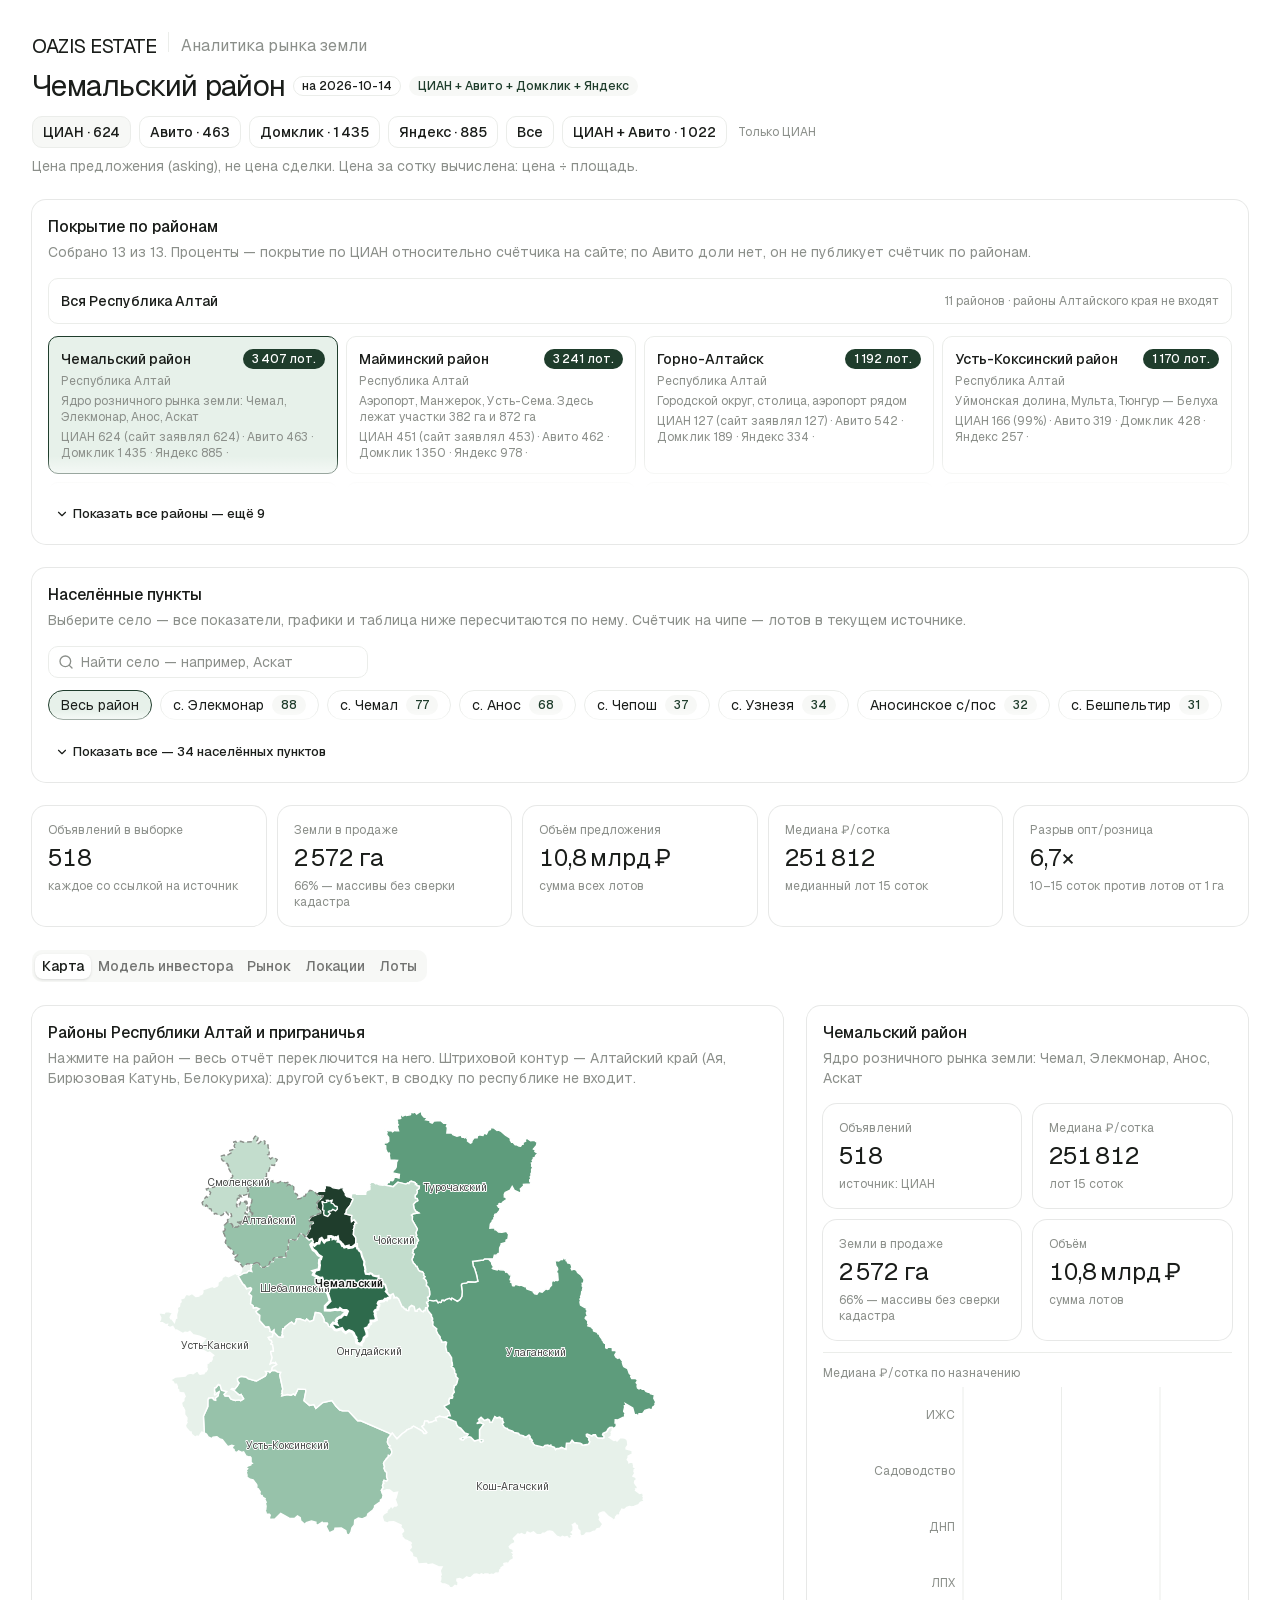
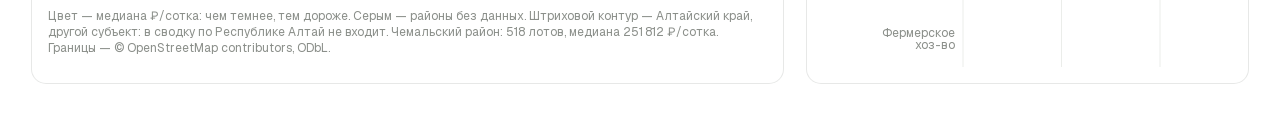
<file: index.html>
<!DOCTYPE html><html lang="en" class="antialiased geist_mono_b4d4e0d7-module__vc6T-a__variable font-sans geist_da832ead-module__aN_Ytq__variable"><head><meta charSet="utf-8"/><meta name="viewport" content="width=device-width, initial-scale=1"/><link rel="preload" href="./_next/static/media/797e433ab948586e-s.p.0r6juujl39pe6.woff2" as="font" crossorigin="" type="font/woff2"/><link rel="preload" href="./_next/static/media/caa3a2e1cccd8315-s.p.0wgildi0cnwt9.woff2" as="font" crossorigin="" type="font/woff2"/><link rel="stylesheet" href="./_next/static/chunks/13ae5e1jz4lus.css" data-precedence="next"/><link rel="preload" as="script" fetchPriority="low" href="./_next/static/chunks/1inwntv0b4r-7.js"/><script src="./_next/static/chunks/3lc5zi0890jqi.js" async=""></script><script src="./_next/static/chunks/1mh6a-0e61pyc.js" async=""></script><script src="./_next/static/chunks/turbopack-32f8xbkxe9dpy.js" async=""></script><script src="./_next/static/chunks/06lam__1yikfn.js" async=""></script><script src="./_next/static/chunks/391mrk-uebfhe.js" async=""></script><link rel="icon" href="/favicon.ico?favicon.2vob68tjqpejf.ico" sizes="256x256" type="image/x-icon"/><meta name="next-size-adjust" content=""/><script src="./_next/static/chunks/0cz1d0mv5g_q7.js" noModule=""></script></head><body><div hidden=""><!--$--><!--/$--></div><script>((a,b,c,d,e,f,g,h)=>{let i=document.documentElement,j=["light","dark"];function k(b){var c;(Array.isArray(a)?a:[a]).forEach(a=>{let c="class"===a,d=c&&f?e.map(a=>f[a]||a):e;c?(i.classList.remove(...d),i.classList.add(f&&f[b]?f[b]:b)):i.setAttribute(a,b)}),c=b,h&&j.includes(c)&&(i.style.colorScheme=c)}if(d)k(d);else try{let a=localStorage.getItem(b)||c,d=g&&"system"===a?window.matchMedia("(prefers-color-scheme: dark)").matches?"dark":"light":a;k(d)}catch(a){}})("class","theme","system",null,["light","dark"],null,true,true)</script><div class="mx-auto flex max-w-[1400px] flex-col gap-6 px-4 py-8 md:px-8"><header class="bg-background sticky top-0 z-30 -mx-4 flex flex-col gap-2 px-4 transition-[padding,box-shadow] md:-mx-8 md:px-8 py-0"><div class="flex flex-wrap items-center gap-3"><span class="font-heading text-xl tracking-tight">OAZIS ESTATE</span><div data-orientation="vertical" role="none" data-slot="separator" class="shrink-0 bg-border data-horizontal:h-px data-horizontal:w-full data-vertical:w-px data-vertical:self-stretch h-5"></div><span class="text-muted-foreground">Аналитика рынка земли</span></div><div class="flex flex-wrap items-center gap-2"><h1 class="font-heading tracking-tight transition-[font-size] text-3xl">Чемальский район</h1><span data-slot="badge" data-variant="outline" class="group/badge inline-flex h-5 w-fit shrink-0 items-center justify-center gap-1 overflow-hidden rounded-4xl border px-2 py-0.5 text-xs font-medium whitespace-nowrap transition-all focus-visible:border-ring focus-visible:ring-[3px] focus-visible:ring-ring/50 has-data-[icon=inline-end]:pr-1.5 has-data-[icon=inline-start]:pl-1.5 aria-invalid:border-destructive aria-invalid:ring-destructive/20 dark:aria-invalid:ring-destructive/40 [&amp;&gt;svg]:pointer-events-none [&amp;&gt;svg]:size-3! border-border text-foreground [a]:hover:bg-muted [a]:hover:text-muted-foreground">на 2026-10-14</span><span data-slot="badge" data-variant="secondary" class="group/badge inline-flex h-5 w-fit shrink-0 items-center justify-center gap-1 overflow-hidden rounded-4xl border border-transparent px-2 py-0.5 text-xs font-medium whitespace-nowrap transition-all focus-visible:border-ring focus-visible:ring-[3px] focus-visible:ring-ring/50 has-data-[icon=inline-end]:pr-1.5 has-data-[icon=inline-start]:pl-1.5 aria-invalid:border-destructive aria-invalid:ring-destructive/20 dark:aria-invalid:ring-destructive/40 [&amp;&gt;svg]:pointer-events-none [&amp;&gt;svg]:size-3! bg-secondary text-secondary-foreground [a]:hover:bg-secondary/80">ЦИАН + Авито + Домклик + Яндекс</span></div><div class="flex flex-wrap items-center gap-3 pt-1"><div dir="ltr" role="radiogroup" data-slot="toggle-group" data-variant="outline" data-spacing="2" data-orientation="horizontal" style="outline:none;--gap:2" class="group/toggle-group flex w-fit flex-row items-center gap-[--spacing(var(--gap))] rounded-lg data-[size=sm]:rounded-[min(var(--radius-md),10px)] data-vertical:flex-col data-vertical:items-stretch flex-wrap" tabindex="-1"><button type="button" data-state="on" role="radio" aria-checked="true" data-slot="toggle-group-item" data-variant="outline" data-size="default" data-spacing="2" class="shrink-0 group-data-[spacing=0]/toggle-group:rounded-none group-data-[spacing=0]/toggle-group:px-2 focus:z-10 focus-visible:z-10 group-data-[spacing=0]/toggle-group:has-data-[icon=inline-end]:pr-1.5 group-data-[spacing=0]/toggle-group:has-data-[icon=inline-start]:pl-1.5 group-data-horizontal/toggle-group:data-[spacing=0]:first:rounded-l-lg group-data-vertical/toggle-group:data-[spacing=0]:first:rounded-t-lg group-data-horizontal/toggle-group:data-[spacing=0]:last:rounded-r-lg group-data-vertical/toggle-group:data-[spacing=0]:last:rounded-b-lg group-data-horizontal/toggle-group:data-[spacing=0]:data-[variant=outline]:border-l-0 group-data-vertical/toggle-group:data-[spacing=0]:data-[variant=outline]:border-t-0 group-data-horizontal/toggle-group:data-[spacing=0]:data-[variant=outline]:first:border-l group-data-vertical/toggle-group:data-[spacing=0]:data-[variant=outline]:first:border-t group/toggle inline-flex items-center justify-center gap-1 rounded-lg text-sm font-medium whitespace-nowrap transition-all outline-none hover:text-foreground focus-visible:border-ring focus-visible:ring-[3px] focus-visible:ring-ring/50 disabled:pointer-events-none disabled:opacity-50 aria-invalid:border-destructive aria-invalid:ring-destructive/20 aria-pressed:bg-muted data-[state=on]:bg-muted dark:aria-invalid:ring-destructive/40 [&amp;_svg]:pointer-events-none [&amp;_svg]:shrink-0 [&amp;_svg:not([class*=&#x27;size-&#x27;])]:size-4 border border-input bg-transparent hover:bg-muted h-8 min-w-8 px-2.5 has-data-[icon=inline-end]:pr-2 has-data-[icon=inline-start]:pl-2" tabindex="-1" data-radix-collection-item="">ЦИАН · 624</button><button type="button" data-state="off" role="radio" aria-checked="false" data-slot="toggle-group-item" data-variant="outline" data-size="default" data-spacing="2" class="shrink-0 group-data-[spacing=0]/toggle-group:rounded-none group-data-[spacing=0]/toggle-group:px-2 focus:z-10 focus-visible:z-10 group-data-[spacing=0]/toggle-group:has-data-[icon=inline-end]:pr-1.5 group-data-[spacing=0]/toggle-group:has-data-[icon=inline-start]:pl-1.5 group-data-horizontal/toggle-group:data-[spacing=0]:first:rounded-l-lg group-data-vertical/toggle-group:data-[spacing=0]:first:rounded-t-lg group-data-horizontal/toggle-group:data-[spacing=0]:last:rounded-r-lg group-data-vertical/toggle-group:data-[spacing=0]:last:rounded-b-lg group-data-horizontal/toggle-group:data-[spacing=0]:data-[variant=outline]:border-l-0 group-data-vertical/toggle-group:data-[spacing=0]:data-[variant=outline]:border-t-0 group-data-horizontal/toggle-group:data-[spacing=0]:data-[variant=outline]:first:border-l group-data-vertical/toggle-group:data-[spacing=0]:data-[variant=outline]:first:border-t group/toggle inline-flex items-center justify-center gap-1 rounded-lg text-sm font-medium whitespace-nowrap transition-all outline-none hover:text-foreground focus-visible:border-ring focus-visible:ring-[3px] focus-visible:ring-ring/50 disabled:pointer-events-none disabled:opacity-50 aria-invalid:border-destructive aria-invalid:ring-destructive/20 aria-pressed:bg-muted data-[state=on]:bg-muted dark:aria-invalid:ring-destructive/40 [&amp;_svg]:pointer-events-none [&amp;_svg]:shrink-0 [&amp;_svg:not([class*=&#x27;size-&#x27;])]:size-4 border border-input bg-transparent hover:bg-muted h-8 min-w-8 px-2.5 has-data-[icon=inline-end]:pr-2 has-data-[icon=inline-start]:pl-2" tabindex="-1" data-radix-collection-item="">Авито · 463</button><button type="button" data-state="off" role="radio" aria-checked="false" data-slot="toggle-group-item" data-variant="outline" data-size="default" data-spacing="2" class="shrink-0 group-data-[spacing=0]/toggle-group:rounded-none group-data-[spacing=0]/toggle-group:px-2 focus:z-10 focus-visible:z-10 group-data-[spacing=0]/toggle-group:has-data-[icon=inline-end]:pr-1.5 group-data-[spacing=0]/toggle-group:has-data-[icon=inline-start]:pl-1.5 group-data-horizontal/toggle-group:data-[spacing=0]:first:rounded-l-lg group-data-vertical/toggle-group:data-[spacing=0]:first:rounded-t-lg group-data-horizontal/toggle-group:data-[spacing=0]:last:rounded-r-lg group-data-vertical/toggle-group:data-[spacing=0]:last:rounded-b-lg group-data-horizontal/toggle-group:data-[spacing=0]:data-[variant=outline]:border-l-0 group-data-vertical/toggle-group:data-[spacing=0]:data-[variant=outline]:border-t-0 group-data-horizontal/toggle-group:data-[spacing=0]:data-[variant=outline]:first:border-l group-data-vertical/toggle-group:data-[spacing=0]:data-[variant=outline]:first:border-t group/toggle inline-flex items-center justify-center gap-1 rounded-lg text-sm font-medium whitespace-nowrap transition-all outline-none hover:text-foreground focus-visible:border-ring focus-visible:ring-[3px] focus-visible:ring-ring/50 disabled:pointer-events-none disabled:opacity-50 aria-invalid:border-destructive aria-invalid:ring-destructive/20 aria-pressed:bg-muted data-[state=on]:bg-muted dark:aria-invalid:ring-destructive/40 [&amp;_svg]:pointer-events-none [&amp;_svg]:shrink-0 [&amp;_svg:not([class*=&#x27;size-&#x27;])]:size-4 border border-input bg-transparent hover:bg-muted h-8 min-w-8 px-2.5 has-data-[icon=inline-end]:pr-2 has-data-[icon=inline-start]:pl-2" tabindex="-1" data-radix-collection-item="">Домклик · 1 435</button><button type="button" data-state="off" role="radio" aria-checked="false" data-slot="toggle-group-item" data-variant="outline" data-size="default" data-spacing="2" class="shrink-0 group-data-[spacing=0]/toggle-group:rounded-none group-data-[spacing=0]/toggle-group:px-2 focus:z-10 focus-visible:z-10 group-data-[spacing=0]/toggle-group:has-data-[icon=inline-end]:pr-1.5 group-data-[spacing=0]/toggle-group:has-data-[icon=inline-start]:pl-1.5 group-data-horizontal/toggle-group:data-[spacing=0]:first:rounded-l-lg group-data-vertical/toggle-group:data-[spacing=0]:first:rounded-t-lg group-data-horizontal/toggle-group:data-[spacing=0]:last:rounded-r-lg group-data-vertical/toggle-group:data-[spacing=0]:last:rounded-b-lg group-data-horizontal/toggle-group:data-[spacing=0]:data-[variant=outline]:border-l-0 group-data-vertical/toggle-group:data-[spacing=0]:data-[variant=outline]:border-t-0 group-data-horizontal/toggle-group:data-[spacing=0]:data-[variant=outline]:first:border-l group-data-vertical/toggle-group:data-[spacing=0]:data-[variant=outline]:first:border-t group/toggle inline-flex items-center justify-center gap-1 rounded-lg text-sm font-medium whitespace-nowrap transition-all outline-none hover:text-foreground focus-visible:border-ring focus-visible:ring-[3px] focus-visible:ring-ring/50 disabled:pointer-events-none disabled:opacity-50 aria-invalid:border-destructive aria-invalid:ring-destructive/20 aria-pressed:bg-muted data-[state=on]:bg-muted dark:aria-invalid:ring-destructive/40 [&amp;_svg]:pointer-events-none [&amp;_svg]:shrink-0 [&amp;_svg:not([class*=&#x27;size-&#x27;])]:size-4 border border-input bg-transparent hover:bg-muted h-8 min-w-8 px-2.5 has-data-[icon=inline-end]:pr-2 has-data-[icon=inline-start]:pl-2" tabindex="-1" data-radix-collection-item="">Яндекс · 885</button><button type="button" data-state="off" role="radio" aria-checked="false" data-slot="toggle-group-item" data-variant="outline" data-size="default" data-spacing="2" class="shrink-0 group-data-[spacing=0]/toggle-group:rounded-none group-data-[spacing=0]/toggle-group:px-2 focus:z-10 focus-visible:z-10 group-data-[spacing=0]/toggle-group:has-data-[icon=inline-end]:pr-1.5 group-data-[spacing=0]/toggle-group:has-data-[icon=inline-start]:pl-1.5 group-data-horizontal/toggle-group:data-[spacing=0]:first:rounded-l-lg group-data-vertical/toggle-group:data-[spacing=0]:first:rounded-t-lg group-data-horizontal/toggle-group:data-[spacing=0]:last:rounded-r-lg group-data-vertical/toggle-group:data-[spacing=0]:last:rounded-b-lg group-data-horizontal/toggle-group:data-[spacing=0]:data-[variant=outline]:border-l-0 group-data-vertical/toggle-group:data-[spacing=0]:data-[variant=outline]:border-t-0 group-data-horizontal/toggle-group:data-[spacing=0]:data-[variant=outline]:first:border-l group-data-vertical/toggle-group:data-[spacing=0]:data-[variant=outline]:first:border-t group/toggle inline-flex items-center justify-center gap-1 rounded-lg text-sm font-medium whitespace-nowrap transition-all outline-none hover:text-foreground focus-visible:border-ring focus-visible:ring-[3px] focus-visible:ring-ring/50 disabled:pointer-events-none disabled:opacity-50 aria-invalid:border-destructive aria-invalid:ring-destructive/20 aria-pressed:bg-muted data-[state=on]:bg-muted dark:aria-invalid:ring-destructive/40 [&amp;_svg]:pointer-events-none [&amp;_svg]:shrink-0 [&amp;_svg:not([class*=&#x27;size-&#x27;])]:size-4 border border-input bg-transparent hover:bg-muted h-8 min-w-8 px-2.5 has-data-[icon=inline-end]:pr-2 has-data-[icon=inline-start]:pl-2" tabindex="-1" data-radix-collection-item="">Все</button><button type="button" data-state="off" role="radio" aria-checked="false" data-slot="toggle-group-item" data-variant="outline" data-size="default" data-spacing="2" class="shrink-0 group-data-[spacing=0]/toggle-group:rounded-none group-data-[spacing=0]/toggle-group:px-2 focus:z-10 focus-visible:z-10 group-data-[spacing=0]/toggle-group:has-data-[icon=inline-end]:pr-1.5 group-data-[spacing=0]/toggle-group:has-data-[icon=inline-start]:pl-1.5 group-data-horizontal/toggle-group:data-[spacing=0]:first:rounded-l-lg group-data-vertical/toggle-group:data-[spacing=0]:first:rounded-t-lg group-data-horizontal/toggle-group:data-[spacing=0]:last:rounded-r-lg group-data-vertical/toggle-group:data-[spacing=0]:last:rounded-b-lg group-data-horizontal/toggle-group:data-[spacing=0]:data-[variant=outline]:border-l-0 group-data-vertical/toggle-group:data-[spacing=0]:data-[variant=outline]:border-t-0 group-data-horizontal/toggle-group:data-[spacing=0]:data-[variant=outline]:first:border-l group-data-vertical/toggle-group:data-[spacing=0]:data-[variant=outline]:first:border-t group/toggle inline-flex items-center justify-center gap-1 rounded-lg text-sm font-medium whitespace-nowrap transition-all outline-none hover:text-foreground focus-visible:border-ring focus-visible:ring-[3px] focus-visible:ring-ring/50 disabled:pointer-events-none disabled:opacity-50 aria-invalid:border-destructive aria-invalid:ring-destructive/20 aria-pressed:bg-muted data-[state=on]:bg-muted dark:aria-invalid:ring-destructive/40 [&amp;_svg]:pointer-events-none [&amp;_svg]:shrink-0 [&amp;_svg:not([class*=&#x27;size-&#x27;])]:size-4 border border-input bg-transparent hover:bg-muted h-8 min-w-8 px-2.5 has-data-[icon=inline-end]:pr-2 has-data-[icon=inline-start]:pl-2" tabindex="-1" data-radix-collection-item="">ЦИАН + Авито · 1 022</button></div><span class="text-muted-foreground text-xs">Только ЦИАН</span></div><p class="text-muted-foreground max-w-3xl text-sm">Цена предложения (asking), не цена сделки. Цена за сотку вычислена: цена ÷ площадь.</p></header><div data-slot="card" data-size="default" class="group/card flex flex-col gap-(--card-spacing) overflow-hidden rounded-xl bg-card py-(--card-spacing) text-sm text-card-foreground ring-1 ring-foreground/10 [--card-spacing:--spacing(4)] has-data-[slot=card-footer]:pb-0 has-[&gt;img:first-child]:pt-0 data-[size=sm]:[--card-spacing:--spacing(3)] data-[size=sm]:has-data-[slot=card-footer]:pb-0 *:[img:first-child]:rounded-t-xl *:[img:last-child]:rounded-b-xl"><div data-slot="card-header" class="group/card-header @container/card-header grid auto-rows-min items-start gap-1 rounded-t-xl px-(--card-spacing) has-data-[slot=card-action]:grid-cols-[1fr_auto] has-data-[slot=card-description]:grid-rows-[auto_auto] [.border-b]:pb-(--card-spacing)"><div data-slot="card-title" class="font-heading text-base leading-snug font-medium group-data-[size=sm]/card:text-sm">Покрытие по районам</div><div data-slot="card-description" class="text-sm text-muted-foreground">Собрано <!-- -->13<!-- --> из <!-- -->13<!-- -->. Проценты — покрытие по ЦИАН относительно счётчика на сайте; по Авито доли нет, он не публикует счётчик по районам.</div></div><div data-slot="card-content" class="px-(--card-spacing) flex flex-col gap-3"><button type="button" class="flex w-full items-center justify-between rounded-lg border p-3 text-left transition-colors hover:bg-accent"><span class="text-sm font-medium">Вся Республика Алтай</span><span class="text-muted-foreground text-xs">11 районов · районы Алтайского края не входят</span></button><div class="flex flex-col gap-3"><div class="relative overflow-hidden" style="max-height:9.5rem"><div class="grid gap-2 sm:grid-cols-2 lg:grid-cols-4"><button type="button" class="flex flex-col items-start gap-1 rounded-lg border p-3 text-left transition-colors hover:bg-accent cursor-pointer border-primary bg-accent"><div class="flex w-full items-start justify-between gap-2"><span class="text-sm font-medium">Чемальский район</span><span data-slot="badge" data-variant="default" class="group/badge inline-flex h-5 w-fit items-center justify-center gap-1 overflow-hidden rounded-4xl border border-transparent px-2 py-0.5 text-xs font-medium whitespace-nowrap transition-all focus-visible:border-ring focus-visible:ring-[3px] focus-visible:ring-ring/50 has-data-[icon=inline-end]:pr-1.5 has-data-[icon=inline-start]:pl-1.5 aria-invalid:border-destructive aria-invalid:ring-destructive/20 dark:aria-invalid:ring-destructive/40 [&amp;&gt;svg]:pointer-events-none [&amp;&gt;svg]:size-3! bg-primary text-primary-foreground [a]:hover:bg-primary/80 shrink-0">3 407 лот.</span></div><span class="text-muted-foreground text-xs">Республика Алтай</span><span class="text-muted-foreground text-xs">Ядро розничного рынка земли: Чемал, Элекмонар, Анос, Аскат</span><span class="text-muted-foreground text-xs"><span>ЦИАН<!-- --> <!-- -->624<!-- --> (сайт заявлял 624)<!-- --> · </span><span>Авито<!-- --> <!-- -->463<!-- --> · </span><span>Домклик<!-- --> <!-- -->1 435<!-- --> · </span><span>Яндекс<!-- --> <!-- -->885<!-- --> · </span></span></button><button type="button" class="flex flex-col items-start gap-1 rounded-lg border p-3 text-left transition-colors hover:bg-accent cursor-pointer"><div class="flex w-full items-start justify-between gap-2"><span class="text-sm font-medium">Майминский район</span><span data-slot="badge" data-variant="default" class="group/badge inline-flex h-5 w-fit items-center justify-center gap-1 overflow-hidden rounded-4xl border border-transparent px-2 py-0.5 text-xs font-medium whitespace-nowrap transition-all focus-visible:border-ring focus-visible:ring-[3px] focus-visible:ring-ring/50 has-data-[icon=inline-end]:pr-1.5 has-data-[icon=inline-start]:pl-1.5 aria-invalid:border-destructive aria-invalid:ring-destructive/20 dark:aria-invalid:ring-destructive/40 [&amp;&gt;svg]:pointer-events-none [&amp;&gt;svg]:size-3! bg-primary text-primary-foreground [a]:hover:bg-primary/80 shrink-0">3 241 лот.</span></div><span class="text-muted-foreground text-xs">Республика Алтай</span><span class="text-muted-foreground text-xs">Аэропорт, Манжерок, Усть-Сема. Здесь лежат участки 382 га и 872 га</span><span class="text-muted-foreground text-xs"><span>ЦИАН<!-- --> <!-- -->451<!-- --> (сайт заявлял 453)<!-- --> · </span><span>Авито<!-- --> <!-- -->462<!-- --> · </span><span>Домклик<!-- --> <!-- -->1 350<!-- --> · </span><span>Яндекс<!-- --> <!-- -->978<!-- --> · </span></span></button><button type="button" class="flex flex-col items-start gap-1 rounded-lg border p-3 text-left transition-colors hover:bg-accent cursor-pointer"><div class="flex w-full items-start justify-between gap-2"><span class="text-sm font-medium">Горно-Алтайск</span><span data-slot="badge" data-variant="default" class="group/badge inline-flex h-5 w-fit items-center justify-center gap-1 overflow-hidden rounded-4xl border border-transparent px-2 py-0.5 text-xs font-medium whitespace-nowrap transition-all focus-visible:border-ring focus-visible:ring-[3px] focus-visible:ring-ring/50 has-data-[icon=inline-end]:pr-1.5 has-data-[icon=inline-start]:pl-1.5 aria-invalid:border-destructive aria-invalid:ring-destructive/20 dark:aria-invalid:ring-destructive/40 [&amp;&gt;svg]:pointer-events-none [&amp;&gt;svg]:size-3! bg-primary text-primary-foreground [a]:hover:bg-primary/80 shrink-0">1 192 лот.</span></div><span class="text-muted-foreground text-xs">Республика Алтай</span><span class="text-muted-foreground text-xs">Городской округ, столица, аэропорт рядом</span><span class="text-muted-foreground text-xs"><span>ЦИАН<!-- --> <!-- -->127<!-- --> (сайт заявлял 127)<!-- --> · </span><span>Авито<!-- --> <!-- -->542<!-- --> · </span><span>Домклик<!-- --> <!-- -->189<!-- --> · </span><span>Яндекс<!-- --> <!-- -->334<!-- --> · </span></span></button><button type="button" class="flex flex-col items-start gap-1 rounded-lg border p-3 text-left transition-colors hover:bg-accent cursor-pointer"><div class="flex w-full items-start justify-between gap-2"><span class="text-sm font-medium">Усть-Коксинский район</span><span data-slot="badge" data-variant="default" class="group/badge inline-flex h-5 w-fit items-center justify-center gap-1 overflow-hidden rounded-4xl border border-transparent px-2 py-0.5 text-xs font-medium whitespace-nowrap transition-all focus-visible:border-ring focus-visible:ring-[3px] focus-visible:ring-ring/50 has-data-[icon=inline-end]:pr-1.5 has-data-[icon=inline-start]:pl-1.5 aria-invalid:border-destructive aria-invalid:ring-destructive/20 dark:aria-invalid:ring-destructive/40 [&amp;&gt;svg]:pointer-events-none [&amp;&gt;svg]:size-3! bg-primary text-primary-foreground [a]:hover:bg-primary/80 shrink-0">1 170 лот.</span></div><span class="text-muted-foreground text-xs">Республика Алтай</span><span class="text-muted-foreground text-xs">Уймонская долина, Мульта, Тюнгур — Белуха</span><span class="text-muted-foreground text-xs"><span>ЦИАН<!-- --> <!-- -->166<!-- --> (99%)<!-- --> · </span><span>Авито<!-- --> <!-- -->319<!-- --> · </span><span>Домклик<!-- --> <!-- -->428<!-- --> · </span><span>Яндекс<!-- --> <!-- -->257<!-- --> · </span></span></button><button type="button" class="flex flex-col items-start gap-1 rounded-lg border p-3 text-left transition-colors hover:bg-accent cursor-pointer"><div class="flex w-full items-start justify-between gap-2"><span class="text-sm font-medium">Турочакский район</span><span data-slot="badge" data-variant="default" class="group/badge inline-flex h-5 w-fit items-center justify-center gap-1 overflow-hidden rounded-4xl border border-transparent px-2 py-0.5 text-xs font-medium whitespace-nowrap transition-all focus-visible:border-ring focus-visible:ring-[3px] focus-visible:ring-ring/50 has-data-[icon=inline-end]:pr-1.5 has-data-[icon=inline-start]:pl-1.5 aria-invalid:border-destructive aria-invalid:ring-destructive/20 dark:aria-invalid:ring-destructive/40 [&amp;&gt;svg]:pointer-events-none [&amp;&gt;svg]:size-3! bg-primary text-primary-foreground [a]:hover:bg-primary/80 shrink-0">1 125 лот.</span></div><span class="text-muted-foreground text-xs">Республика Алтай</span><span class="text-muted-foreground text-xs">Телецкое озеро, Артыбаш, Иогач</span><span class="text-muted-foreground text-xs"><span>ЦИАН<!-- --> <!-- -->239<!-- --> (сайт заявлял 239)<!-- --> · </span><span>Авито<!-- --> <!-- -->370<!-- --> · </span><span>Домклик<!-- --> <!-- -->326<!-- --> · </span><span>Яндекс<!-- --> <!-- -->190<!-- --> · </span></span></button><button type="button" class="flex flex-col items-start gap-1 rounded-lg border p-3 text-left transition-colors hover:bg-accent cursor-pointer"><div class="flex w-full items-start justify-between gap-2"><span class="text-sm font-medium">Алтайский район</span><span data-slot="badge" data-variant="default" class="group/badge inline-flex h-5 w-fit items-center justify-center gap-1 overflow-hidden rounded-4xl border border-transparent px-2 py-0.5 text-xs font-medium whitespace-nowrap transition-all focus-visible:border-ring focus-visible:ring-[3px] focus-visible:ring-ring/50 has-data-[icon=inline-end]:pr-1.5 has-data-[icon=inline-start]:pl-1.5 aria-invalid:border-destructive aria-invalid:ring-destructive/20 dark:aria-invalid:ring-destructive/40 [&amp;&gt;svg]:pointer-events-none [&amp;&gt;svg]:size-3! bg-primary text-primary-foreground [a]:hover:bg-primary/80 shrink-0">1 071 лот.</span></div><span class="text-muted-foreground text-xs">Алтайский край</span><span class="text-muted-foreground text-xs">Ая, Бирюзовая Катунь</span><span class="text-muted-foreground text-xs"><span>ЦИАН<!-- --> <!-- -->217<!-- --> (94%)<!-- --> · </span><span>Авито<!-- --> <!-- -->35<!-- --> · </span><span>Домклик<!-- --> <!-- -->608<!-- --> · </span><span>Яндекс<!-- --> <!-- -->211<!-- --> · </span></span></button><button type="button" class="flex flex-col items-start gap-1 rounded-lg border p-3 text-left transition-colors hover:bg-accent cursor-pointer"><div class="flex w-full items-start justify-between gap-2"><span class="text-sm font-medium">Онгудайский район</span><span data-slot="badge" data-variant="default" class="group/badge inline-flex h-5 w-fit items-center justify-center gap-1 overflow-hidden rounded-4xl border border-transparent px-2 py-0.5 text-xs font-medium whitespace-nowrap transition-all focus-visible:border-ring focus-visible:ring-[3px] focus-visible:ring-ring/50 has-data-[icon=inline-end]:pr-1.5 has-data-[icon=inline-start]:pl-1.5 aria-invalid:border-destructive aria-invalid:ring-destructive/20 dark:aria-invalid:ring-destructive/40 [&amp;&gt;svg]:pointer-events-none [&amp;&gt;svg]:size-3! bg-primary text-primary-foreground [a]:hover:bg-primary/80 shrink-0">856 лот.</span></div><span class="text-muted-foreground text-xs">Республика Алтай</span><span class="text-muted-foreground text-xs">Центр республики, Чуйский тракт, перевалы</span><span class="text-muted-foreground text-xs"><span>ЦИАН<!-- --> <!-- -->78<!-- --> (сайт заявлял 78)<!-- --> · </span><span>Авито<!-- --> <!-- -->277<!-- --> · </span><span>Домклик<!-- --> <!-- -->320<!-- --> · </span><span>Яндекс<!-- --> <!-- -->181<!-- --> · </span></span></button><button type="button" class="flex flex-col items-start gap-1 rounded-lg border p-3 text-left transition-colors hover:bg-accent cursor-pointer"><div class="flex w-full items-start justify-between gap-2"><span class="text-sm font-medium">Кош-Агачский район</span><span data-slot="badge" data-variant="default" class="group/badge inline-flex h-5 w-fit items-center justify-center gap-1 overflow-hidden rounded-4xl border border-transparent px-2 py-0.5 text-xs font-medium whitespace-nowrap transition-all focus-visible:border-ring focus-visible:ring-[3px] focus-visible:ring-ring/50 has-data-[icon=inline-end]:pr-1.5 has-data-[icon=inline-start]:pl-1.5 aria-invalid:border-destructive aria-invalid:ring-destructive/20 dark:aria-invalid:ring-destructive/40 [&amp;&gt;svg]:pointer-events-none [&amp;&gt;svg]:size-3! bg-primary text-primary-foreground [a]:hover:bg-primary/80 shrink-0">589 лот.</span></div><span class="text-muted-foreground text-xs">Республика Алтай</span><span class="text-muted-foreground text-xs">Юго-восток, Чуйская степь, граница с Монголией</span><span class="text-muted-foreground text-xs"><span>ЦИАН<!-- --> <!-- -->73<!-- --> (сайт заявлял 73)<!-- --> · </span><span>Авито<!-- --> <!-- -->136<!-- --> · </span><span>Домклик<!-- --> <!-- -->231<!-- --> · </span><span>Яндекс<!-- --> <!-- -->149<!-- --> · </span></span></button><button type="button" class="flex flex-col items-start gap-1 rounded-lg border p-3 text-left transition-colors hover:bg-accent cursor-pointer"><div class="flex w-full items-start justify-between gap-2"><span class="text-sm font-medium">Шебалинский район</span><span data-slot="badge" data-variant="default" class="group/badge inline-flex h-5 w-fit items-center justify-center gap-1 overflow-hidden rounded-4xl border border-transparent px-2 py-0.5 text-xs font-medium whitespace-nowrap transition-all focus-visible:border-ring focus-visible:ring-[3px] focus-visible:ring-ring/50 has-data-[icon=inline-end]:pr-1.5 has-data-[icon=inline-start]:pl-1.5 aria-invalid:border-destructive aria-invalid:ring-destructive/20 dark:aria-invalid:ring-destructive/40 [&amp;&gt;svg]:pointer-events-none [&amp;&gt;svg]:size-3! bg-primary text-primary-foreground [a]:hover:bg-primary/80 shrink-0">554 лот.</span></div><span class="text-muted-foreground text-xs">Республика Алтай</span><span class="text-muted-foreground text-xs">Чуйский тракт южнее Усть-Семы, Камлак, Черга</span><span class="text-muted-foreground text-xs"><span>ЦИАН<!-- --> <!-- -->86<!-- --> (сайт заявлял 86)<!-- --> · </span><span>Авито<!-- --> <!-- -->93<!-- --> · </span><span>Домклик<!-- --> <!-- -->239<!-- --> · </span><span>Яндекс<!-- --> <!-- -->136<!-- --> · </span></span></button><button type="button" class="flex flex-col items-start gap-1 rounded-lg border p-3 text-left transition-colors hover:bg-accent cursor-pointer"><div class="flex w-full items-start justify-between gap-2"><span class="text-sm font-medium">Улаганский район</span><span data-slot="badge" data-variant="default" class="group/badge inline-flex h-5 w-fit items-center justify-center gap-1 overflow-hidden rounded-4xl border border-transparent px-2 py-0.5 text-xs font-medium whitespace-nowrap transition-all focus-visible:border-ring focus-visible:ring-[3px] focus-visible:ring-ring/50 has-data-[icon=inline-end]:pr-1.5 has-data-[icon=inline-start]:pl-1.5 aria-invalid:border-destructive aria-invalid:ring-destructive/20 dark:aria-invalid:ring-destructive/40 [&amp;&gt;svg]:pointer-events-none [&amp;&gt;svg]:size-3! bg-primary text-primary-foreground [a]:hover:bg-primary/80 shrink-0">381 лот.</span></div><span class="text-muted-foreground text-xs">Республика Алтай</span><span class="text-muted-foreground text-xs">Восток, Улаган, Акташ, Пазырыкские курганы</span><span class="text-muted-foreground text-xs"><span>ЦИАН<!-- --> <!-- -->55<!-- --> (сайт заявлял 55)<!-- --> · </span><span>Авито<!-- --> <!-- -->95<!-- --> · </span><span>Домклик<!-- --> <!-- -->144<!-- --> · </span><span>Яндекс<!-- --> <!-- -->87<!-- --> · </span></span></button><button type="button" class="flex flex-col items-start gap-1 rounded-lg border p-3 text-left transition-colors hover:bg-accent cursor-pointer"><div class="flex w-full items-start justify-between gap-2"><span class="text-sm font-medium">Чойский район</span><span data-slot="badge" data-variant="default" class="group/badge inline-flex h-5 w-fit items-center justify-center gap-1 overflow-hidden rounded-4xl border border-transparent px-2 py-0.5 text-xs font-medium whitespace-nowrap transition-all focus-visible:border-ring focus-visible:ring-[3px] focus-visible:ring-ring/50 has-data-[icon=inline-end]:pr-1.5 has-data-[icon=inline-start]:pl-1.5 aria-invalid:border-destructive aria-invalid:ring-destructive/20 dark:aria-invalid:ring-destructive/40 [&amp;&gt;svg]:pointer-events-none [&amp;&gt;svg]:size-3! bg-primary text-primary-foreground [a]:hover:bg-primary/80 shrink-0">271 лот.</span></div><span class="text-muted-foreground text-xs">Республика Алтай</span><span class="text-muted-foreground text-xs">Север, между Майминским и Турочакским</span><span class="text-muted-foreground text-xs"><span>ЦИАН<!-- --> <!-- -->42<!-- --> (сайт заявлял 42)<!-- --> · </span><span>Авито<!-- --> <!-- -->79<!-- --> · </span><span>Домклик<!-- --> <!-- -->94<!-- --> · </span><span>Яндекс<!-- --> <!-- -->56<!-- --> · </span></span></button><button type="button" class="flex flex-col items-start gap-1 rounded-lg border p-3 text-left transition-colors hover:bg-accent cursor-pointer"><div class="flex w-full items-start justify-between gap-2"><span class="text-sm font-medium">Усть-Канский район</span><span data-slot="badge" data-variant="default" class="group/badge inline-flex h-5 w-fit items-center justify-center gap-1 overflow-hidden rounded-4xl border border-transparent px-2 py-0.5 text-xs font-medium whitespace-nowrap transition-all focus-visible:border-ring focus-visible:ring-[3px] focus-visible:ring-ring/50 has-data-[icon=inline-end]:pr-1.5 has-data-[icon=inline-start]:pl-1.5 aria-invalid:border-destructive aria-invalid:ring-destructive/20 dark:aria-invalid:ring-destructive/40 [&amp;&gt;svg]:pointer-events-none [&amp;&gt;svg]:size-3! bg-primary text-primary-foreground [a]:hover:bg-primary/80 shrink-0">208 лот.</span></div><span class="text-muted-foreground text-xs">Республика Алтай</span><span class="text-muted-foreground text-xs">Запад, Канская степь</span><span class="text-muted-foreground text-xs"><span>ЦИАН<!-- --> <!-- -->20<!-- --> (сайт заявлял 20)<!-- --> · </span><span>Авито<!-- --> <!-- -->73<!-- --> · </span><span>Домклик<!-- --> <!-- -->75<!-- --> · </span><span>Яндекс<!-- --> <!-- -->40<!-- --> · </span></span></button><button type="button" class="flex flex-col items-start gap-1 rounded-lg border p-3 text-left transition-colors hover:bg-accent cursor-pointer"><div class="flex w-full items-start justify-between gap-2"><span class="text-sm font-medium">Смоленский район</span><span data-slot="badge" data-variant="default" class="group/badge inline-flex h-5 w-fit items-center justify-center gap-1 overflow-hidden rounded-4xl border border-transparent px-2 py-0.5 text-xs font-medium whitespace-nowrap transition-all focus-visible:border-ring focus-visible:ring-[3px] focus-visible:ring-ring/50 has-data-[icon=inline-end]:pr-1.5 has-data-[icon=inline-start]:pl-1.5 aria-invalid:border-destructive aria-invalid:ring-destructive/20 dark:aria-invalid:ring-destructive/40 [&amp;&gt;svg]:pointer-events-none [&amp;&gt;svg]:size-3! bg-primary text-primary-foreground [a]:hover:bg-primary/80 shrink-0">82 лот.</span></div><span class="text-muted-foreground text-xs">Алтайский край</span><span class="text-muted-foreground text-xs">Белокуриха и Белокуриха Горная</span><span class="text-muted-foreground text-xs"><span>ЦИАН<!-- --> <!-- -->51<!-- --> (98%)<!-- --> · </span><span>Авито<!-- --> <!-- -->7<!-- --> · </span><span>Яндекс<!-- --> <!-- -->24<!-- --> · </span></span></button></div><div class="from-card pointer-events-none absolute inset-x-0 bottom-0 h-8 bg-gradient-to-t to-transparent"></div></div><button data-slot="button" data-variant="ghost" data-size="sm" class="group/button inline-flex shrink-0 items-center justify-center border border-transparent bg-clip-padding font-medium whitespace-nowrap transition-all outline-none select-none focus-visible:border-ring focus-visible:ring-3 focus-visible:ring-ring/50 active:not-aria-[haspopup]:translate-y-px disabled:pointer-events-none disabled:opacity-50 aria-invalid:border-destructive aria-invalid:ring-3 aria-invalid:ring-destructive/20 dark:aria-invalid:border-destructive/50 dark:aria-invalid:ring-destructive/40 [&amp;_svg]:pointer-events-none [&amp;_svg]:shrink-0 hover:bg-muted hover:text-foreground aria-expanded:bg-muted aria-expanded:text-foreground dark:hover:bg-muted/50 h-7 gap-1 rounded-[min(var(--radius-md),12px)] px-2.5 text-[0.8rem] in-data-[slot=button-group]:rounded-lg has-data-[icon=inline-end]:pr-1.5 has-data-[icon=inline-start]:pl-1.5 [&amp;_svg:not([class*=&#x27;size-&#x27;])]:size-3.5 w-fit"><svg xmlns="http://www.w3.org/2000/svg" width="24" height="24" viewBox="0 0 24 24" fill="none" stroke="currentColor" stroke-width="2" stroke-linecap="round" stroke-linejoin="round" class="lucide lucide-chevron-down transition-transform" aria-hidden="true" data-icon="inline-start"><path d="m6 9 6 6 6-6"></path></svg>Показать все районы — ещё 9</button></div></div></div><div data-slot="card" data-size="default" class="group/card flex flex-col gap-(--card-spacing) overflow-hidden rounded-xl bg-card py-(--card-spacing) text-sm text-card-foreground ring-1 ring-foreground/10 [--card-spacing:--spacing(4)] has-data-[slot=card-footer]:pb-0 has-[&gt;img:first-child]:pt-0 data-[size=sm]:[--card-spacing:--spacing(3)] data-[size=sm]:has-data-[slot=card-footer]:pb-0 *:[img:first-child]:rounded-t-xl *:[img:last-child]:rounded-b-xl"><div data-slot="card-header" class="group/card-header @container/card-header grid auto-rows-min items-start gap-1 rounded-t-xl px-(--card-spacing) has-data-[slot=card-action]:grid-cols-[1fr_auto] has-data-[slot=card-description]:grid-rows-[auto_auto] [.border-b]:pb-(--card-spacing)"><div data-slot="card-title" class="font-heading text-base leading-snug font-medium group-data-[size=sm]/card:text-sm">Населённые пункты</div><div data-slot="card-description" class="text-sm text-muted-foreground">Выберите село — все показатели, графики и таблица ниже пересчитаются по нему. Счётчик на чипе — лотов в текущем источнике.</div></div><div data-slot="card-content" class="px-(--card-spacing)"><div class="flex flex-col gap-3"><div class="relative max-w-xs"><svg xmlns="http://www.w3.org/2000/svg" width="24" height="24" viewBox="0 0 24 24" fill="none" stroke="currentColor" stroke-width="2" stroke-linecap="round" stroke-linejoin="round" class="lucide lucide-search text-muted-foreground absolute top-1/2 left-2.5 size-4 -translate-y-1/2" aria-hidden="true"><path d="m21 21-4.34-4.34"></path><circle cx="11" cy="11" r="8"></circle></svg><input data-slot="input" class="h-8 w-full min-w-0 rounded-lg border border-input bg-transparent px-2.5 py-1 text-base transition-colors outline-none file:inline-flex file:h-6 file:border-0 file:bg-transparent file:text-sm file:font-medium file:text-foreground placeholder:text-muted-foreground focus-visible:border-ring focus-visible:ring-3 focus-visible:ring-ring/50 disabled:pointer-events-none disabled:cursor-not-allowed disabled:bg-input/50 disabled:opacity-50 aria-invalid:border-destructive aria-invalid:ring-3 aria-invalid:ring-destructive/20 md:text-sm dark:bg-input/30 dark:disabled:bg-input/80 dark:aria-invalid:border-destructive/50 dark:aria-invalid:ring-destructive/40 pl-8" placeholder="Найти село — например, Аскат" value=""/></div><div class="relative overflow-hidden" style="max-height:2.25rem"><div class="flex flex-wrap gap-2"><button type="button" class="rounded-full border px-3 py-1 text-sm transition-colors border-primary bg-accent">Весь район</button><button type="button" class="flex items-center gap-2 rounded-full border px-3 py-1 text-sm transition-colors hover:bg-accent">с. Элекмонар<span data-slot="badge" data-variant="secondary" class="group/badge inline-flex h-5 w-fit shrink-0 items-center justify-center gap-1 overflow-hidden rounded-4xl border border-transparent px-2 py-0.5 text-xs font-medium whitespace-nowrap transition-all focus-visible:border-ring focus-visible:ring-[3px] focus-visible:ring-ring/50 has-data-[icon=inline-end]:pr-1.5 has-data-[icon=inline-start]:pl-1.5 aria-invalid:border-destructive aria-invalid:ring-destructive/20 dark:aria-invalid:ring-destructive/40 [&amp;&gt;svg]:pointer-events-none [&amp;&gt;svg]:size-3! bg-secondary text-secondary-foreground [a]:hover:bg-secondary/80">88</span></button><button type="button" class="flex items-center gap-2 rounded-full border px-3 py-1 text-sm transition-colors hover:bg-accent">с. Чемал<span data-slot="badge" data-variant="secondary" class="group/badge inline-flex h-5 w-fit shrink-0 items-center justify-center gap-1 overflow-hidden rounded-4xl border border-transparent px-2 py-0.5 text-xs font-medium whitespace-nowrap transition-all focus-visible:border-ring focus-visible:ring-[3px] focus-visible:ring-ring/50 has-data-[icon=inline-end]:pr-1.5 has-data-[icon=inline-start]:pl-1.5 aria-invalid:border-destructive aria-invalid:ring-destructive/20 dark:aria-invalid:ring-destructive/40 [&amp;&gt;svg]:pointer-events-none [&amp;&gt;svg]:size-3! bg-secondary text-secondary-foreground [a]:hover:bg-secondary/80">77</span></button><button type="button" class="flex items-center gap-2 rounded-full border px-3 py-1 text-sm transition-colors hover:bg-accent">с. Анос<span data-slot="badge" data-variant="secondary" class="group/badge inline-flex h-5 w-fit shrink-0 items-center justify-center gap-1 overflow-hidden rounded-4xl border border-transparent px-2 py-0.5 text-xs font-medium whitespace-nowrap transition-all focus-visible:border-ring focus-visible:ring-[3px] focus-visible:ring-ring/50 has-data-[icon=inline-end]:pr-1.5 has-data-[icon=inline-start]:pl-1.5 aria-invalid:border-destructive aria-invalid:ring-destructive/20 dark:aria-invalid:ring-destructive/40 [&amp;&gt;svg]:pointer-events-none [&amp;&gt;svg]:size-3! bg-secondary text-secondary-foreground [a]:hover:bg-secondary/80">68</span></button><button type="button" class="flex items-center gap-2 rounded-full border px-3 py-1 text-sm transition-colors hover:bg-accent">с. Чепош<span data-slot="badge" data-variant="secondary" class="group/badge inline-flex h-5 w-fit shrink-0 items-center justify-center gap-1 overflow-hidden rounded-4xl border border-transparent px-2 py-0.5 text-xs font-medium whitespace-nowrap transition-all focus-visible:border-ring focus-visible:ring-[3px] focus-visible:ring-ring/50 has-data-[icon=inline-end]:pr-1.5 has-data-[icon=inline-start]:pl-1.5 aria-invalid:border-destructive aria-invalid:ring-destructive/20 dark:aria-invalid:ring-destructive/40 [&amp;&gt;svg]:pointer-events-none [&amp;&gt;svg]:size-3! bg-secondary text-secondary-foreground [a]:hover:bg-secondary/80">37</span></button><button type="button" class="flex items-center gap-2 rounded-full border px-3 py-1 text-sm transition-colors hover:bg-accent">с. Узнезя<span data-slot="badge" data-variant="secondary" class="group/badge inline-flex h-5 w-fit shrink-0 items-center justify-center gap-1 overflow-hidden rounded-4xl border border-transparent px-2 py-0.5 text-xs font-medium whitespace-nowrap transition-all focus-visible:border-ring focus-visible:ring-[3px] focus-visible:ring-ring/50 has-data-[icon=inline-end]:pr-1.5 has-data-[icon=inline-start]:pl-1.5 aria-invalid:border-destructive aria-invalid:ring-destructive/20 dark:aria-invalid:ring-destructive/40 [&amp;&gt;svg]:pointer-events-none [&amp;&gt;svg]:size-3! bg-secondary text-secondary-foreground [a]:hover:bg-secondary/80">34</span></button><button type="button" class="flex items-center gap-2 rounded-full border px-3 py-1 text-sm transition-colors hover:bg-accent">Аносинское с/пос<span data-slot="badge" data-variant="secondary" class="group/badge inline-flex h-5 w-fit shrink-0 items-center justify-center gap-1 overflow-hidden rounded-4xl border border-transparent px-2 py-0.5 text-xs font-medium whitespace-nowrap transition-all focus-visible:border-ring focus-visible:ring-[3px] focus-visible:ring-ring/50 has-data-[icon=inline-end]:pr-1.5 has-data-[icon=inline-start]:pl-1.5 aria-invalid:border-destructive aria-invalid:ring-destructive/20 dark:aria-invalid:ring-destructive/40 [&amp;&gt;svg]:pointer-events-none [&amp;&gt;svg]:size-3! bg-secondary text-secondary-foreground [a]:hover:bg-secondary/80">32</span></button><button type="button" class="flex items-center gap-2 rounded-full border px-3 py-1 text-sm transition-colors hover:bg-accent">с. Бешпельтир<span data-slot="badge" data-variant="secondary" class="group/badge inline-flex h-5 w-fit shrink-0 items-center justify-center gap-1 overflow-hidden rounded-4xl border border-transparent px-2 py-0.5 text-xs font-medium whitespace-nowrap transition-all focus-visible:border-ring focus-visible:ring-[3px] focus-visible:ring-ring/50 has-data-[icon=inline-end]:pr-1.5 has-data-[icon=inline-start]:pl-1.5 aria-invalid:border-destructive aria-invalid:ring-destructive/20 dark:aria-invalid:ring-destructive/40 [&amp;&gt;svg]:pointer-events-none [&amp;&gt;svg]:size-3! bg-secondary text-secondary-foreground [a]:hover:bg-secondary/80">31</span></button><button type="button" class="flex items-center gap-2 rounded-full border px-3 py-1 text-sm transition-colors hover:bg-accent">кп Седьмое Небо<span data-slot="badge" data-variant="secondary" class="group/badge inline-flex h-5 w-fit shrink-0 items-center justify-center gap-1 overflow-hidden rounded-4xl border border-transparent px-2 py-0.5 text-xs font-medium whitespace-nowrap transition-all focus-visible:border-ring focus-visible:ring-[3px] focus-visible:ring-ring/50 has-data-[icon=inline-end]:pr-1.5 has-data-[icon=inline-start]:pl-1.5 aria-invalid:border-destructive aria-invalid:ring-destructive/20 dark:aria-invalid:ring-destructive/40 [&amp;&gt;svg]:pointer-events-none [&amp;&gt;svg]:size-3! bg-secondary text-secondary-foreground [a]:hover:bg-secondary/80">24</span></button><button type="button" class="flex items-center gap-2 rounded-full border px-3 py-1 text-sm transition-colors hover:bg-accent">с. Турбаза Катунь<span data-slot="badge" data-variant="secondary" class="group/badge inline-flex h-5 w-fit shrink-0 items-center justify-center gap-1 overflow-hidden rounded-4xl border border-transparent px-2 py-0.5 text-xs font-medium whitespace-nowrap transition-all focus-visible:border-ring focus-visible:ring-[3px] focus-visible:ring-ring/50 has-data-[icon=inline-end]:pr-1.5 has-data-[icon=inline-start]:pl-1.5 aria-invalid:border-destructive aria-invalid:ring-destructive/20 dark:aria-invalid:ring-destructive/40 [&amp;&gt;svg]:pointer-events-none [&amp;&gt;svg]:size-3! bg-secondary text-secondary-foreground [a]:hover:bg-secondary/80">23</span></button><button type="button" class="flex items-center gap-2 rounded-full border px-3 py-1 text-sm transition-colors hover:bg-accent">с. Куюс<span data-slot="badge" data-variant="secondary" class="group/badge inline-flex h-5 w-fit shrink-0 items-center justify-center gap-1 overflow-hidden rounded-4xl border border-transparent px-2 py-0.5 text-xs font-medium whitespace-nowrap transition-all focus-visible:border-ring focus-visible:ring-[3px] focus-visible:ring-ring/50 has-data-[icon=inline-end]:pr-1.5 has-data-[icon=inline-start]:pl-1.5 aria-invalid:border-destructive aria-invalid:ring-destructive/20 dark:aria-invalid:ring-destructive/40 [&amp;&gt;svg]:pointer-events-none [&amp;&gt;svg]:size-3! bg-secondary text-secondary-foreground [a]:hover:bg-secondary/80">21</span></button><button type="button" class="flex items-center gap-2 rounded-full border px-3 py-1 text-sm transition-colors hover:bg-accent">Чемальское с/пос<span data-slot="badge" data-variant="secondary" class="group/badge inline-flex h-5 w-fit shrink-0 items-center justify-center gap-1 overflow-hidden rounded-4xl border border-transparent px-2 py-0.5 text-xs font-medium whitespace-nowrap transition-all focus-visible:border-ring focus-visible:ring-[3px] focus-visible:ring-ring/50 has-data-[icon=inline-end]:pr-1.5 has-data-[icon=inline-start]:pl-1.5 aria-invalid:border-destructive aria-invalid:ring-destructive/20 dark:aria-invalid:ring-destructive/40 [&amp;&gt;svg]:pointer-events-none [&amp;&gt;svg]:size-3! bg-secondary text-secondary-foreground [a]:hover:bg-secondary/80">21</span></button><button type="button" class="flex items-center gap-2 rounded-full border px-3 py-1 text-sm transition-colors hover:bg-accent">пос. Верх-Анос<span data-slot="badge" data-variant="secondary" class="group/badge inline-flex h-5 w-fit shrink-0 items-center justify-center gap-1 overflow-hidden rounded-4xl border border-transparent px-2 py-0.5 text-xs font-medium whitespace-nowrap transition-all focus-visible:border-ring focus-visible:ring-[3px] focus-visible:ring-ring/50 has-data-[icon=inline-end]:pr-1.5 has-data-[icon=inline-start]:pl-1.5 aria-invalid:border-destructive aria-invalid:ring-destructive/20 dark:aria-invalid:ring-destructive/40 [&amp;&gt;svg]:pointer-events-none [&amp;&gt;svg]:size-3! bg-secondary text-secondary-foreground [a]:hover:bg-secondary/80">20</span></button><button type="button" class="flex items-center gap-2 rounded-full border px-3 py-1 text-sm transition-colors hover:bg-accent">Элекмонарское с/пос<span data-slot="badge" data-variant="secondary" class="group/badge inline-flex h-5 w-fit shrink-0 items-center justify-center gap-1 overflow-hidden rounded-4xl border border-transparent px-2 py-0.5 text-xs font-medium whitespace-nowrap transition-all focus-visible:border-ring focus-visible:ring-[3px] focus-visible:ring-ring/50 has-data-[icon=inline-end]:pr-1.5 has-data-[icon=inline-start]:pl-1.5 aria-invalid:border-destructive aria-invalid:ring-destructive/20 dark:aria-invalid:ring-destructive/40 [&amp;&gt;svg]:pointer-events-none [&amp;&gt;svg]:size-3! bg-secondary text-secondary-foreground [a]:hover:bg-secondary/80">20</span></button><button type="button" class="flex items-center gap-2 rounded-full border px-3 py-1 text-sm transition-colors hover:bg-accent">с. Аюла<span data-slot="badge" data-variant="secondary" class="group/badge inline-flex h-5 w-fit shrink-0 items-center justify-center gap-1 overflow-hidden rounded-4xl border border-transparent px-2 py-0.5 text-xs font-medium whitespace-nowrap transition-all focus-visible:border-ring focus-visible:ring-[3px] focus-visible:ring-ring/50 has-data-[icon=inline-end]:pr-1.5 has-data-[icon=inline-start]:pl-1.5 aria-invalid:border-destructive aria-invalid:ring-destructive/20 dark:aria-invalid:ring-destructive/40 [&amp;&gt;svg]:pointer-events-none [&amp;&gt;svg]:size-3! bg-secondary text-secondary-foreground [a]:hover:bg-secondary/80">16</span></button><button type="button" class="flex items-center gap-2 rounded-full border px-3 py-1 text-sm transition-colors hover:bg-accent">Посёлок Усть-Сема<span data-slot="badge" data-variant="secondary" class="group/badge inline-flex h-5 w-fit shrink-0 items-center justify-center gap-1 overflow-hidden rounded-4xl border border-transparent px-2 py-0.5 text-xs font-medium whitespace-nowrap transition-all focus-visible:border-ring focus-visible:ring-[3px] focus-visible:ring-ring/50 has-data-[icon=inline-end]:pr-1.5 has-data-[icon=inline-start]:pl-1.5 aria-invalid:border-destructive aria-invalid:ring-destructive/20 dark:aria-invalid:ring-destructive/40 [&amp;&gt;svg]:pointer-events-none [&amp;&gt;svg]:size-3! bg-secondary text-secondary-foreground [a]:hover:bg-secondary/80">13</span></button><button type="button" class="flex items-center gap-2 rounded-full border px-3 py-1 text-sm transition-colors hover:bg-accent">с. Еланда<span data-slot="badge" data-variant="secondary" class="group/badge inline-flex h-5 w-fit shrink-0 items-center justify-center gap-1 overflow-hidden rounded-4xl border border-transparent px-2 py-0.5 text-xs font-medium whitespace-nowrap transition-all focus-visible:border-ring focus-visible:ring-[3px] focus-visible:ring-ring/50 has-data-[icon=inline-end]:pr-1.5 has-data-[icon=inline-start]:pl-1.5 aria-invalid:border-destructive aria-invalid:ring-destructive/20 dark:aria-invalid:ring-destructive/40 [&amp;&gt;svg]:pointer-events-none [&amp;&gt;svg]:size-3! bg-secondary text-secondary-foreground [a]:hover:bg-secondary/80">12</span></button><button type="button" class="flex items-center gap-2 rounded-full border px-3 py-1 text-sm transition-colors hover:bg-accent">Куюсское с/пос<span data-slot="badge" data-variant="secondary" class="group/badge inline-flex h-5 w-fit shrink-0 items-center justify-center gap-1 overflow-hidden rounded-4xl border border-transparent px-2 py-0.5 text-xs font-medium whitespace-nowrap transition-all focus-visible:border-ring focus-visible:ring-[3px] focus-visible:ring-ring/50 has-data-[icon=inline-end]:pr-1.5 has-data-[icon=inline-start]:pl-1.5 aria-invalid:border-destructive aria-invalid:ring-destructive/20 dark:aria-invalid:ring-destructive/40 [&amp;&gt;svg]:pointer-events-none [&amp;&gt;svg]:size-3! bg-secondary text-secondary-foreground [a]:hover:bg-secondary/80">9</span></button><button type="button" class="flex items-center gap-2 rounded-full border px-3 py-1 text-sm transition-colors hover:bg-accent">с. Уожан<span data-slot="badge" data-variant="secondary" class="group/badge inline-flex h-5 w-fit shrink-0 items-center justify-center gap-1 overflow-hidden rounded-4xl border border-transparent px-2 py-0.5 text-xs font-medium whitespace-nowrap transition-all focus-visible:border-ring focus-visible:ring-[3px] focus-visible:ring-ring/50 has-data-[icon=inline-end]:pr-1.5 has-data-[icon=inline-start]:pl-1.5 aria-invalid:border-destructive aria-invalid:ring-destructive/20 dark:aria-invalid:ring-destructive/40 [&amp;&gt;svg]:pointer-events-none [&amp;&gt;svg]:size-3! bg-secondary text-secondary-foreground [a]:hover:bg-secondary/80">8</span></button><button type="button" class="flex items-center gap-2 rounded-full border px-3 py-1 text-sm transition-colors hover:bg-accent">Узнезинское с/пос<span data-slot="badge" data-variant="secondary" class="group/badge inline-flex h-5 w-fit shrink-0 items-center justify-center gap-1 overflow-hidden rounded-4xl border border-transparent px-2 py-0.5 text-xs font-medium whitespace-nowrap transition-all focus-visible:border-ring focus-visible:ring-[3px] focus-visible:ring-ring/50 has-data-[icon=inline-end]:pr-1.5 has-data-[icon=inline-start]:pl-1.5 aria-invalid:border-destructive aria-invalid:ring-destructive/20 dark:aria-invalid:ring-destructive/40 [&amp;&gt;svg]:pointer-events-none [&amp;&gt;svg]:size-3! bg-secondary text-secondary-foreground [a]:hover:bg-secondary/80">8</span></button><button type="button" class="flex items-center gap-2 rounded-full border px-3 py-1 text-sm transition-colors hover:bg-accent">ДПК Рублёвка<span data-slot="badge" data-variant="secondary" class="group/badge inline-flex h-5 w-fit shrink-0 items-center justify-center gap-1 overflow-hidden rounded-4xl border border-transparent px-2 py-0.5 text-xs font-medium whitespace-nowrap transition-all focus-visible:border-ring focus-visible:ring-[3px] focus-visible:ring-ring/50 has-data-[icon=inline-end]:pr-1.5 has-data-[icon=inline-start]:pl-1.5 aria-invalid:border-destructive aria-invalid:ring-destructive/20 dark:aria-invalid:ring-destructive/40 [&amp;&gt;svg]:pointer-events-none [&amp;&gt;svg]:size-3! bg-secondary text-secondary-foreground [a]:hover:bg-secondary/80">6</span></button><button type="button" class="flex items-center gap-2 rounded-full border px-3 py-1 text-sm transition-colors hover:bg-accent">с. Эдиган<span data-slot="badge" data-variant="secondary" class="group/badge inline-flex h-5 w-fit shrink-0 items-center justify-center gap-1 overflow-hidden rounded-4xl border border-transparent px-2 py-0.5 text-xs font-medium whitespace-nowrap transition-all focus-visible:border-ring focus-visible:ring-[3px] focus-visible:ring-ring/50 has-data-[icon=inline-end]:pr-1.5 has-data-[icon=inline-start]:pl-1.5 aria-invalid:border-destructive aria-invalid:ring-destructive/20 dark:aria-invalid:ring-destructive/40 [&amp;&gt;svg]:pointer-events-none [&amp;&gt;svg]:size-3! bg-secondary text-secondary-foreground [a]:hover:bg-secondary/80">6</span></button><button type="button" class="flex items-center gap-2 rounded-full border px-3 py-1 text-sm transition-colors hover:bg-accent">с. Нижний Куюм<span data-slot="badge" data-variant="secondary" class="group/badge inline-flex h-5 w-fit shrink-0 items-center justify-center gap-1 overflow-hidden rounded-4xl border border-transparent px-2 py-0.5 text-xs font-medium whitespace-nowrap transition-all focus-visible:border-ring focus-visible:ring-[3px] focus-visible:ring-ring/50 has-data-[icon=inline-end]:pr-1.5 has-data-[icon=inline-start]:pl-1.5 aria-invalid:border-destructive aria-invalid:ring-destructive/20 dark:aria-invalid:ring-destructive/40 [&amp;&gt;svg]:pointer-events-none [&amp;&gt;svg]:size-3! bg-secondary text-secondary-foreground [a]:hover:bg-secondary/80">6</span></button><button type="button" class="flex items-center gap-2 rounded-full border px-3 py-1 text-sm transition-colors hover:bg-accent">с. Аскат<span data-slot="badge" data-variant="secondary" class="group/badge inline-flex h-5 w-fit shrink-0 items-center justify-center gap-1 overflow-hidden rounded-4xl border border-transparent px-2 py-0.5 text-xs font-medium whitespace-nowrap transition-all focus-visible:border-ring focus-visible:ring-[3px] focus-visible:ring-ring/50 has-data-[icon=inline-end]:pr-1.5 has-data-[icon=inline-start]:pl-1.5 aria-invalid:border-destructive aria-invalid:ring-destructive/20 dark:aria-invalid:ring-destructive/40 [&amp;&gt;svg]:pointer-events-none [&amp;&gt;svg]:size-3! bg-secondary text-secondary-foreground [a]:hover:bg-secondary/80">6</span></button><button type="button" class="flex items-center gap-2 rounded-full border px-3 py-1 text-sm transition-colors hover:bg-accent">Чемальский тракт<span data-slot="badge" data-variant="secondary" class="group/badge inline-flex h-5 w-fit shrink-0 items-center justify-center gap-1 overflow-hidden rounded-4xl border border-transparent px-2 py-0.5 text-xs font-medium whitespace-nowrap transition-all focus-visible:border-ring focus-visible:ring-[3px] focus-visible:ring-ring/50 has-data-[icon=inline-end]:pr-1.5 has-data-[icon=inline-start]:pl-1.5 aria-invalid:border-destructive aria-invalid:ring-destructive/20 dark:aria-invalid:ring-destructive/40 [&amp;&gt;svg]:pointer-events-none [&amp;&gt;svg]:size-3! bg-secondary text-secondary-foreground [a]:hover:bg-secondary/80">6</span></button><button type="button" class="flex items-center gap-2 rounded-full border px-3 py-1 text-sm transition-colors hover:bg-accent">Чепошское с/пос<span data-slot="badge" data-variant="secondary" class="group/badge inline-flex h-5 w-fit shrink-0 items-center justify-center gap-1 overflow-hidden rounded-4xl border border-transparent px-2 py-0.5 text-xs font-medium whitespace-nowrap transition-all focus-visible:border-ring focus-visible:ring-[3px] focus-visible:ring-ring/50 has-data-[icon=inline-end]:pr-1.5 has-data-[icon=inline-start]:pl-1.5 aria-invalid:border-destructive aria-invalid:ring-destructive/20 dark:aria-invalid:ring-destructive/40 [&amp;&gt;svg]:pointer-events-none [&amp;&gt;svg]:size-3! bg-secondary text-secondary-foreground [a]:hover:bg-secondary/80">6</span></button><button type="button" class="flex items-center gap-2 rounded-full border px-3 py-1 text-sm transition-colors hover:bg-accent">Радуга Жизни СНТ<span data-slot="badge" data-variant="secondary" class="group/badge inline-flex h-5 w-fit shrink-0 items-center justify-center gap-1 overflow-hidden rounded-4xl border border-transparent px-2 py-0.5 text-xs font-medium whitespace-nowrap transition-all focus-visible:border-ring focus-visible:ring-[3px] focus-visible:ring-ring/50 has-data-[icon=inline-end]:pr-1.5 has-data-[icon=inline-start]:pl-1.5 aria-invalid:border-destructive aria-invalid:ring-destructive/20 dark:aria-invalid:ring-destructive/40 [&amp;&gt;svg]:pointer-events-none [&amp;&gt;svg]:size-3! bg-secondary text-secondary-foreground [a]:hover:bg-secondary/80">5</span></button><button type="button" class="flex items-center gap-2 rounded-full border px-3 py-1 text-sm transition-colors hover:bg-accent">пос. Каракол<span data-slot="badge" data-variant="secondary" class="group/badge inline-flex h-5 w-fit shrink-0 items-center justify-center gap-1 overflow-hidden rounded-4xl border border-transparent px-2 py-0.5 text-xs font-medium whitespace-nowrap transition-all focus-visible:border-ring focus-visible:ring-[3px] focus-visible:ring-ring/50 has-data-[icon=inline-end]:pr-1.5 has-data-[icon=inline-start]:pl-1.5 aria-invalid:border-destructive aria-invalid:ring-destructive/20 dark:aria-invalid:ring-destructive/40 [&amp;&gt;svg]:pointer-events-none [&amp;&gt;svg]:size-3! bg-secondary text-secondary-foreground [a]:hover:bg-secondary/80">4</span></button><button type="button" class="flex items-center gap-2 rounded-full border px-3 py-1 text-sm transition-colors hover:bg-accent">с. Ороктой<span data-slot="badge" data-variant="secondary" class="group/badge inline-flex h-5 w-fit shrink-0 items-center justify-center gap-1 overflow-hidden rounded-4xl border border-transparent px-2 py-0.5 text-xs font-medium whitespace-nowrap transition-all focus-visible:border-ring focus-visible:ring-[3px] focus-visible:ring-ring/50 has-data-[icon=inline-end]:pr-1.5 has-data-[icon=inline-start]:pl-1.5 aria-invalid:border-destructive aria-invalid:ring-destructive/20 dark:aria-invalid:ring-destructive/40 [&amp;&gt;svg]:pointer-events-none [&amp;&gt;svg]:size-3! bg-secondary text-secondary-foreground [a]:hover:bg-secondary/80">3</span></button><button type="button" class="flex items-center gap-2 rounded-full border px-3 py-1 text-sm transition-colors hover:bg-accent">с. Толгоек<span data-slot="badge" data-variant="secondary" class="group/badge inline-flex h-5 w-fit shrink-0 items-center justify-center gap-1 overflow-hidden rounded-4xl border border-transparent px-2 py-0.5 text-xs font-medium whitespace-nowrap transition-all focus-visible:border-ring focus-visible:ring-[3px] focus-visible:ring-ring/50 has-data-[icon=inline-end]:pr-1.5 has-data-[icon=inline-start]:pl-1.5 aria-invalid:border-destructive aria-invalid:ring-destructive/20 dark:aria-invalid:ring-destructive/40 [&amp;&gt;svg]:pointer-events-none [&amp;&gt;svg]:size-3! bg-secondary text-secondary-foreground [a]:hover:bg-secondary/80">3</span></button><button type="button" class="flex items-center gap-2 rounded-full border px-3 py-1 text-sm transition-colors hover:bg-accent">Урочище Каратурук тер.<span data-slot="badge" data-variant="secondary" class="group/badge inline-flex h-5 w-fit shrink-0 items-center justify-center gap-1 overflow-hidden rounded-4xl border border-transparent px-2 py-0.5 text-xs font-medium whitespace-nowrap transition-all focus-visible:border-ring focus-visible:ring-[3px] focus-visible:ring-ring/50 has-data-[icon=inline-end]:pr-1.5 has-data-[icon=inline-start]:pl-1.5 aria-invalid:border-destructive aria-invalid:ring-destructive/20 dark:aria-invalid:ring-destructive/40 [&amp;&gt;svg]:pointer-events-none [&amp;&gt;svg]:size-3! bg-secondary text-secondary-foreground [a]:hover:bg-secondary/80">3</span></button><button type="button" class="flex items-center gap-2 rounded-full border px-3 py-1 text-sm transition-colors hover:bg-accent">Урочище Киндерли ДНП<span data-slot="badge" data-variant="secondary" class="group/badge inline-flex h-5 w-fit shrink-0 items-center justify-center gap-1 overflow-hidden rounded-4xl border border-transparent px-2 py-0.5 text-xs font-medium whitespace-nowrap transition-all focus-visible:border-ring focus-visible:ring-[3px] focus-visible:ring-ring/50 has-data-[icon=inline-end]:pr-1.5 has-data-[icon=inline-start]:pl-1.5 aria-invalid:border-destructive aria-invalid:ring-destructive/20 dark:aria-invalid:ring-destructive/40 [&amp;&gt;svg]:pointer-events-none [&amp;&gt;svg]:size-3! bg-secondary text-secondary-foreground [a]:hover:bg-secondary/80">3</span></button><button type="button" class="flex items-center gap-2 rounded-full border px-3 py-1 text-sm transition-colors hover:bg-accent">Ареда урочище<span data-slot="badge" data-variant="secondary" class="group/badge inline-flex h-5 w-fit shrink-0 items-center justify-center gap-1 overflow-hidden rounded-4xl border border-transparent px-2 py-0.5 text-xs font-medium whitespace-nowrap transition-all focus-visible:border-ring focus-visible:ring-[3px] focus-visible:ring-ring/50 has-data-[icon=inline-end]:pr-1.5 has-data-[icon=inline-start]:pl-1.5 aria-invalid:border-destructive aria-invalid:ring-destructive/20 dark:aria-invalid:ring-destructive/40 [&amp;&gt;svg]:pointer-events-none [&amp;&gt;svg]:size-3! bg-secondary text-secondary-foreground [a]:hover:bg-secondary/80">2</span></button><button type="button" class="flex items-center gap-2 rounded-full border px-3 py-1 text-sm transition-colors hover:bg-accent">Бешпельтирское с/пос<span data-slot="badge" data-variant="secondary" class="group/badge inline-flex h-5 w-fit shrink-0 items-center justify-center gap-1 overflow-hidden rounded-4xl border border-transparent px-2 py-0.5 text-xs font-medium whitespace-nowrap transition-all focus-visible:border-ring focus-visible:ring-[3px] focus-visible:ring-ring/50 has-data-[icon=inline-end]:pr-1.5 has-data-[icon=inline-start]:pl-1.5 aria-invalid:border-destructive aria-invalid:ring-destructive/20 dark:aria-invalid:ring-destructive/40 [&amp;&gt;svg]:pointer-events-none [&amp;&gt;svg]:size-3! bg-secondary text-secondary-foreground [a]:hover:bg-secondary/80">2</span></button><button type="button" class="flex items-center gap-2 rounded-full border px-3 py-1 text-sm transition-colors hover:bg-accent">Верхний Куюм урочище<span data-slot="badge" data-variant="secondary" class="group/badge inline-flex h-5 w-fit shrink-0 items-center justify-center gap-1 overflow-hidden rounded-4xl border border-transparent px-2 py-0.5 text-xs font-medium whitespace-nowrap transition-all focus-visible:border-ring focus-visible:ring-[3px] focus-visible:ring-ring/50 has-data-[icon=inline-end]:pr-1.5 has-data-[icon=inline-start]:pl-1.5 aria-invalid:border-destructive aria-invalid:ring-destructive/20 dark:aria-invalid:ring-destructive/40 [&amp;&gt;svg]:pointer-events-none [&amp;&gt;svg]:size-3! bg-secondary text-secondary-foreground [a]:hover:bg-secondary/80">1</span></button></div><div class="from-card pointer-events-none absolute inset-x-0 bottom-0 h-4 bg-gradient-to-t to-transparent"></div></div><button data-slot="button" data-variant="ghost" data-size="sm" class="group/button inline-flex shrink-0 items-center justify-center border border-transparent bg-clip-padding font-medium whitespace-nowrap transition-all outline-none select-none focus-visible:border-ring focus-visible:ring-3 focus-visible:ring-ring/50 active:not-aria-[haspopup]:translate-y-px disabled:pointer-events-none disabled:opacity-50 aria-invalid:border-destructive aria-invalid:ring-3 aria-invalid:ring-destructive/20 dark:aria-invalid:border-destructive/50 dark:aria-invalid:ring-destructive/40 [&amp;_svg]:pointer-events-none [&amp;_svg]:shrink-0 hover:bg-muted hover:text-foreground aria-expanded:bg-muted aria-expanded:text-foreground dark:hover:bg-muted/50 h-7 gap-1 rounded-[min(var(--radius-md),12px)] px-2.5 text-[0.8rem] in-data-[slot=button-group]:rounded-lg has-data-[icon=inline-end]:pr-1.5 has-data-[icon=inline-start]:pl-1.5 [&amp;_svg:not([class*=&#x27;size-&#x27;])]:size-3.5 w-fit"><svg xmlns="http://www.w3.org/2000/svg" width="24" height="24" viewBox="0 0 24 24" fill="none" stroke="currentColor" stroke-width="2" stroke-linecap="round" stroke-linejoin="round" class="lucide lucide-chevron-down transition-transform" aria-hidden="true" data-icon="inline-start"><path d="m6 9 6 6 6-6"></path></svg>Показать все — 34 населённых пунктов</button></div></div></div><div class="grid grid-cols-2 gap-3 lg:grid-cols-5"><div data-slot="card" data-size="default" class="group/card flex flex-col overflow-hidden rounded-xl bg-card text-sm text-card-foreground ring-1 ring-foreground/10 [--card-spacing:--spacing(4)] has-data-[slot=card-footer]:pb-0 has-[&gt;img:first-child]:pt-0 data-[size=sm]:[--card-spacing:--spacing(3)] data-[size=sm]:has-data-[slot=card-footer]:pb-0 *:[img:first-child]:rounded-t-xl *:[img:last-child]:rounded-b-xl gap-0 py-4"><div data-slot="card-content" class="flex flex-col gap-1 px-4"><span class="text-muted-foreground text-xs">Объявлений в выборке</span><span class="font-heading text-2xl tabular-nums">518</span><span class="text-muted-foreground text-xs">каждое со ссылкой на источник</span></div></div><div data-slot="card" data-size="default" class="group/card flex flex-col overflow-hidden rounded-xl bg-card text-sm text-card-foreground ring-1 ring-foreground/10 [--card-spacing:--spacing(4)] has-data-[slot=card-footer]:pb-0 has-[&gt;img:first-child]:pt-0 data-[size=sm]:[--card-spacing:--spacing(3)] data-[size=sm]:has-data-[slot=card-footer]:pb-0 *:[img:first-child]:rounded-t-xl *:[img:last-child]:rounded-b-xl gap-0 py-4"><div data-slot="card-content" class="flex flex-col gap-1 px-4"><span class="text-muted-foreground text-xs">Земли в продаже</span><span class="font-heading text-2xl tabular-nums">2 572 га</span><span class="text-muted-foreground text-xs">66% — массивы без сверки кадастра</span></div></div><div data-slot="card" data-size="default" class="group/card flex flex-col overflow-hidden rounded-xl bg-card text-sm text-card-foreground ring-1 ring-foreground/10 [--card-spacing:--spacing(4)] has-data-[slot=card-footer]:pb-0 has-[&gt;img:first-child]:pt-0 data-[size=sm]:[--card-spacing:--spacing(3)] data-[size=sm]:has-data-[slot=card-footer]:pb-0 *:[img:first-child]:rounded-t-xl *:[img:last-child]:rounded-b-xl gap-0 py-4"><div data-slot="card-content" class="flex flex-col gap-1 px-4"><span class="text-muted-foreground text-xs">Объём предложения</span><span class="font-heading text-2xl tabular-nums">10,8 млрд ₽</span><span class="text-muted-foreground text-xs">сумма всех лотов</span></div></div><div data-slot="card" data-size="default" class="group/card flex flex-col overflow-hidden rounded-xl bg-card text-sm text-card-foreground ring-1 ring-foreground/10 [--card-spacing:--spacing(4)] has-data-[slot=card-footer]:pb-0 has-[&gt;img:first-child]:pt-0 data-[size=sm]:[--card-spacing:--spacing(3)] data-[size=sm]:has-data-[slot=card-footer]:pb-0 *:[img:first-child]:rounded-t-xl *:[img:last-child]:rounded-b-xl gap-0 py-4"><div data-slot="card-content" class="flex flex-col gap-1 px-4"><span class="text-muted-foreground text-xs">Медиана ₽/сотка</span><span class="font-heading text-2xl tabular-nums">251 812</span><span class="text-muted-foreground text-xs">медианный лот 15 соток</span></div></div><div data-slot="card" data-size="default" class="group/card flex flex-col overflow-hidden rounded-xl bg-card text-sm text-card-foreground ring-1 ring-foreground/10 [--card-spacing:--spacing(4)] has-data-[slot=card-footer]:pb-0 has-[&gt;img:first-child]:pt-0 data-[size=sm]:[--card-spacing:--spacing(3)] data-[size=sm]:has-data-[slot=card-footer]:pb-0 *:[img:first-child]:rounded-t-xl *:[img:last-child]:rounded-b-xl gap-0 py-4"><div data-slot="card-content" class="flex flex-col gap-1 px-4"><span class="text-muted-foreground text-xs">Разрыв опт/розница</span><span class="font-heading text-2xl tabular-nums">6,7×</span><span class="text-muted-foreground text-xs">10–15 соток против лотов от 1 га</span></div></div></div><div dir="ltr" data-orientation="horizontal" data-slot="tabs" class="group/tabs flex gap-2 data-horizontal:flex-col"><div role="tablist" aria-orientation="horizontal" data-slot="tabs-list" data-variant="default" class="group/tabs-list inline-flex w-fit items-center justify-center rounded-lg p-[3px] text-muted-foreground group-data-horizontal/tabs:h-8 group-data-vertical/tabs:h-fit group-data-vertical/tabs:flex-col data-[variant=line]:rounded-none bg-muted max-w-full overflow-x-auto" tabindex="-1" data-orientation="horizontal" style="outline:none"><button type="button" role="tab" aria-selected="true" aria-controls="radix-_R_2lflb_-content-map" data-state="active" id="radix-_R_2lflb_-trigger-map" data-slot="tabs-trigger" class="relative inline-flex h-[calc(100%-1px)] flex-1 items-center justify-center gap-1.5 rounded-md border border-transparent px-1.5 py-0.5 text-sm font-medium whitespace-nowrap text-foreground/60 transition-all group-data-vertical/tabs:w-full group-data-vertical/tabs:justify-start hover:text-foreground focus-visible:border-ring focus-visible:ring-[3px] focus-visible:ring-ring/50 focus-visible:outline-1 focus-visible:outline-ring disabled:pointer-events-none disabled:opacity-50 has-data-[icon=inline-end]:pr-1 has-data-[icon=inline-start]:pl-1 dark:text-muted-foreground dark:hover:text-foreground group-data-[variant=default]/tabs-list:data-active:shadow-sm group-data-[variant=line]/tabs-list:data-active:shadow-none [&amp;_svg]:pointer-events-none [&amp;_svg]:shrink-0 [&amp;_svg:not([class*=&#x27;size-&#x27;])]:size-4 group-data-[variant=line]/tabs-list:bg-transparent group-data-[variant=line]/tabs-list:data-active:bg-transparent dark:group-data-[variant=line]/tabs-list:data-active:border-transparent dark:group-data-[variant=line]/tabs-list:data-active:bg-transparent data-active:bg-background data-active:text-foreground dark:data-active:border-input dark:data-active:bg-input/30 dark:data-active:text-foreground after:absolute after:bg-foreground after:opacity-0 after:transition-opacity group-data-horizontal/tabs:after:inset-x-0 group-data-horizontal/tabs:after:bottom-[-5px] group-data-horizontal/tabs:after:h-0.5 group-data-vertical/tabs:after:inset-y-0 group-data-vertical/tabs:after:-right-1 group-data-vertical/tabs:after:w-0.5 group-data-[variant=line]/tabs-list:data-active:after:opacity-100" tabindex="-1" data-orientation="horizontal" data-radix-collection-item="">Карта</button><button type="button" role="tab" aria-selected="false" aria-controls="radix-_R_2lflb_-content-model" data-state="inactive" id="radix-_R_2lflb_-trigger-model" data-slot="tabs-trigger" class="relative inline-flex h-[calc(100%-1px)] flex-1 items-center justify-center gap-1.5 rounded-md border border-transparent px-1.5 py-0.5 text-sm font-medium whitespace-nowrap text-foreground/60 transition-all group-data-vertical/tabs:w-full group-data-vertical/tabs:justify-start hover:text-foreground focus-visible:border-ring focus-visible:ring-[3px] focus-visible:ring-ring/50 focus-visible:outline-1 focus-visible:outline-ring disabled:pointer-events-none disabled:opacity-50 has-data-[icon=inline-end]:pr-1 has-data-[icon=inline-start]:pl-1 dark:text-muted-foreground dark:hover:text-foreground group-data-[variant=default]/tabs-list:data-active:shadow-sm group-data-[variant=line]/tabs-list:data-active:shadow-none [&amp;_svg]:pointer-events-none [&amp;_svg]:shrink-0 [&amp;_svg:not([class*=&#x27;size-&#x27;])]:size-4 group-data-[variant=line]/tabs-list:bg-transparent group-data-[variant=line]/tabs-list:data-active:bg-transparent dark:group-data-[variant=line]/tabs-list:data-active:border-transparent dark:group-data-[variant=line]/tabs-list:data-active:bg-transparent data-active:bg-background data-active:text-foreground dark:data-active:border-input dark:data-active:bg-input/30 dark:data-active:text-foreground after:absolute after:bg-foreground after:opacity-0 after:transition-opacity group-data-horizontal/tabs:after:inset-x-0 group-data-horizontal/tabs:after:bottom-[-5px] group-data-horizontal/tabs:after:h-0.5 group-data-vertical/tabs:after:inset-y-0 group-data-vertical/tabs:after:-right-1 group-data-vertical/tabs:after:w-0.5 group-data-[variant=line]/tabs-list:data-active:after:opacity-100" tabindex="-1" data-orientation="horizontal" data-radix-collection-item="">Модель инвестора</button><button type="button" role="tab" aria-selected="false" aria-controls="radix-_R_2lflb_-content-market" data-state="inactive" id="radix-_R_2lflb_-trigger-market" data-slot="tabs-trigger" class="relative inline-flex h-[calc(100%-1px)] flex-1 items-center justify-center gap-1.5 rounded-md border border-transparent px-1.5 py-0.5 text-sm font-medium whitespace-nowrap text-foreground/60 transition-all group-data-vertical/tabs:w-full group-data-vertical/tabs:justify-start hover:text-foreground focus-visible:border-ring focus-visible:ring-[3px] focus-visible:ring-ring/50 focus-visible:outline-1 focus-visible:outline-ring disabled:pointer-events-none disabled:opacity-50 has-data-[icon=inline-end]:pr-1 has-data-[icon=inline-start]:pl-1 dark:text-muted-foreground dark:hover:text-foreground group-data-[variant=default]/tabs-list:data-active:shadow-sm group-data-[variant=line]/tabs-list:data-active:shadow-none [&amp;_svg]:pointer-events-none [&amp;_svg]:shrink-0 [&amp;_svg:not([class*=&#x27;size-&#x27;])]:size-4 group-data-[variant=line]/tabs-list:bg-transparent group-data-[variant=line]/tabs-list:data-active:bg-transparent dark:group-data-[variant=line]/tabs-list:data-active:border-transparent dark:group-data-[variant=line]/tabs-list:data-active:bg-transparent data-active:bg-background data-active:text-foreground dark:data-active:border-input dark:data-active:bg-input/30 dark:data-active:text-foreground after:absolute after:bg-foreground after:opacity-0 after:transition-opacity group-data-horizontal/tabs:after:inset-x-0 group-data-horizontal/tabs:after:bottom-[-5px] group-data-horizontal/tabs:after:h-0.5 group-data-vertical/tabs:after:inset-y-0 group-data-vertical/tabs:after:-right-1 group-data-vertical/tabs:after:w-0.5 group-data-[variant=line]/tabs-list:data-active:after:opacity-100" tabindex="-1" data-orientation="horizontal" data-radix-collection-item="">Рынок</button><button type="button" role="tab" aria-selected="false" aria-controls="radix-_R_2lflb_-content-locations" data-state="inactive" id="radix-_R_2lflb_-trigger-locations" data-slot="tabs-trigger" class="relative inline-flex h-[calc(100%-1px)] flex-1 items-center justify-center gap-1.5 rounded-md border border-transparent px-1.5 py-0.5 text-sm font-medium whitespace-nowrap text-foreground/60 transition-all group-data-vertical/tabs:w-full group-data-vertical/tabs:justify-start hover:text-foreground focus-visible:border-ring focus-visible:ring-[3px] focus-visible:ring-ring/50 focus-visible:outline-1 focus-visible:outline-ring disabled:pointer-events-none disabled:opacity-50 has-data-[icon=inline-end]:pr-1 has-data-[icon=inline-start]:pl-1 dark:text-muted-foreground dark:hover:text-foreground group-data-[variant=default]/tabs-list:data-active:shadow-sm group-data-[variant=line]/tabs-list:data-active:shadow-none [&amp;_svg]:pointer-events-none [&amp;_svg]:shrink-0 [&amp;_svg:not([class*=&#x27;size-&#x27;])]:size-4 group-data-[variant=line]/tabs-list:bg-transparent group-data-[variant=line]/tabs-list:data-active:bg-transparent dark:group-data-[variant=line]/tabs-list:data-active:border-transparent dark:group-data-[variant=line]/tabs-list:data-active:bg-transparent data-active:bg-background data-active:text-foreground dark:data-active:border-input dark:data-active:bg-input/30 dark:data-active:text-foreground after:absolute after:bg-foreground after:opacity-0 after:transition-opacity group-data-horizontal/tabs:after:inset-x-0 group-data-horizontal/tabs:after:bottom-[-5px] group-data-horizontal/tabs:after:h-0.5 group-data-vertical/tabs:after:inset-y-0 group-data-vertical/tabs:after:-right-1 group-data-vertical/tabs:after:w-0.5 group-data-[variant=line]/tabs-list:data-active:after:opacity-100" tabindex="-1" data-orientation="horizontal" data-radix-collection-item="">Локации</button><button type="button" role="tab" aria-selected="false" aria-controls="radix-_R_2lflb_-content-lots" data-state="inactive" id="radix-_R_2lflb_-trigger-lots" data-slot="tabs-trigger" class="relative inline-flex h-[calc(100%-1px)] flex-1 items-center justify-center gap-1.5 rounded-md border border-transparent px-1.5 py-0.5 text-sm font-medium whitespace-nowrap text-foreground/60 transition-all group-data-vertical/tabs:w-full group-data-vertical/tabs:justify-start hover:text-foreground focus-visible:border-ring focus-visible:ring-[3px] focus-visible:ring-ring/50 focus-visible:outline-1 focus-visible:outline-ring disabled:pointer-events-none disabled:opacity-50 has-data-[icon=inline-end]:pr-1 has-data-[icon=inline-start]:pl-1 dark:text-muted-foreground dark:hover:text-foreground group-data-[variant=default]/tabs-list:data-active:shadow-sm group-data-[variant=line]/tabs-list:data-active:shadow-none [&amp;_svg]:pointer-events-none [&amp;_svg]:shrink-0 [&amp;_svg:not([class*=&#x27;size-&#x27;])]:size-4 group-data-[variant=line]/tabs-list:bg-transparent group-data-[variant=line]/tabs-list:data-active:bg-transparent dark:group-data-[variant=line]/tabs-list:data-active:border-transparent dark:group-data-[variant=line]/tabs-list:data-active:bg-transparent data-active:bg-background data-active:text-foreground dark:data-active:border-input dark:data-active:bg-input/30 dark:data-active:text-foreground after:absolute after:bg-foreground after:opacity-0 after:transition-opacity group-data-horizontal/tabs:after:inset-x-0 group-data-horizontal/tabs:after:bottom-[-5px] group-data-horizontal/tabs:after:h-0.5 group-data-vertical/tabs:after:inset-y-0 group-data-vertical/tabs:after:-right-1 group-data-vertical/tabs:after:w-0.5 group-data-[variant=line]/tabs-list:data-active:after:opacity-100" tabindex="-1" data-orientation="horizontal" data-radix-collection-item="">Лоты</button></div><div data-state="active" data-orientation="horizontal" role="tabpanel" aria-labelledby="radix-_R_2lflb_-trigger-map" id="radix-_R_2lflb_-content-map" tabindex="0" data-slot="tabs-content" class="flex-1 text-sm outline-none pt-4" style="animation-duration:0s"><div class="grid gap-6 [&amp;&gt;*]:min-w-0 lg:grid-cols-[minmax(0,1.7fr)_minmax(0,1fr)]"><div data-slot="card" data-size="default" class="group/card flex flex-col gap-(--card-spacing) overflow-hidden rounded-xl bg-card py-(--card-spacing) text-sm text-card-foreground ring-1 ring-foreground/10 [--card-spacing:--spacing(4)] has-data-[slot=card-footer]:pb-0 has-[&gt;img:first-child]:pt-0 data-[size=sm]:[--card-spacing:--spacing(3)] data-[size=sm]:has-data-[slot=card-footer]:pb-0 *:[img:first-child]:rounded-t-xl *:[img:last-child]:rounded-b-xl"><div data-slot="card-header" class="group/card-header @container/card-header grid auto-rows-min items-start gap-1 rounded-t-xl px-(--card-spacing) has-data-[slot=card-action]:grid-cols-[1fr_auto] has-data-[slot=card-description]:grid-rows-[auto_auto] [.border-b]:pb-(--card-spacing)"><div data-slot="card-title" class="font-heading text-base leading-snug font-medium group-data-[size=sm]/card:text-sm">Районы Республики Алтай и приграничья</div><div data-slot="card-description" class="text-sm text-muted-foreground">Нажмите на район — весь отчёт переключится на него. Штриховой контур — Алтайский край (Ая, Бирюзовая Катунь, Белокуриха): другой субъект, в сводку по республике не входит.</div></div><div data-slot="card-content" class="px-(--card-spacing)"><div class="flex flex-col gap-3"><svg viewBox="0 0 760 520" class="h-auto w-full" role="img" aria-label="Карта районов Республики Алтай"><path d="M261.3 308.0L259.7 306.6L257.0 308.0L253.2 307.3L247.4 308.6L248.2 307.0L248.1 306.2L247.3 306.2L247.9 305.4L247.6 303.7L248.3 301.6L245.1 286.6L246.2 283.8L242.6 283.3L240.2 281.7L236.5 281.9L234.7 283.9L234.1 283.0L230.0 283.0L231.2 285.1L229.9 287.7L220.4 293.0L211.6 290.5L209.5 288.7L204.0 287.9L200.3 290.3L200.5 293.3L202.0 295.1L200.1 298.4L197.6 301.4L194.6 300.9L193.7 301.8L196.9 303.1L201.5 307.3L203.0 307.9L204.2 307.2L206.9 311.9L203.8 313.9L201.9 313.0L198.2 313.6L193.9 312.3L191.4 308.9L187.3 308.8L186.3 307.2L189.1 304.2L183.6 302.7L182.1 297.6L180.2 296.7L177.6 299.9L176.2 300.3L176.0 302.4L176.7 305.1L176.0 306.7L176.3 307.8L177.6 307.5L178.7 305.8L180.8 304.6L179.8 308.7L177.1 311.0L177.1 313.4L175.4 312.8L174.5 311.6L175.0 311.0L174.1 310.6L170.0 311.0L170.1 311.7L169.1 312.1L169.0 320.0L164.4 330.3L165.3 348.0L167.6 349.1L169.5 352.2L173.3 353.9L174.5 352.4L178.7 352.0L181.8 354.4L184.4 355.1L190.2 362.4L194.4 360.9L196.2 361.5L195.1 362.5L195.2 364.6L196.8 365.5L196.9 366.8L198.4 368.4L200.4 368.1L201.6 366.9L204.9 368.6L206.9 368.0L209.4 372.2L212.2 373.4L213.8 373.1L214.8 374.2L214.8 378.9L216.0 380.1L215.0 380.3L214.5 381.7L211.1 383.1L209.7 384.9L211.2 385.8L209.3 388.0L210.3 388.6L209.7 389.7L210.5 392.3L210.4 394.7L213.7 396.9L217.0 397.7L220.6 402.3L221.0 403.6L220.7 406.3L222.4 407.1L224.5 410.2L224.0 411.7L224.8 414.2L226.4 414.0L227.2 416.0L229.7 417.4L229.3 418.5L230.8 421.1L229.9 422.3L230.7 425.2L230.3 429.1L229.7 429.7L230.8 432.6L230.3 433.9L234.2 433.9L235.1 435.0L234.3 437.2L234.5 439.4L240.1 439.0L246.1 432.9L255.1 438.0L260.7 438.5L263.9 435.7L266.8 437.6L267.3 440.9L271.8 444.7L273.2 442.8L278.7 441.0L283.4 442.5L283.1 443.7L284.9 445.6L290.0 442.4L290.6 443.1L295.4 443.2L295.8 444.2L294.0 446.8L297.5 453.6L302.5 451.3L303.2 450.7L303.6 448.7L310.3 448.4L315.0 451.3L315.7 454.7L318.2 456.6L320.5 452.5L321.5 448.2L324.0 445.3L324.4 440.2L328.3 437.9L332.4 438.8L337.5 436.6L338.3 433.6L343.6 429.6L345.4 426.8L345.4 425.0L351.8 420.5L351.6 418.9L353.7 417.5L354.4 413.6L353.2 411.3L352.6 408.4L354.6 405.5L353.8 403.9L354.1 402.1L355.3 401.4L354.6 399.8L355.4 398.1L358.3 399.0L359.3 397.3L358.2 394.5L358.2 389.6L356.8 388.4L355.4 385.3L356.0 383.6L354.9 380.3L357.8 375.2L360.0 373.0L360.1 371.8L361.6 372.3L363.5 369.7L363.7 367.5L362.6 364.5L360.9 363.5L361.8 361.4L360.3 360.7L359.0 357.8L359.6 353.9L362.4 350.2L361.9 348.7L330.3 334.8L327.6 335.1L317.7 324.6L311.8 324.6L308.7 323.7L304.7 319.8L300.3 313.6L290.6 315.8L283.3 322.0L281.2 318.0L276.7 318.8L270.8 313.8L272.8 303.7L272.3 301.8L264.5 301.5L261.3 308.0Z" fill="var(--seq-3)" stroke="var(--background)" stroke-width="1.5" class="transition-[stroke-width,opacity] cursor-pointer" aria-label="Усть-Коксинский район: 161 лотов, медиана 60 714 ₽ за сотку"></path><path d="M169.1 312.7L169.0 320.0L164.4 330.3L165.3 347.8L162.6 347.0L159.4 352.2L157.7 351.3L155.2 352.7L154.7 351.6L151.9 349.5L151.2 346.9L149.7 346.7L146.1 342.4L145.3 340.1L147.1 336.6L146.2 335.9L146.9 334.1L146.9 331.9L144.5 328.7L144.5 324.2L143.1 321.1L142.2 320.6L141.1 315.9L143.6 313.7L143.9 310.8L145.1 309.2L143.5 305.7L140.5 305.5L138.0 304.1L138.3 302.5L136.5 301.0L136.9 299.1L135.8 296.4L133.3 296.0L132.6 294.1L130.4 292.6L130.2 291.7L134.4 288.9L145.1 287.9L147.1 285.8L150.8 284.6L153.5 285.2L158.3 281.9L159.7 284.9L160.8 285.8L165.0 285.1L165.7 283.5L167.2 282.8L168.6 280.3L167.6 278.4L168.1 277.6L168.0 274.2L169.9 274.0L171.1 271.9L172.5 272.1L173.7 269.9L173.5 267.6L175.3 265.9L170.9 262.5L169.1 263.2L164.6 260.8L161.8 260.8L161.4 258.8L161.9 257.9L161.9 254.0L166.5 248.4L160.0 245.5L153.2 243.9L150.1 240.6L147.9 241.8L145.0 241.3L142.7 242.9L136.0 239.1L134.3 239.2L132.0 235.2L128.5 236.6L127.7 235.6L124.9 234.9L126.1 234.3L126.4 233.1L124.8 233.5L121.1 231.4L118.0 231.4L117.7 230.2L119.0 228.0L119.2 225.7L117.1 221.8L118.4 220.9L123.0 221.5L123.8 220.0L126.8 219.6L131.6 221.0L129.2 225.6L129.9 227.3L130.9 227.3L133.7 231.1L134.9 226.7L136.1 226.5L135.9 222.9L137.2 218.6L136.7 215.5L139.0 214.1L139.5 210.4L140.8 209.1L140.1 206.4L143.8 205.2L145.8 201.5L148.5 201.4L149.1 202.1L152.4 200.4L156.4 203.6L159.6 203.1L160.2 201.8L161.5 201.9L163.2 200.7L163.8 199.0L163.7 196.6L171.7 193.6L174.4 192.9L175.7 193.9L179.2 192.4L179.7 191.5L179.9 188.5L183.6 186.2L184.3 183.5L186.3 182.4L186.5 181.2L191.0 182.6L198.5 179.0L199.9 180.4L201.2 180.5L203.3 179.0L204.9 175.8L204.6 173.4L207.1 171.1L211.1 168.9L214.6 169.0L215.4 171.9L214.6 174.5L215.6 177.2L212.3 176.5L210.3 178.7L206.6 179.2L201.4 182.4L206.1 190.3L208.0 191.8L210.0 195.3L214.4 194.1L215.4 195.6L214.9 197.2L212.4 200.5L215.4 203.1L214.3 211.2L217.1 213.4L217.3 215.7L220.3 215.2L223.6 216.7L220.0 219.3L221.3 221.5L224.1 223.6L223.8 229.0L229.9 235.8L233.5 235.7L234.9 238.9L234.6 240.1L238.3 242.3L237.2 246.2L233.0 246.9L234.4 249.3L236.2 250.2L237.0 252.1L235.8 253.6L237.5 254.7L238.3 258.6L238.4 261.5L236.0 261.6L235.6 262.5L237.1 268.4L235.1 274.9L238.1 273.4L240.5 274.2L240.7 273.6L242.0 275.6L237.4 278.3L236.5 281.9L234.7 283.9L234.1 283.0L230.0 283.0L231.2 285.1L229.9 287.7L220.4 293.0L211.6 290.5L209.5 288.7L204.3 287.9L200.3 290.3L200.5 293.3L202.0 295.1L200.1 298.4L197.6 301.4L194.6 300.9L193.7 301.8L196.9 303.1L201.5 307.3L203.0 307.9L204.2 307.2L206.9 311.9L203.8 313.9L201.9 313.0L198.2 313.6L194.8 312.7L193.2 311.9L191.4 308.9L187.2 308.7L186.3 307.2L189.1 304.2L183.6 302.7L182.1 297.6L180.2 296.7L177.6 299.9L176.2 300.3L176.1 303.8L176.7 305.1L176.0 306.7L176.3 307.8L177.6 307.5L178.7 305.8L180.8 304.6L179.8 308.7L177.1 311.0L177.3 313.2L175.4 312.8L174.5 311.6L175.0 311.0L174.1 310.6L170.0 311.0L169.1 312.7Z" fill="var(--seq-1)" stroke="var(--background)" stroke-width="1.5" class="transition-[stroke-width,opacity] cursor-pointer" aria-label="Усть-Канский район: 17 лотов, медиана 9 500 ₽ за сотку"></path><path d="M220.8 167.6L223.2 168.6L224.2 170.6L226.5 172.8L229.0 173.0L229.9 171.9L233.3 171.1L234.8 166.9L238.2 166.6L238.5 165.5L237.9 164.4L238.8 163.1L240.9 162.3L251.0 162.0L251.9 160.8L251.2 156.6L254.2 153.7L253.6 148.0L255.1 146.4L254.4 144.2L256.2 142.7L261.0 144.0L263.3 143.2L265.4 138.4L267.2 136.2L276.2 143.8L279.3 142.4L280.6 145.4L280.0 147.0L277.8 148.5L278.7 151.7L285.1 159.1L289.1 161.7L288.4 164.1L287.2 164.8L286.9 168.7L287.3 170.3L286.6 175.0L280.8 176.6L282.0 177.4L280.5 180.5L287.2 184.1L289.8 184.0L291.4 189.3L293.9 189.9L298.7 192.9L296.5 198.2L294.9 199.1L296.1 201.0L298.4 208.4L293.2 213.8L293.2 218.0L298.5 218.2L304.4 217.1L305.8 217.8L308.3 217.5L309.0 216.4L311.4 218.2L315.7 218.4L316.8 219.6L314.9 223.9L314.6 220.5L309.6 225.6L308.4 225.5L305.9 227.1L304.7 228.9L305.2 230.1L304.6 231.3L305.3 232.7L301.8 231.5L299.8 233.8L299.2 236.0L296.9 235.3L295.6 232.3L292.0 230.4L292.0 228.2L291.2 225.8L288.5 221.7L285.3 220.8L282.8 220.5L280.8 228.6L276.8 230.3L273.6 227.5L272.3 229.5L266.6 227.4L263.0 227.4L262.5 227.8L262.8 228.6L261.0 232.8L260.1 232.9L257.7 230.7L250.8 235.9L250.1 237.5L248.4 237.6L247.8 241.9L248.1 242.7L247.4 244.9L248.9 245.5L248.6 246.8L243.7 246.5L238.9 241.4L238.9 239.3L237.1 241.1L234.6 240.1L234.9 238.9L233.5 235.7L229.9 235.8L223.8 229.0L224.1 223.6L221.3 221.5L220.0 219.3L223.6 216.7L220.3 215.2L217.3 215.7L217.1 213.4L214.3 211.2L215.4 203.1L212.4 200.5L214.9 197.2L215.4 195.6L214.4 194.1L210.0 195.3L208.0 191.8L206.1 190.3L201.4 182.4L206.6 179.2L210.3 178.7L212.3 176.5L215.6 177.2L214.6 174.5L215.4 171.9L214.6 169.0L217.1 169.2L220.8 167.6Z" fill="var(--seq-3)" stroke="var(--background)" stroke-width="1.5" class="transition-[stroke-width,opacity] cursor-pointer" aria-label="Шебалинский район: 81 лотов, медиана 60 000 ₽ за сотку"></path><path d="M261.3 308.0L259.7 306.6L257.0 308.0L253.2 307.3L247.5 308.7L248.2 306.9L247.3 306.2L247.9 305.4L247.6 303.7L248.3 301.3L245.1 286.6L246.2 283.8L242.6 283.3L240.2 281.7L236.5 281.9L237.4 278.3L242.0 275.6L240.7 273.6L240.5 274.2L238.1 273.4L235.1 274.9L237.1 268.4L235.6 262.5L236.0 261.6L238.4 261.5L238.3 258.6L237.5 254.7L235.8 253.6L237.0 252.1L236.2 250.2L234.4 249.3L233.0 246.9L237.2 246.2L238.3 242.3L237.1 241.1L238.9 239.3L238.9 241.4L243.7 246.5L248.6 246.8L248.9 245.5L247.4 244.9L248.1 242.7L247.8 241.9L248.4 237.6L250.1 237.5L250.8 235.9L256.1 231.4L257.7 230.7L260.1 232.9L261.0 232.8L262.8 228.6L262.5 227.8L263.0 227.4L266.6 227.4L272.3 229.5L273.6 227.5L276.8 230.3L280.8 228.6L282.8 220.5L285.3 220.8L288.5 221.7L291.2 225.8L292.0 228.2L292.0 230.4L295.6 232.3L296.9 235.3L299.3 236.0L299.8 233.8L302.4 238.0L305.5 239.2L310.9 237.5L312.4 239.9L315.0 242.0L318.4 239.7L321.6 240.9L323.1 242.2L324.4 245.4L325.8 246.9L325.7 248.5L326.7 250.1L326.1 251.6L326.5 252.6L331.3 254.5L331.3 253.1L333.4 250.7L334.3 247.4L337.4 245.1L337.3 242.1L335.7 237.5L338.8 236.2L339.8 233.6L341.5 232.3L341.5 229.5L345.0 229.4L347.4 228.2L345.9 222.5L346.4 221.5L345.5 219.6L346.1 218.5L348.9 217.2L348.9 214.8L349.9 214.0L350.2 212.4L349.1 211.0L349.6 209.7L350.4 208.9L355.0 208.2L356.7 206.5L358.4 207.2L359.3 205.5L361.7 204.9L361.7 202.3L365.0 200.6L366.4 203.6L366.1 204.8L368.8 204.5L370.9 206.3L374.6 214.4L376.1 214.8L376.9 216.5L378.9 217.0L379.1 218.3L381.4 218.4L381.9 215.2L384.5 213.0L387.3 214.1L388.5 219.0L390.4 219.0L390.4 217.9L393.0 216.3L395.1 219.1L396.9 219.6L397.6 218.4L398.8 218.4L399.4 215.4L401.2 215.4L401.9 218.5L405.7 223.2L405.6 224.6L406.8 226.5L406.8 228.3L406.2 229.0L407.3 230.6L406.9 233.0L407.4 234.6L411.2 237.7L410.8 239.9L412.2 242.9L414.9 246.4L414.8 248.2L416.4 250.3L416.8 252.0L420.7 251.5L421.6 252.2L420.7 256.7L421.9 262.4L423.7 263.2L426.9 268.3L427.1 272.7L427.6 273.2L427.1 274.1L427.7 274.6L427.9 276.9L426.8 277.7L429.4 279.7L430.3 282.2L430.2 284.7L431.7 285.7L431.5 288.1L433.7 290.4L432.5 295.4L431.5 297.2L429.7 298.1L430.0 299.1L429.0 301.5L429.8 304.9L428.5 306.1L427.6 308.5L428.2 309.5L427.8 311.0L424.7 311.5L424.1 313.9L424.5 316.9L419.3 319.6L419.9 321.2L423.8 324.6L425.5 329.7L423.2 329.7L421.6 332.2L420.8 331.1L419.1 331.5L413.9 330.4L410.0 332.3L410.8 335.1L409.2 334.7L405.9 336.4L402.5 337.0L401.6 335.3L398.5 335.4L397.7 339.7L395.5 341.0L400.8 347.5L399.7 348.6L397.6 348.5L395.9 345.9L386.8 340.8L385.4 341.4L385.1 342.5L379.3 344.9L378.8 346.0L374.6 348.8L369.1 354.2L364.1 348.1L362.4 350.2L361.7 348.5L330.3 334.8L327.6 335.1L317.7 324.6L311.8 324.6L308.7 323.7L304.7 319.8L300.3 313.6L290.6 315.8L283.3 322.0L281.2 318.0L276.7 318.8L270.8 313.8L272.8 303.7L272.3 301.8L264.5 301.5L261.3 308.0Z" fill="var(--seq-1)" stroke="var(--background)" stroke-width="1.5" class="transition-[stroke-width,opacity] cursor-pointer" aria-label="Онгудайский район: 73 лотов, медиана 23 482 ₽ за сотку"></path><path d="M461.1 334.3L466.2 333.6L467.2 334.5L467.5 336.4L469.5 336.7L472.5 330.6L474.7 332.0L478.0 331.2L478.5 332.5L481.0 333.1L480.7 334.4L482.0 336.9L480.6 338.3L482.5 341.7L484.3 343.1L485.5 342.9L486.3 344.2L491.5 346.0L492.9 347.3L497.4 348.2L499.3 350.0L503.2 351.0L503.8 352.1L505.8 352.0L508.7 350.1L510.0 351.7L509.7 354.0L510.6 353.9L512.3 355.7L511.6 357.0L513.0 358.1L513.5 359.8L515.1 360.9L523.9 363.1L525.6 361.1L528.8 360.8L530.0 361.6L531.9 360.7L532.3 361.9L535.8 363.2L536.9 365.5L538.2 364.3L540.6 364.4L543.2 363.1L547.7 365.1L548.4 358.8L552.2 358.8L554.3 355.6L556.5 358.0L562.9 358.7L564.7 359.6L565.3 361.0L570.1 360.5L572.1 359.4L573.0 357.2L571.8 355.2L572.2 353.5L569.6 351.6L569.4 349.5L570.3 349.1L575.3 351.2L576.6 349.8L579.1 349.9L580.3 352.2L581.8 353.2L586.6 353.7L588.1 352.4L587.7 350.9L586.5 349.9L587.1 348.3L590.9 346.6L594.1 342.1L596.9 341.9L597.3 342.9L598.3 343.2L596.7 344.3L596.8 345.4L595.6 347.3L596.3 348.8L595.7 350.0L596.0 351.2L593.6 352.5L598.6 355.9L600.7 355.3L601.9 356.5L605.3 352.7L610.0 353.3L612.0 354.4L612.9 356.1L613.4 360.8L611.4 363.5L611.5 364.8L617.8 366.6L618.0 369.2L618.6 369.9L613.6 372.4L613.7 374.0L612.7 376.1L614.4 378.1L614.4 379.5L616.5 378.8L618.7 379.4L619.5 382.4L619.3 383.8L621.6 385.5L620.1 386.7L619.8 388.9L620.7 389.7L620.6 390.6L618.7 393.7L621.7 394.9L622.5 397.1L620.7 398.7L620.4 400.7L622.1 403.3L623.2 403.6L622.9 404.7L623.9 406.0L623.2 407.0L621.6 407.1L622.0 408.3L621.5 408.8L625.9 412.0L629.3 411.1L629.3 412.8L629.9 413.6L629.3 415.0L630.1 416.4L629.4 418.0L630.5 419.9L626.3 421.7L624.8 423.7L620.0 425.7L617.5 426.3L615.2 425.8L612.3 426.6L610.2 428.6L608.0 429.2L607.1 428.5L604.8 432.4L605.0 433.7L604.1 435.0L602.1 434.8L600.3 436.9L600.8 438.4L598.1 439.9L596.6 440.2L596.8 438.9L592.7 436.2L588.4 431.8L586.9 431.5L583.3 432.9L582.4 434.5L583.9 437.1L583.2 439.7L586.8 444.3L584.0 448.6L580.6 449.4L579.3 451.5L576.6 452.0L573.7 453.7L569.3 453.7L567.4 456.1L564.8 456.9L563.6 456.6L562.6 454.9L562.6 451.8L560.2 449.4L559.9 445.8L558.5 445.3L557.3 443.5L554.6 445.2L555.3 446.0L555.5 449.9L555.1 451.6L553.5 452.9L555.6 454.9L554.5 456.4L553.2 456.5L554.0 457.5L552.3 459.9L550.5 459.3L549.1 457.5L546.4 458.1L544.1 457.3L542.5 458.6L538.1 457.1L533.6 452.4L530.7 451.7L528.3 452.1L525.9 453.8L523.4 454.0L521.4 455.7L517.0 455.6L513.5 452.6L510.2 454.1L506.9 452.7L505.7 455.3L503.9 455.9L500.9 454.3L498.6 455.4L497.2 454.7L492.2 459.5L492.3 460.3L493.4 460.9L494.1 463.9L490.2 465.8L487.9 468.3L488.7 469.8L491.8 471.1L492.4 474.5L491.1 474.6L492.7 476.3L491.6 477.6L492.5 479.1L492.1 480.3L492.6 481.1L488.9 482.9L487.1 486.0L484.8 485.4L482.2 486.0L482.6 488.3L479.3 490.5L479.5 491.3L477.8 492.9L478.0 494.2L476.6 496.4L473.8 496.0L471.0 497.9L469.2 497.4L466.7 498.2L465.4 497.2L462.0 497.2L460.8 498.4L458.5 497.0L455.6 498.5L455.2 497.7L453.1 497.1L450.7 497.6L447.4 500.8L444.7 501.1L442.9 500.2L439.1 503.3L435.5 502.0L432.6 502.5L432.5 504.3L433.8 505.9L433.5 509.2L432.0 510.0L430.5 509.2L427.5 512.0L424.9 511.3L423.6 509.5L419.7 507.7L417.0 507.6L414.3 505.6L415.2 503.7L415.5 501.1L414.6 500.1L415.9 497.8L414.8 493.7L416.9 489.6L412.8 489.4L406.5 486.6L401.5 487.5L400.3 486.1L391.6 486.5L389.5 480.0L386.4 479.1L385.3 477.4L385.6 476.3L384.9 474.9L382.4 473.0L382.3 470.1L383.3 470.2L384.4 468.7L383.3 465.8L384.3 464.5L382.7 463.0L381.3 463.5L380.6 462.0L377.3 460.9L375.4 458.6L374.2 458.5L374.6 457.0L373.8 454.4L376.1 451.9L375.7 450.3L372.5 447.3L373.6 446.4L373.6 445.4L365.8 441.8L360.8 442.1L359.3 443.3L355.1 441.9L353.3 436.4L354.9 433.7L358.7 431.6L358.2 430.4L359.1 429.8L359.3 428.6L360.7 428.1L362.3 425.8L363.2 425.5L364.5 427.0L365.7 425.3L368.3 425.2L369.3 424.3L367.0 417.8L368.1 416.7L369.7 410.5L365.5 411.5L361.3 408.1L358.2 407.9L354.8 409.6L352.6 408.7L354.6 405.5L353.8 403.9L354.1 402.1L355.3 401.4L354.6 399.8L355.4 398.1L358.3 399.0L359.3 397.3L358.2 394.5L358.2 389.6L356.8 388.4L355.4 385.3L356.0 383.6L354.9 380.3L355.3 378.8L360.0 373.0L360.1 371.8L361.6 372.3L363.5 369.7L363.7 367.5L362.6 364.5L360.9 363.5L361.8 361.4L360.3 360.7L359.0 357.8L359.6 353.9L364.1 348.1L369.1 354.2L374.6 348.8L378.8 346.0L379.3 344.9L385.1 342.5L385.4 341.4L386.8 340.8L395.9 345.9L397.6 348.5L399.7 348.6L400.8 347.5L395.5 341.0L397.7 339.7L398.5 335.4L401.6 335.3L402.5 337.0L405.9 336.4L409.2 334.7L410.8 335.1L410.0 332.3L414.0 330.4L419.1 331.5L420.9 331.2L421.6 332.2L431.5 336.0L432.4 339.6L433.9 341.5L436.5 342.9L441.0 347.9L444.4 349.0L443.2 351.0L436.0 354.1L436.4 354.7L439.0 355.3L440.6 353.7L445.3 351.9L447.2 352.3L451.0 356.3L456.5 354.9L457.5 357.6L459.0 357.4L460.2 356.4L460.1 355.4L456.4 354.8L456.1 353.2L456.5 350.5L456.4 344.5L460.7 338.9L457.4 337.1L453.5 338.0L456.4 335.5L455.2 334.1L457.9 331.5L460.6 333.1L461.1 334.3Z" fill="var(--seq-1)" stroke="var(--background)" stroke-width="1.5" class="transition-[stroke-width,opacity] cursor-pointer" aria-label="Кош-Агачский район: 55 лотов, медиана 11 787 ₽ за сотку"></path><path d="M402.5 207.5L401.9 209.2L400.4 209.6L400.7 210.9L401.6 211.3L401.5 212.8L402.1 213.6L401.2 215.4L401.3 216.3L402.0 218.6L405.7 223.2L405.6 224.6L406.8 226.5L406.8 228.3L406.2 228.9L407.3 230.6L407.0 233.5L407.6 234.8L411.2 237.7L410.8 239.9L412.2 242.9L414.9 246.4L414.8 248.2L416.4 250.3L416.8 252.0L420.7 251.5L421.6 252.2L420.7 256.7L421.9 262.4L423.7 263.2L426.9 268.3L427.1 272.7L427.6 273.2L427.1 274.1L427.7 274.6L427.9 276.9L426.8 277.7L429.4 279.7L430.3 282.2L430.2 284.7L431.7 285.7L431.5 288.1L433.7 290.4L432.5 295.4L431.5 297.2L429.7 298.1L430.0 299.1L429.0 301.5L429.8 304.9L428.5 306.1L427.6 308.5L428.2 309.5L427.8 311.0L424.7 311.5L424.1 313.9L424.5 316.9L419.3 319.6L419.9 321.2L423.8 324.6L425.5 329.7L423.2 329.7L421.6 332.2L431.5 336.0L432.4 339.6L433.9 341.5L436.5 342.9L441.0 347.9L444.5 349.1L443.2 351.0L436.0 354.1L436.4 354.7L439.0 355.3L440.6 353.7L445.3 351.9L447.2 352.3L451.0 356.3L456.3 354.9L457.5 357.6L459.5 357.2L460.3 356.3L460.1 355.4L456.4 354.8L456.4 344.5L460.7 338.9L457.4 337.1L453.5 338.0L456.4 335.5L455.4 333.7L458.1 331.4L461.8 334.7L465.2 333.3L467.1 334.4L467.5 336.4L469.5 336.7L472.6 330.6L474.7 332.0L477.5 331.1L478.5 331.5L478.7 332.6L480.6 332.6L481.0 333.1L480.8 334.7L482.0 336.9L480.6 338.2L481.1 339.3L482.5 341.7L484.3 343.1L485.5 342.9L487.0 344.6L491.5 346.0L492.9 347.3L497.4 348.2L499.3 350.0L503.2 351.0L503.8 352.1L505.8 352.0L508.7 350.1L510.0 351.7L509.7 354.0L510.6 353.9L512.3 355.7L511.6 357.0L513.0 358.1L513.5 359.8L515.1 360.9L523.9 363.1L525.6 361.1L528.8 360.8L530.0 361.6L531.9 360.7L532.3 361.9L535.8 363.2L536.9 365.5L538.2 364.3L540.6 364.4L543.2 363.1L547.7 365.1L548.4 358.8L552.2 358.8L554.3 355.6L556.5 358.0L562.9 358.7L564.7 359.6L565.3 361.0L571.7 359.8L573.0 357.2L571.8 355.2L572.2 353.5L569.5 351.4L569.4 349.5L570.3 349.1L575.3 351.2L576.6 349.8L579.1 349.9L580.3 352.2L581.8 353.2L587.9 353.2L588.0 351.3L586.5 349.9L587.1 348.3L590.9 346.6L592.4 343.7L594.2 342.0L596.8 341.8L598.3 343.2L600.7 341.4L601.2 340.2L601.0 338.8L602.3 337.5L599.8 337.4L600.0 334.0L602.8 334.2L610.2 330.5L609.8 328.9L610.6 327.4L608.9 325.0L609.9 320.6L609.7 319.0L611.4 318.4L610.8 317.0L618.5 321.5L620.5 329.0L622.3 328.5L624.3 329.7L624.9 329.0L625.1 327.5L628.9 327.6L631.4 324.1L635.9 322.6L638.8 323.8L639.7 320.5L641.3 319.6L642.3 317.7L642.0 316.6L642.9 315.3L640.8 311.4L641.4 307.6L637.2 306.3L636.2 304.3L634.7 304.9L632.5 304.1L630.8 301.7L628.5 301.8L627.1 300.6L625.1 301.4L623.6 300.5L623.1 298.6L623.5 296.5L622.1 294.7L623.4 292.8L622.9 291.3L621.6 290.5L617.5 290.5L616.3 288.3L616.9 286.8L614.8 285.0L613.0 279.9L609.2 278.0L608.5 276.9L607.5 273.4L607.9 272.3L604.4 268.0L602.8 269.0L600.8 267.8L599.5 265.5L601.5 262.1L599.8 260.7L597.0 260.8L596.9 257.7L592.5 257.0L591.2 258.4L589.9 257.9L589.9 252.9L588.6 253.1L587.6 252.2L587.4 250.5L586.5 250.3L585.8 248.4L583.8 245.9L583.2 243.5L581.7 243.1L581.0 241.6L577.1 240.1L576.6 237.5L575.2 236.7L575.1 235.9L571.0 234.5L571.6 233.0L570.8 232.0L571.0 229.6L568.2 226.8L568.7 225.4L570.5 224.4L569.4 220.9L570.6 218.7L569.4 217.6L569.0 214.9L567.6 215.3L563.3 212.7L562.7 209.9L562.7 209.1L564.1 207.5L562.7 207.0L562.7 206.3L563.9 204.9L563.3 203.9L564.2 201.6L564.5 198.5L565.4 197.8L565.3 196.4L566.0 196.0L565.6 195.1L566.0 194.1L565.0 192.4L565.4 191.4L565.0 189.7L566.5 189.4L567.0 185.8L563.6 180.9L560.2 178.4L559.1 176.0L556.6 174.7L554.1 175.4L553.3 173.8L554.2 172.9L553.3 169.8L552.6 168.7L549.7 168.0L549.0 166.1L548.0 165.6L548.5 164.3L547.8 163.4L546.1 163.8L545.5 162.5L544.9 162.4L544.3 162.8L544.1 164.5L542.4 164.4L540.2 166.0L537.7 165.6L535.8 166.9L536.6 167.8L537.1 171.0L538.9 173.4L539.1 175.4L538.1 176.5L537.9 178.7L539.0 179.1L539.6 186.3L538.5 186.9L537.2 186.0L535.5 187.4L534.4 186.6L533.5 187.0L532.5 189.0L532.6 191.6L530.3 194.0L529.9 195.7L528.3 196.2L526.7 195.5L522.7 199.1L519.2 198.2L517.2 201.2L514.9 200.8L513.3 199.1L513.1 197.9L506.5 195.6L505.5 192.8L504.3 193.2L500.5 191.5L499.0 191.9L494.3 190.7L492.9 192.4L491.4 192.2L490.8 189.1L489.4 188.5L490.3 186.9L488.7 185.8L490.1 181.0L488.1 180.7L487.0 178.8L485.0 177.5L484.1 177.8L483.8 176.6L482.2 175.6L477.9 175.4L476.7 174.3L475.2 175.6L470.7 174.4L470.0 173.8L471.4 172.7L469.5 169.4L469.0 167.0L466.1 164.1L461.8 163.8L460.4 165.0L449.1 166.5L449.8 171.3L451.1 173.5L453.2 180.4L454.7 187.4L451.8 188.3L444.2 188.1L443.0 189.2L438.0 189.9L437.2 191.4L438.1 198.7L437.7 203.7L435.7 206.8L433.3 208.7L427.2 205.1L426.4 206.9L424.7 205.4L421.1 206.6L418.9 208.2L418.0 207.2L416.6 207.4L416.1 209.5L415.3 209.9L414.1 209.4L412.7 210.2L411.0 207.6L407.7 208.2L402.5 207.5Z" fill="var(--seq-4)" stroke="var(--background)" stroke-width="1.5" class="transition-[stroke-width,opacity] cursor-pointer" aria-label="Улаганский район: 53 лотов, медиана 210 773 ₽ за сотку"></path><path d="M432.8 208.4L427.2 205.1L426.4 206.9L424.7 205.4L421.1 206.6L418.9 208.2L418.0 207.2L416.6 207.4L416.1 209.5L415.3 209.9L414.1 209.4L412.7 210.2L411.0 207.6L407.7 208.2L402.5 207.5L401.4 204.6L403.2 203.6L403.8 201.3L403.7 198.1L402.6 194.3L400.1 192.2L400.5 188.9L399.8 186.7L397.2 184.2L398.7 182.8L397.2 181.4L397.4 179.4L396.0 177.4L392.9 176.7L391.9 175.6L390.2 171.9L389.2 171.8L385.4 166.3L384.9 164.0L386.3 162.0L386.4 160.0L387.2 158.8L385.5 157.5L386.2 156.0L386.0 154.2L389.0 151.6L389.5 150.5L389.1 149.1L390.6 147.5L390.2 146.6L391.9 144.2L389.1 139.7L390.0 138.9L389.1 136.1L390.7 132.2L385.3 122.7L385.5 118.8L384.4 117.5L386.5 116.1L391.9 115.1L388.9 113.4L387.2 110.6L386.5 106.1L388.8 103.5L391.1 102.3L390.6 100.1L388.5 99.5L388.2 98.0L388.4 96.5L389.7 95.6L390.7 92.8L390.1 91.2L392.4 89.4L392.8 87.1L390.2 86.4L389.8 84.7L388.6 85.2L388.5 83.3L387.8 82.8L384.4 81.8L382.9 82.1L381.7 84.1L380.5 83.6L378.5 84.7L370.1 82.7L365.2 87.4L357.8 85.9L359.5 83.0L360.9 83.0L361.2 80.8L364.5 81.1L365.2 80.5L366.0 78.8L365.9 76.7L371.3 78.4L371.7 74.4L364.5 73.0L365.1 70.7L367.3 68.6L368.3 66.6L368.7 61.5L369.7 59.6L361.8 59.3L360.9 53.5L361.4 52.8L360.9 51.8L359.4 52.6L357.3 47.8L357.2 44.2L355.5 43.7L355.5 41.2L358.5 41.0L360.5 39.4L360.3 35.2L358.2 32.7L358.4 31.4L357.4 31.1L358.6 30.2L355.7 26.7L359.6 28.4L363.4 28.0L364.3 29.3L368.0 27.1L368.0 28.3L370.8 28.4L369.3 23.1L370.6 22.1L369.7 21.0L369.7 18.3L369.0 17.1L369.6 15.9L373.1 15.3L372.1 9.7L375.2 12.8L378.4 11.3L379.2 12.2L383.0 11.5L383.5 11.2L383.4 8.7L386.4 9.3L388.0 8.3L389.9 10.6L393.6 8.0L395.0 8.4L395.5 11.3L397.7 13.8L400.2 14.3L400.7 15.4L399.5 16.7L404.0 17.6L404.1 19.2L406.4 20.2L408.3 18.0L415.3 17.5L418.5 20.3L421.8 20.2L422.2 21.7L421.4 23.6L422.5 24.8L421.9 30.7L426.9 30.6L428.3 32.5L432.6 34.0L436.8 32.8L437.9 35.2L440.1 35.0L440.7 35.8L443.1 34.5L444.2 35.5L443.0 36.6L444.1 37.6L443.7 39.2L446.8 41.4L448.2 40.8L448.6 38.6L451.0 35.5L453.9 35.7L454.2 33.9L455.9 32.6L460.1 33.4L461.5 30.7L463.8 31.8L465.6 27.9L468.0 26.9L467.9 25.0L471.9 25.5L475.0 27.9L476.5 27.5L479.4 29.0L483.9 33.1L488.5 35.8L489.2 37.3L488.9 38.0L490.3 40.5L491.6 40.3L494.1 43.1L495.5 42.9L498.1 44.5L499.9 44.6L501.3 42.5L502.5 42.5L502.6 40.6L505.2 39.2L504.9 38.3L505.7 36.9L505.8 35.5L510.5 38.8L514.2 38.3L517.3 40.8L516.7 43.9L513.5 47.6L515.5 48.7L515.0 50.3L518.7 52.8L516.7 53.6L515.7 54.9L515.5 56.3L513.3 57.0L513.5 58.2L512.2 59.7L513.2 61.9L511.3 62.4L511.8 64.4L511.5 65.6L512.7 67.1L511.5 69.4L511.6 72.5L510.8 73.6L511.0 75.8L510.0 77.0L510.8 79.0L509.5 80.2L509.6 82.1L511.1 83.2L510.1 84.5L502.9 85.0L503.2 86.5L499.6 89.8L500.2 91.5L499.9 94.3L493.4 91.5L491.0 87.2L488.8 91.1L483.5 93.7L482.6 95.6L482.7 98.4L483.6 98.3L485.3 100.7L480.6 104.2L480.1 105.7L477.6 105.2L476.9 105.7L477.0 106.9L475.5 107.4L476.6 109.1L477.7 108.9L478.1 110.3L477.7 112.5L474.9 116.1L472.7 116.8L472.2 118.2L472.6 119.3L471.5 120.6L471.8 122.0L470.0 123.1L470.0 124.3L467.9 127.0L467.4 131.4L471.8 130.9L472.6 131.6L472.8 133.0L474.0 133.0L476.6 135.5L480.1 135.7L485.0 134.7L486.5 137.0L487.3 137.2L486.5 142.9L484.5 144.1L484.4 146.4L479.3 147.9L479.3 148.9L477.7 152.3L477.6 156.6L478.1 158.1L476.1 158.2L474.3 159.9L472.1 160.0L471.2 163.6L461.8 163.8L460.4 165.0L449.1 166.5L449.8 171.3L451.1 173.5L453.2 180.4L454.7 187.4L451.8 188.3L444.2 188.1L443.0 189.2L438.0 189.9L437.2 191.4L438.1 198.7L437.7 203.7L435.7 206.8L432.8 208.4Z" fill="var(--seq-4)" stroke="var(--background)" stroke-width="1.5" class="transition-[stroke-width,opacity] cursor-pointer" aria-label="Турочакский район: 221 лотов, медиана 166 667 ₽ за сотку"></path><path d="M292.5 92.2L292.4 90.2L293.2 89.5L293.3 87.8L292.8 86.6L293.4 85.9L298.6 86.7L301.5 88.7L307.7 89.7L309.6 88.5L313.1 88.9L312.1 90.8L314.8 95.1L314.4 96.1L316.1 98.0L320.6 99.0L322.6 100.3L319.6 107.3L315.7 112.2L315.5 114.8L314.4 116.2L321.4 118.0L320.9 120.3L321.1 124.2L323.8 122.4L326.5 125.9L324.6 126.3L324.5 128.2L323.8 128.7L324.2 130.2L323.0 132.7L323.4 133.6L323.0 138.1L325.3 141.1L325.7 143.6L325.4 147.5L327.2 147.7L327.3 149.8L324.9 150.0L324.7 149.3L322.1 151.3L318.0 152.0L317.8 150.3L313.5 151.3L311.9 149.1L311.2 149.5L310.0 146.9L308.6 145.5L306.6 145.3L306.9 143.8L306.3 140.9L304.1 142.4L303.6 141.5L301.3 142.4L301.2 140.7L299.4 140.1L296.9 140.2L296.9 143.5L293.8 144.2L292.2 146.0L289.5 142.3L288.0 142.8L286.7 147.2L284.2 147.5L281.3 149.5L279.0 147.5L280.0 147.0L280.6 145.4L279.3 142.4L276.2 143.8L272.6 140.2L272.8 138.9L274.0 138.3L277.6 131.4L277.0 129.0L277.6 127.9L280.6 126.0L280.0 124.7L276.8 124.4L275.6 122.5L277.3 121.2L278.1 119.4L288.3 115.2L288.4 113.9L287.7 112.7L284.9 110.4L284.1 104.8L290.3 98.4L290.7 97.0L286.5 97.4L284.7 96.2L282.7 93.4L284.9 93.6L286.7 92.0L292.5 92.2Z" fill="var(--seq-6)" stroke="var(--background)" stroke-width="1.5" class="transition-[stroke-width,opacity] cursor-pointer" aria-label="Майминский район: 416 лотов, медиана 540 675 ₽ за сотку"></path><path d="M327.3 149.8L327.4 152.5L328.6 153.0L329.1 154.5L331.4 156.5L332.6 161.4L335.0 166.6L334.7 170.2L335.5 171.7L336.1 175.6L335.7 176.5L336.5 179.3L339.9 179.6L340.7 178.6L342.8 179.3L344.2 181.1L348.0 181.9L349.9 181.3L350.5 187.6L353.7 187.9L355.5 190.2L356.8 190.7L358.8 196.8L357.8 198.2L361.8 202.6L361.5 205.2L359.3 205.5L358.4 207.2L356.7 206.5L355.0 208.2L350.4 208.9L349.6 209.7L349.1 211.0L350.2 212.4L349.9 214.0L348.9 214.8L348.9 217.2L346.1 218.5L345.5 219.6L346.4 221.5L345.9 222.5L347.4 228.2L345.0 229.4L341.5 229.5L341.5 232.3L339.8 233.6L338.8 236.2L335.7 237.5L337.3 242.1L337.4 245.1L334.3 247.4L333.4 250.7L331.3 253.1L331.3 254.5L326.5 252.6L326.1 251.6L326.7 250.1L325.7 248.5L325.8 246.9L324.4 245.4L323.1 242.2L321.6 240.9L318.4 239.7L315.0 242.0L312.4 239.9L310.9 237.5L305.5 239.2L303.4 238.7L299.8 233.8L301.8 231.5L305.3 232.7L304.6 231.3L305.2 230.1L304.7 228.9L305.9 227.1L308.4 225.5L309.6 225.6L314.6 220.5L314.9 223.9L316.8 219.4L315.7 218.4L311.4 218.2L309.0 216.4L308.3 217.5L305.8 217.8L304.4 217.1L298.5 218.2L293.2 218.0L293.2 213.8L298.4 208.4L296.1 201.0L294.9 199.1L296.5 198.2L298.7 192.9L293.9 189.9L291.4 189.3L289.8 184.0L287.2 184.1L280.5 180.5L282.0 177.4L280.8 176.6L286.6 175.0L287.3 170.3L286.9 168.7L287.2 164.8L288.4 164.1L289.1 161.7L285.7 159.6L283.2 156.1L280.3 154.2L277.8 148.9L279.0 147.5L281.8 149.5L284.2 147.5L286.7 147.2L287.8 143.1L289.4 142.2L292.2 146.0L293.8 144.2L296.9 143.5L296.9 140.2L299.4 140.1L301.2 140.7L301.3 142.4L303.6 141.5L304.1 142.4L306.3 140.9L306.9 143.8L306.6 145.3L308.6 145.5L310.0 146.9L311.2 149.5L311.9 149.1L313.5 151.3L317.8 150.3L318.0 152.0L322.1 151.3L324.7 149.3L324.9 150.0L327.3 149.8Z" fill="var(--seq-5)" stroke="var(--background)" stroke-width="3" class="transition-[stroke-width,opacity] cursor-pointer" aria-label="Чемальский район: 518 лотов, медиана 251 812 ₽ за сотку"></path><path d="M336.0 95.6L336.1 93.6L337.3 91.5L340.5 90.5L340.6 88.6L339.4 87.3L340.3 87.4L340.1 86.6L340.6 86.4L339.3 85.1L340.9 84.2L340.5 83.7L340.7 82.7L343.9 82.5L346.7 84.5L347.3 84.0L350.5 85.5L354.3 86.0L354.6 85.4L365.2 87.4L370.1 82.7L378.5 84.7L380.5 83.6L381.7 84.1L382.9 82.1L384.4 81.8L387.8 82.8L388.5 83.3L388.6 85.2L389.8 84.7L390.2 86.4L392.8 87.1L392.4 89.4L390.1 91.2L390.7 92.8L389.7 95.6L388.4 96.5L388.2 98.0L388.5 99.5L390.6 100.1L391.1 102.3L388.8 103.5L386.5 106.1L387.2 110.6L388.9 113.4L391.9 115.1L386.5 116.1L384.4 117.5L385.5 118.8L385.3 122.7L390.7 132.2L389.1 136.1L390.0 138.9L389.1 139.7L391.9 144.2L390.2 146.6L390.6 147.5L389.1 149.1L389.5 150.5L389.0 151.6L386.0 154.2L386.2 156.0L385.5 157.5L387.2 158.8L384.9 164.4L386.5 168.5L388.2 169.8L389.2 171.8L390.2 171.9L391.6 175.3L392.9 176.7L396.7 178.0L397.4 179.4L397.2 181.4L398.7 182.8L397.2 184.2L399.4 186.1L400.5 188.9L400.1 192.2L401.6 192.8L403.3 195.9L403.8 201.3L403.2 203.6L401.4 204.6L402.5 207.5L401.9 209.2L400.4 209.6L400.7 210.9L401.6 211.3L401.5 212.8L402.1 213.6L401.3 215.2L399.4 215.4L398.8 218.4L397.6 218.4L396.9 219.6L395.1 219.1L393.0 216.3L390.4 217.9L390.4 219.0L388.5 219.0L387.3 214.1L384.5 213.0L381.9 215.2L381.4 218.4L379.1 218.3L378.9 217.0L376.9 216.5L376.1 214.8L374.6 214.4L370.9 206.3L368.8 204.5L366.1 204.8L366.4 203.6L365.0 200.6L361.6 202.4L359.6 200.8L358.9 198.9L357.8 198.2L358.8 196.8L356.8 190.7L355.5 190.2L353.7 187.9L350.5 187.6L349.9 181.3L348.0 181.9L344.2 181.1L342.8 179.3L340.7 178.6L339.9 179.6L336.5 179.3L335.7 176.5L336.1 175.6L335.5 171.7L334.7 170.2L335.0 166.6L332.6 161.4L331.4 156.5L329.1 154.5L328.6 153.0L327.4 152.5L327.2 147.7L325.4 147.5L325.7 143.6L325.3 141.1L323.0 138.1L323.4 133.6L323.0 132.7L324.2 130.2L323.8 128.7L324.5 128.2L324.6 126.3L326.5 125.9L323.8 122.4L321.1 124.2L320.9 120.3L321.4 118.0L314.4 116.2L315.5 114.8L315.7 112.2L319.6 107.3L322.4 101.6L322.6 100.3L320.6 99.3L321.1 95.1L325.2 94.4L326.3 95.4L336.0 95.6Z" fill="var(--seq-2)" stroke="var(--background)" stroke-width="1.5" class="transition-[stroke-width,opacity] cursor-pointer" aria-label="Чойский район: 36 лотов, медиана 29 188 ₽ за сотку"></path><path d="M301.5 105.4L303.6 107.9L305.8 108.5L306.1 111.1L304.2 113.1L301.2 111.5L299.6 113.1L297.4 113.2L296.5 114.2L298.5 115.8L295.9 118.9L292.2 117.6L291.6 115.7L291.9 112.6L290.4 112.0L290.9 107.3L289.8 103.5L290.8 103.2L291.8 104.3L294.5 104.1L295.2 103.4L294.5 101.9L296.3 101.8L296.9 102.7L300.6 101.7L300.3 103.0L299.5 103.4L299.6 104.8L301.5 105.4Z" fill="var(--seq-5)" stroke="var(--background)" stroke-width="1.5" class="transition-[stroke-width,opacity] cursor-pointer" aria-label="городской округ Горно-Алтайск: 123 лотов, медиана 345 000 ₽ за сотку"></path><path d="M220.8 167.6L223.2 168.6L224.2 170.6L226.5 172.8L229.0 173.0L229.9 171.9L233.3 171.1L234.8 166.9L238.2 166.6L238.5 165.5L237.9 164.4L238.8 163.1L240.9 162.3L251.5 161.6L251.9 160.8L251.2 156.6L254.2 153.7L253.6 148.0L255.1 146.4L254.3 144.8L254.7 143.8L256.2 142.7L261.0 144.0L263.3 143.2L265.4 138.4L267.2 136.2L270.9 138.9L271.6 140.4L272.6 140.2L272.8 138.9L274.0 138.3L277.6 131.4L277.0 129.0L277.6 127.9L280.6 126.0L280.0 124.7L276.8 124.4L275.6 122.5L277.3 121.2L278.1 119.4L288.3 115.2L288.4 113.9L287.7 112.7L284.9 110.4L284.1 104.8L290.3 98.4L290.7 97.0L286.5 97.4L280.9 92.1L277.1 91.3L272.7 95.5L272.2 97.3L267.7 98.3L267.5 99.9L263.6 100.4L263.1 100.1L264.0 96.9L263.7 95.8L260.6 93.9L260.0 91.7L260.0 88.0L258.7 85.5L257.1 86.2L254.8 84.9L253.5 85.8L254.6 82.7L251.2 83.4L246.2 81.9L243.3 83.4L237.7 82.7L237.7 81.1L225.0 85.2L224.8 84.4L215.2 85.5L212.9 89.7L210.9 88.8L211.9 91.7L211.4 93.2L212.6 94.1L212.2 98.2L215.7 101.0L215.5 103.7L213.7 107.2L214.1 108.4L213.1 109.3L213.1 111.1L213.9 111.6L213.9 113.1L215.1 115.2L216.4 115.6L216.4 116.5L214.0 119.4L209.8 119.5L204.0 125.0L202.6 123.7L200.8 123.8L200.5 125.0L204.6 127.2L200.5 130.0L197.2 130.1L195.8 131.2L195.3 128.3L194.1 126.4L189.9 124.9L186.4 128.2L186.3 130.4L187.4 132.7L186.7 134.2L184.2 135.1L184.9 135.7L184.6 136.5L185.9 136.6L188.5 143.0L187.5 146.3L189.0 149.6L195.1 154.6L196.4 156.5L195.6 158.3L196.5 159.1L200.5 159.3L200.2 160.3L197.9 162.1L198.1 162.9L196.9 164.9L203.6 167.8L204.0 168.6L203.7 169.4L205.7 172.3L210.7 169.0L217.1 169.2L220.8 167.6Z" fill="var(--seq-3)" stroke="var(--muted-foreground)" stroke-width="1.5" stroke-dasharray="5 3" class="transition-[stroke-width,opacity] cursor-pointer" aria-label="Алтайский район: 201 лотов, медиана 113 333 ₽ за сотку"></path><path d="M216.4 115.6L215.1 115.2L213.9 113.1L211.2 115.2L210.8 116.6L208.3 115.4L208.8 114.4L208.4 113.0L210.7 112.7L210.5 110.9L211.3 109.9L211.2 108.8L209.4 108.0L209.7 106.0L210.7 105.4L210.4 103.6L209.9 103.1L209.6 104.0L209.7 103.1L209.1 102.5L209.0 104.0L208.5 103.0L207.8 104.5L207.9 103.3L203.6 103.8L203.2 105.5L202.5 105.5L202.4 108.4L200.1 108.9L199.4 107.7L200.0 106.5L199.4 106.4L199.4 104.5L200.4 99.9L204.1 99.0L202.8 97.7L204.5 98.1L203.9 96.7L203.0 96.8L203.2 96.1L207.3 96.6L211.5 95.1L212.2 94.2L211.3 92.8L211.9 91.7L210.9 88.8L212.9 89.7L215.2 85.5L226.0 84.2L226.0 81.2L228.6 79.5L228.7 77.4L231.1 76.5L231.1 72.3L233.1 72.2L235.7 64.4L239.5 65.0L242.4 58.7L238.0 56.2L235.3 58.2L233.3 55.8L232.4 53.7L233.7 53.6L234.1 49.2L232.8 45.8L232.8 43.4L230.3 42.7L230.1 41.4L229.2 41.9L229.5 39.5L228.6 39.0L227.1 39.7L226.0 38.9L222.7 41.9L220.5 41.5L220.6 39.0L221.6 38.2L222.5 34.9L220.4 33.7L218.8 34.4L215.6 40.0L206.6 40.4L204.0 39.4L199.0 40.5L198.5 39.6L196.4 40.2L196.8 42.5L197.9 41.8L196.8 44.5L198.2 47.3L192.3 49.2L192.9 50.9L193.5 50.1L193.8 50.7L193.6 51.9L187.7 55.2L186.3 54.0L182.2 55.3L184.6 60.0L187.4 60.8L188.5 63.0L189.6 63.0L190.8 64.8L190.3 65.2L190.7 65.8L189.9 66.0L195.5 76.3L194.8 77.7L191.3 79.9L190.7 81.3L186.3 83.2L186.3 84.4L185.7 84.9L185.0 84.2L181.5 84.7L175.2 88.1L167.4 89.8L168.2 91.9L170.3 91.4L172.0 93.8L170.7 97.1L168.4 98.7L167.5 97.9L164.1 101.8L164.0 103.2L163.0 104.4L164.2 108.4L167.1 107.9L167.4 106.8L168.7 108.0L168.5 110.2L172.6 111.2L173.0 113.1L175.5 115.0L176.0 116.4L177.6 115.7L179.9 117.3L183.1 118.0L185.3 116.8L186.5 113.9L188.1 113.9L190.7 117.2L191.9 115.1L193.8 116.2L194.3 118.6L189.8 122.6L190.2 123.9L189.9 124.9L194.1 126.4L195.3 128.3L195.8 131.2L197.2 130.1L200.5 130.0L204.6 127.2L200.5 125.0L200.8 123.8L202.6 123.7L204.0 125.0L209.8 119.5L214.5 119.1L216.4 115.6Z" fill="var(--seq-2)" stroke="var(--muted-foreground)" stroke-width="1.5" stroke-dasharray="5 3" class="transition-[stroke-width,opacity] cursor-pointer" aria-label="Смоленский район: 47 лотов, медиана 27 600 ₽ за сотку"></path><text x="253.09820511345367" y="364.8591219256676" text-anchor="middle" style="paint-order:stroke;stroke:var(--background);stroke-width:2;stroke-linejoin:round" class="pointer-events-none text-[11px] fill-foreground/80">Усть-Коксинский</text><text x="176.82466116117584" y="259.62585659220207" text-anchor="middle" style="paint-order:stroke;stroke:var(--background);stroke-width:2;stroke-linejoin:round" class="pointer-events-none text-[11px] fill-foreground/80">Усть-Канский</text><text x="260.8529224834292" y="199.07775109722985" text-anchor="middle" style="paint-order:stroke;stroke:var(--background);stroke-width:2;stroke-linejoin:round" class="pointer-events-none text-[11px] fill-foreground/80">Шебалинский</text><text x="340.23837688540635" y="265.0366370483059" text-anchor="middle" style="paint-order:stroke;stroke:var(--background);stroke-width:2;stroke-linejoin:round" class="pointer-events-none text-[11px] fill-foreground/80">Онгудайский</text><text x="490.8427362903637" y="407.81748922489834" text-anchor="middle" style="paint-order:stroke;stroke:var(--background);stroke-width:2;stroke-linejoin:round" class="pointer-events-none text-[11px] fill-foreground/80">Кош-Агачский</text><text x="516.5019278828818" y="266.8536205520216" text-anchor="middle" style="paint-order:stroke;stroke:var(--background);stroke-width:2;stroke-linejoin:round" class="pointer-events-none text-[11px] fill-foreground/80">Улаганский</text><text x="431.3182629223139" y="91.97079534910903" text-anchor="middle" style="paint-order:stroke;stroke:var(--background);stroke-width:2;stroke-linejoin:round" class="pointer-events-none text-[11px] fill-foreground/80">Турочакский</text><text x="318.6752761912342" y="194.033231633412" text-anchor="middle" style="paint-order:stroke;stroke:var(--background);stroke-width:3;stroke-linejoin:round" class="pointer-events-none text-[11px] fill-foreground font-semibold">Чемальский</text><text x="366.2971143337328" y="148.08012839266735" text-anchor="middle" style="paint-order:stroke;stroke:var(--background);stroke-width:2;stroke-linejoin:round" class="pointer-events-none text-[11px] fill-foreground/80">Чойский</text><text x="234.2597501905598" y="127.05538433286053" text-anchor="middle" style="paint-order:stroke;stroke:var(--background);stroke-width:2;stroke-linejoin:round" class="pointer-events-none text-[11px] fill-foreground/80">Алтайский</text><text x="201.97831574288753" y="86.79455392379337" text-anchor="middle" style="paint-order:stroke;stroke:var(--background);stroke-width:2;stroke-linejoin:round" class="pointer-events-none text-[11px] fill-foreground/80">Смоленский</text></svg><p class="text-muted-foreground text-xs">Цвет — медиана ₽/сотка: чем темнее, тем дороже. Серым — районы без данных. Штриховой контур — Алтайский край, другой субъект: в сводку по Республике Алтай не входит.<!-- --> <!-- -->Чемальский район: 518 лотов, медиана 251 812 ₽/сотка.<!-- --> <!-- -->Границы — <!-- -->© OpenStreetMap contributors, ODbL<!-- -->.</p></div></div></div><div class="flex flex-col gap-4"><div data-slot="card" data-size="default" class="group/card flex flex-col gap-(--card-spacing) overflow-hidden rounded-xl bg-card py-(--card-spacing) text-sm text-card-foreground ring-1 ring-foreground/10 [--card-spacing:--spacing(4)] has-data-[slot=card-footer]:pb-0 has-[&gt;img:first-child]:pt-0 data-[size=sm]:[--card-spacing:--spacing(3)] data-[size=sm]:has-data-[slot=card-footer]:pb-0 *:[img:first-child]:rounded-t-xl *:[img:last-child]:rounded-b-xl"><div data-slot="card-header" class="group/card-header @container/card-header grid auto-rows-min items-start gap-1 rounded-t-xl px-(--card-spacing) has-data-[slot=card-action]:grid-cols-[1fr_auto] has-data-[slot=card-description]:grid-rows-[auto_auto] [.border-b]:pb-(--card-spacing)"><div data-slot="card-title" class="font-heading text-base leading-snug font-medium group-data-[size=sm]/card:text-sm">Чемальский район</div><div data-slot="card-description" class="text-sm text-muted-foreground">Ядро розничного рынка земли: Чемал, Элекмонар, Анос, Аскат</div></div><div data-slot="card-content" class="px-(--card-spacing) flex flex-col gap-3"><div class="grid grid-cols-2 gap-3"><div data-slot="card" data-size="default" class="group/card flex flex-col overflow-hidden rounded-xl bg-card text-sm text-card-foreground ring-1 ring-foreground/10 [--card-spacing:--spacing(4)] has-data-[slot=card-footer]:pb-0 has-[&gt;img:first-child]:pt-0 data-[size=sm]:[--card-spacing:--spacing(3)] data-[size=sm]:has-data-[slot=card-footer]:pb-0 *:[img:first-child]:rounded-t-xl *:[img:last-child]:rounded-b-xl gap-0 py-4"><div data-slot="card-content" class="flex flex-col gap-1 px-4"><span class="text-muted-foreground text-xs">Объявлений</span><span class="font-heading text-2xl tabular-nums">518</span><span class="text-muted-foreground text-xs">источник: ЦИАН</span></div></div><div data-slot="card" data-size="default" class="group/card flex flex-col overflow-hidden rounded-xl bg-card text-sm text-card-foreground ring-1 ring-foreground/10 [--card-spacing:--spacing(4)] has-data-[slot=card-footer]:pb-0 has-[&gt;img:first-child]:pt-0 data-[size=sm]:[--card-spacing:--spacing(3)] data-[size=sm]:has-data-[slot=card-footer]:pb-0 *:[img:first-child]:rounded-t-xl *:[img:last-child]:rounded-b-xl gap-0 py-4"><div data-slot="card-content" class="flex flex-col gap-1 px-4"><span class="text-muted-foreground text-xs">Медиана ₽/сотка</span><span class="font-heading text-2xl tabular-nums">251 812</span><span class="text-muted-foreground text-xs">лот 15 соток</span></div></div><div data-slot="card" data-size="default" class="group/card flex flex-col overflow-hidden rounded-xl bg-card text-sm text-card-foreground ring-1 ring-foreground/10 [--card-spacing:--spacing(4)] has-data-[slot=card-footer]:pb-0 has-[&gt;img:first-child]:pt-0 data-[size=sm]:[--card-spacing:--spacing(3)] data-[size=sm]:has-data-[slot=card-footer]:pb-0 *:[img:first-child]:rounded-t-xl *:[img:last-child]:rounded-b-xl gap-0 py-4"><div data-slot="card-content" class="flex flex-col gap-1 px-4"><span class="text-muted-foreground text-xs">Земли в продаже</span><span class="font-heading text-2xl tabular-nums">2 572 га</span><span class="text-muted-foreground text-xs">66% — массивы без сверки кадастра</span></div></div><div data-slot="card" data-size="default" class="group/card flex flex-col overflow-hidden rounded-xl bg-card text-sm text-card-foreground ring-1 ring-foreground/10 [--card-spacing:--spacing(4)] has-data-[slot=card-footer]:pb-0 has-[&gt;img:first-child]:pt-0 data-[size=sm]:[--card-spacing:--spacing(3)] data-[size=sm]:has-data-[slot=card-footer]:pb-0 *:[img:first-child]:rounded-t-xl *:[img:last-child]:rounded-b-xl gap-0 py-4"><div data-slot="card-content" class="flex flex-col gap-1 px-4"><span class="text-muted-foreground text-xs">Объём</span><span class="font-heading text-2xl tabular-nums">10,8 млрд ₽</span><span class="text-muted-foreground text-xs">сумма лотов</span></div></div></div><div data-orientation="horizontal" role="none" data-slot="separator" class="shrink-0 bg-border data-horizontal:h-px data-horizontal:w-full data-vertical:w-px data-vertical:self-stretch"></div><div class="flex flex-col gap-1.5"><span class="text-muted-foreground text-xs">Медиана ₽/сотка по назначению</span><div data-slot="chart" data-chart="chart-_R_bkmlflb_" class="flex aspect-video justify-center text-xs [&amp;_.recharts-cartesian-axis-tick_text]:fill-muted-foreground [&amp;_.recharts-cartesian-grid_line[stroke=&#x27;#ccc&#x27;]]:stroke-border/50 [&amp;_.recharts-curve.recharts-tooltip-cursor]:stroke-border [&amp;_.recharts-dot[stroke=&#x27;#fff&#x27;]]:stroke-transparent [&amp;_.recharts-layer]:outline-hidden [&amp;_.recharts-polar-grid_[stroke=&#x27;#ccc&#x27;]]:stroke-border [&amp;_.recharts-radial-bar-background-sector]:fill-muted [&amp;_.recharts-rectangle.recharts-tooltip-cursor]:fill-muted [&amp;_.recharts-reference-line_[stroke=&#x27;#ccc&#x27;]]:stroke-border [&amp;_.recharts-sector]:outline-hidden [&amp;_.recharts-sector[stroke=&#x27;#fff&#x27;]]:stroke-transparent [&amp;_.recharts-surface]:outline-hidden h-[280px] w-full"><div class="recharts-responsive-container" style="width:100%;height:100%;min-width:0"><div style="width:0;height:0;overflow:visible"><div width="320" height="200" class="recharts-wrapper" style="position:relative;cursor:default;width:320px;height:200px"></div></div></div></div></div></div></div></div></div></div><div data-state="inactive" data-orientation="horizontal" role="tabpanel" aria-labelledby="radix-_R_2lflb_-trigger-model" hidden="" id="radix-_R_2lflb_-content-model" tabindex="0" data-slot="tabs-content" class="flex-1 text-sm outline-none flex flex-col gap-6 pt-4"></div><div data-state="inactive" data-orientation="horizontal" role="tabpanel" aria-labelledby="radix-_R_2lflb_-trigger-market" hidden="" id="radix-_R_2lflb_-content-market" tabindex="0" data-slot="tabs-content" class="flex-1 text-sm outline-none flex flex-col gap-6 pt-4"></div><div data-state="inactive" data-orientation="horizontal" role="tabpanel" aria-labelledby="radix-_R_2lflb_-trigger-locations" hidden="" id="radix-_R_2lflb_-content-locations" tabindex="0" data-slot="tabs-content" class="flex-1 text-sm outline-none pt-4"></div><div data-state="inactive" data-orientation="horizontal" role="tabpanel" aria-labelledby="radix-_R_2lflb_-trigger-lots" hidden="" id="radix-_R_2lflb_-content-lots" tabindex="0" data-slot="tabs-content" class="flex-1 text-sm outline-none pt-4"></div></div></div><!--$--><!--/$--><script src="./_next/static/chunks/1inwntv0b4r-7.js" id="_R_" async=""></script><script>(self.__next_f=self.__next_f||[]).push([0])</script><script>self.__next_f.push([1,"1:\"$Sreact.fragment\"\n2:I[89554,[\"./_next/static/chunks/06lam__1yikfn.js\"],\"ThemeProvider\"]\n3:I[39756,[\"./_next/static/chunks/06lam__1yikfn.js\"],\"default\"]\n4:I[37457,[\"./_next/static/chunks/06lam__1yikfn.js\"],\"default\"]\n5:I[64617,[\"./_next/static/chunks/06lam__1yikfn.js\",\"./_next/static/chunks/391mrk-uebfhe.js\"],\"Dashboard\"]\n6:I[97367,[\"./_next/static/chunks/06lam__1yikfn.js\"],\"OutletBoundary\"]\n7:\"$Sreact.suspense\"\n9:I[97367,[\"./_next/static/chunks/06lam__1yikfn.js\"],\"ViewportBoundary\"]\nb:I[97367,[\"./_next/static/chunks/06lam__1yikfn.js\"],\"MetadataBoundary\"]\nd:I[68027,[\"./_next/static/chunks/06lam__1yikfn.js\"],\"default\",1]\n:HL[\"./_next/static/chunks/13ae5e1jz4lus.css\",\"style\"]\n:HL[\"./_next/static/media/797e433ab948586e-s.p.0r6juujl39pe6.woff2\",\"font\",{\"crossOrigin\":\"\",\"type\":\"font/woff2\"}]\n:HL[\"./_next/static/media/caa3a2e1cccd8315-s.p.0wgildi0cnwt9.woff2\",\"font\",{\"crossOrigin\":\"\",\"type\":\"font/woff2\"}]\n0:{\"P\":null,\"c\":[\"\",\"\"],\"q\":\"\",\"i\":false,\"f\":[[[\"\",{\"children\":[\"__PAGE__\",{},\"$undefined\",\"$undefined\",4608]},\"$undefined\",\"$undefined\",4624],[[\"$\",\"$1\",\"c\",{\"children\":[[[\"$\",\"link\",\"0\",{\"rel\":\"stylesheet\",\"href\":\"./_next/static/chunks/13ae5e1jz4lus.css\",\"precedence\":\"next\",\"crossOrigin\":\"$undefined\",\"nonce\":\"$undefined\"}],[\"$\",\"script\",\"script-0\",{\"src\":\"./_next/static/chunks/06lam__1yikfn.js\",\"async\":true,\"nonce\":\"$undefined\"}]],[\"$\",\"html\",null,{\"lang\":\"en\",\"suppressHydrationWarning\":true,\"className\":\"antialiased geist_mono_b4d4e0d7-module__vc6T-a__variable font-sans geist_da832ead-module__aN_Ytq__variable\",\"children\":[\"$\",\"body\",null,{\"children\":[\"$\",\"$L2\",null,{\"children\":[\"$\",\"$L3\",null,{\"parallelRouterKey\":\"children\",\"error\":\"$undefined\",\"errorStyles\":\"$undefined\",\"errorScripts\":\"$undefined\",\"template\":[\"$\",\"$L4\",null,{}],\"templateStyles\":\"$undefined\",\"templateScripts\":\"$undefined\",\"notFound\":[[[\"$\",\"title\",null,{\"children\":\"404: This page could not be found.\"}],[\"$\",\"div\",null,{\"style\":{\"fontFamily\":\"system-ui,\\\"Segoe UI\\\",Roboto,Helvetica,Arial,sans-serif,\\\"Apple Color Emoji\\\",\\\"Segoe UI Emoji\\\"\",\"height\":\"100vh\",\"textAlign\":\"center\",\"display\":\"flex\",\"flexDirection\":\"column\",\"alignItems\":\"center\",\"justifyContent\":\"center\"},\"children\":[\"$\",\"div\",null,{\"children\":[[\"$\",\"style\",null,{\"dangerouslySetInnerHTML\":{\"__html\":\"body{color:#000;background:#fff;margin:0}.next-error-h1{border-right:1px solid rgba(0,0,0,.3)}@media (prefers-color-scheme:dark){body{color:#fff;background:#000}.next-error-h1{border-right:1px solid rgba(255,255,255,.3)}}\"}}],[\"$\",\"h1\",null,{\"className\":\"next-error-h1\",\"style\":{\"display\":\"inline-block\",\"margin\":\"0 20px 0 0\",\"padding\":\"0 23px 0 0\",\"fontSize\":24,\"fontWeight\":500,\"verticalAlign\":\"top\",\"lineHeight\":\"49px\"},\"children\":404}],[\"$\",\"div\",null,{\"style\":{\"display\":\"inline-block\"},\"children\":[\"$\",\"h2\",null,{\"style\":{\"fontSize\":14,\"fontWeight\":400,\"lineHeight\":\"49px\",\"margin\":0},\"children\":\"This page could not be found.\"}]}]]}]}]],[]],\"forbidden\":\"$undefined\",\"unauthorized\":\"$undefined\"}]}]}]}]]}],{\"children\":[[\"$\",\"$1\",\"c\",{\"children\":[[\"$\",\"$L5\",null,{}],[[\"$\",\"script\",\"script-0\",{\"src\":\"./_next/static/chunks/391mrk-uebfhe.js\",\"async\":true,\"nonce\":\"$undefined\"}]],[\"$\",\"$L6\",null,{\"children\":[\"$\",\"$7\",null,{\"name\":\"Next.MetadataOutlet\",\"children\":\"$@8\"}]}]]}],{},null,false,null]},null,false,null],[\"$\",\"$1\",\"h\",{\"children\":[null,[\"$\",\"$L9\",null,{\"children\":\"$La\"}],[\"$\",\"div\",null,{\"hidden\":true,\"children\":[\"$\",\"$Lb\",null,{\"children\":[\"$\",\"$7\",null,{\"name\":\"Next.Metadata\",\"children\":\"$Lc\"}]}]}],[\"$\",\"meta\",null,{\"name\":\"next-size-adjust\",\"content\":\"\"}]]}],false]],\"m\":\"$undefined\",\"G\":[\"$d\",[[\"$\",\"link\",\"0\",{\"rel\":\"stylesheet\",\"href\":\"./_next/static/chunks/13ae5e1jz4lus.css\",\"precedence\":\"next\",\"crossOrigin\":\"$undefined\",\"nonce\":\"$undefined\"}]]],\"S\":true,\"h\":null,\"r\":\"$undefined\",\"s\":\"$undefined\",\"a\":\"$undefined\",\"l\":\"$undefined\",\"p\":\"$undefined\",\"d\":\"$undefined\",\"b\":\"y-v5-xznFbaHunB0kIFxy\"}\na:[[\"$\",\"meta\",\"0\",{\"charSet\":\"utf-8\"}],[\"$\",\"meta\",\"1\",{\"name\":\"viewport\",\"content\":\"width=device-width, initial-scale=1\"}]]\ne:I[27201,[\"./_next/static/chunks/06lam__1yikfn.js\"],\"IconMark\"]\n8:null\nc:[[\"$\",\"link\",\"0\",{\"rel\":\"icon\",\"href\":\"/favicon.ico?favicon.2vob68tjqpejf.ico\",\"sizes\":\"256x256\",\"type\":\"image/x-icon\"}],[\"$\",\"$Le\",\"1\",{}]]\n"])</script></body></html>
</file>
<file: _next/static/chunks/13ae5e1jz4lus.css>
@font-face{font-family:Geist;font-style:normal;font-weight:100 900;font-display:swap;src:url(../media/fef07dbb0973bf53-s.3p2_lha1f2xer.woff2)format("woff2");unicode-range:U+460-52F,U+1C80-1C8A,U+20B4,U+2DE0-2DFF,U+A640-A69F,U+FE2E-FE2F}@font-face{font-family:Geist;font-style:normal;font-weight:100 900;font-display:swap;src:url(../media/8a480f0b521d4e75-s.1qq4vpdcun5oj.woff2)format("woff2");unicode-range:U+301,U+400-45F,U+490-491,U+4B0-4B1,U+2116}@font-face{font-family:Geist;font-style:normal;font-weight:100 900;font-display:swap;src:url(../media/53b9e256198e5412-s.390ncx5urfkfu.woff2)format("woff2");unicode-range:U+102-103,U+110-111,U+128-129,U+168-169,U+1A0-1A1,U+1AF-1B0,U+300-301,U+303-304,U+308-309,U+323,U+329,U+1EA0-1EF9,U+20AB}@font-face{font-family:Geist;font-style:normal;font-weight:100 900;font-display:swap;src:url(../media/7178b3e590c64307-s.21jp631_3pja2.woff2)format("woff2");unicode-range:U+100-2BA,U+2BD-2C5,U+2C7-2CC,U+2CE-2D7,U+2DD-2FF,U+304,U+308,U+329,U+1D00-1DBF,U+1E00-1E9F,U+1EF2-1EFF,U+2020,U+20A0-20AB,U+20AD-20C4,U+2113,U+2C60-2C7F,U+A720-A7FF}@font-face{font-family:Geist;font-style:normal;font-weight:100 900;font-display:swap;src:url(../media/caa3a2e1cccd8315-s.p.0wgildi0cnwt9.woff2)format("woff2");unicode-range:U+??,U+131,U+152-153,U+2BB-2BC,U+2C6,U+2DA,U+2DC,U+304,U+308,U+329,U+2000-206F,U+20AC,U+2122,U+2191,U+2193,U+2212,U+2215,U+FEFF,U+FFFD}@font-face{font-family:Geist Fallback;src:local(Arial);ascent-override:95.94%;descent-override:28.16%;line-gap-override:0.0%;size-adjust:104.76%}.geist_da832ead-module__aN_Ytq__className{font-family:Geist,Geist Fallback;font-style:normal}.geist_da832ead-module__aN_Ytq__variable{--font-sans:"Geist", "Geist Fallback"}
@font-face{font-family:Geist Mono;font-style:normal;font-weight:100 900;font-display:swap;src:url(../media/5ce348bf30bf5439-s.31988l_ccedte.woff2)format("woff2");unicode-range:U+460-52F,U+1C80-1C8A,U+20B4,U+2DE0-2DFF,U+A640-A69F,U+FE2E-FE2F}@font-face{font-family:Geist Mono;font-style:normal;font-weight:100 900;font-display:swap;src:url(../media/4fa387ec64143e14-s.2tuy5pz7dlieh.woff2)format("woff2");unicode-range:U+301,U+400-45F,U+490-491,U+4B0-4B1,U+2116}@font-face{font-family:Geist Mono;font-style:normal;font-weight:100 900;font-display:swap;src:url(../media/6306c77e7c8268e4-s.2dbetqa9o8jxf.woff2)format("woff2");unicode-range:U+2000-2001,U+2004-2008,U+200A,U+23B8-23BD,U+2500-259F}@font-face{font-family:Geist Mono;font-style:normal;font-weight:100 900;font-display:swap;src:url(../media/7d817b4c03b0c5f1-s.1uyisp29ctx0d.woff2)format("woff2");unicode-range:U+102-103,U+110-111,U+128-129,U+168-169,U+1A0-1A1,U+1AF-1B0,U+300-301,U+303-304,U+308-309,U+323,U+329,U+1EA0-1EF9,U+20AB}@font-face{font-family:Geist Mono;font-style:normal;font-weight:100 900;font-display:swap;src:url(../media/bbc41e54d2fcbd21-s.1rgnod-3esatf.woff2)format("woff2");unicode-range:U+100-2BA,U+2BD-2C5,U+2C7-2CC,U+2CE-2D7,U+2DD-2FF,U+304,U+308,U+329,U+1D00-1DBF,U+1E00-1E9F,U+1EF2-1EFF,U+2020,U+20A0-20AB,U+20AD-20C4,U+2113,U+2C60-2C7F,U+A720-A7FF}@font-face{font-family:Geist Mono;font-style:normal;font-weight:100 900;font-display:swap;src:url(../media/797e433ab948586e-s.p.0r6juujl39pe6.woff2)format("woff2");unicode-range:U+??,U+131,U+152-153,U+2BB-2BC,U+2C6,U+2DA,U+2DC,U+304,U+308,U+329,U+2000-206F,U+20AC,U+2122,U+2191,U+2193,U+2212,U+2215,U+FEFF,U+FFFD}@font-face{font-family:Geist Mono Fallback;src:local(Arial);ascent-override:74.67%;descent-override:21.92%;line-gap-override:0.0%;size-adjust:134.59%}.geist_mono_b4d4e0d7-module__vc6T-a__className{font-family:Geist Mono,Geist Mono Fallback;font-style:normal}.geist_mono_b4d4e0d7-module__vc6T-a__variable{--font-mono:"Geist Mono", "Geist Mono Fallback"}
@layer properties{@supports (((-webkit-hyphens:none)) and (not (margin-trim:inline))) or ((-moz-orient:inline) and (not (color:rgb(from red r g b)))){:root,:host{--shimmer-angle:20deg}*,:before,:after,::backdrop{--tw-border-spacing-x:0;--tw-border-spacing-y:0;--tw-translate-x:0;--tw-translate-y:0;--tw-translate-z:0;--tw-rotate-x:initial;--tw-rotate-y:initial;--tw-rotate-z:initial;--tw-skew-x:initial;--tw-skew-y:initial;--tw-border-style:solid;--tw-gradient-position:initial;--tw-gradient-from:#0000;--tw-gradient-via:#0000;--tw-gradient-to:#0000;--tw-gradient-stops:initial;--tw-gradient-via-stops:initial;--tw-gradient-from-position:0%;--tw-gradient-via-position:50%;--tw-gradient-to-position:100%;--tw-leading:initial;--tw-font-weight:initial;--tw-tracking:initial;--tw-ordinal:initial;--tw-slashed-zero:initial;--tw-numeric-figure:initial;--tw-numeric-spacing:initial;--tw-numeric-fraction:initial;--tw-shadow:0 0 #0000;--tw-shadow-color:initial;--tw-shadow-alpha:100%;--tw-inset-shadow:0 0 #0000;--tw-inset-shadow-color:initial;--tw-inset-shadow-alpha:100%;--tw-ring-color:initial;--tw-ring-shadow:0 0 #0000;--tw-inset-ring-color:initial;--tw-inset-ring-shadow:0 0 #0000;--tw-ring-inset:initial;--tw-ring-offset-width:0px;--tw-ring-offset-color:#fff;--tw-ring-offset-shadow:0 0 #0000;--tw-outline-style:solid;--tw-blur:initial;--tw-brightness:initial;--tw-contrast:initial;--tw-grayscale:initial;--tw-hue-rotate:initial;--tw-invert:initial;--tw-opacity:initial;--tw-saturate:initial;--tw-sepia:initial;--tw-drop-shadow:initial;--tw-drop-shadow-color:initial;--tw-drop-shadow-alpha:100%;--tw-drop-shadow-size:initial;--tw-duration:initial;--tw-ease:initial;--tw-content:"";--tw-animation-delay:0s;--tw-animation-direction:normal;--tw-animation-duration:initial;--tw-animation-fill-mode:none;--tw-animation-iteration-count:1;--tw-enter-blur:0;--tw-enter-opacity:1;--tw-enter-rotate:0;--tw-enter-scale:1;--tw-enter-translate-x:0;--tw-enter-translate-y:0;--tw-exit-blur:0;--tw-exit-opacity:1;--tw-exit-rotate:0;--tw-exit-scale:1;--tw-exit-translate-x:0;--tw-exit-translate-y:0;--scroll-fade-t:0px;--scroll-fade-b:0px;--scroll-fade-s:0px;--scroll-fade-e:0px;--scroll-fade-mask:initial;--shimmer-image:initial;--shimmer-text-fill:initial}}}@layer theme{:root,:host{--font-sans:var(--font-sans);--font-mono:ui-monospace, SFMono-Regular, Menlo, Monaco, Consolas, "Liberation Mono", "Courier New", monospace;--color-white:#fff;--spacing:.25rem;--container-xs:20rem;--container-3xl:48rem;--text-xs:.75rem;--text-xs--line-height:calc(1 / .75);--text-sm:.875rem;--text-sm--line-height:calc(1.25 / .875);--text-base:1rem;--text-base--line-height:calc(1.5 / 1);--text-xl:1.25rem;--text-xl--line-height:calc(1.75 / 1.25);--text-2xl:1.5rem;--text-2xl--line-height:calc(2 / 1.5);--text-3xl:1.875rem;--text-3xl--line-height:calc(2.25 / 1.875);--font-weight-medium:500;--font-weight-semibold:600;--tracking-tight:-.025em;--leading-snug:1.375;--radius-md:calc(var(--radius) * .8);--ease-in:cubic-bezier(.4, 0, 1, 1);--ease-out:cubic-bezier(0, 0, .2, 1);--ease-in-out:cubic-bezier(.4, 0, .2, 1);--aspect-video:16 / 9;--default-transition-duration:.15s;--default-transition-timing-function:cubic-bezier(.4, 0, .2, 1);--default-font-family:var(--font-sans);--default-mono-font-family:var(--font-mono);--color-border:var(--border)}}@layer base{*,:after,:before,::backdrop{box-sizing:border-box;border:0 solid;margin:0;padding:0}::file-selector-button{box-sizing:border-box;border:0 solid;margin:0;padding:0}html,:host{-webkit-text-size-adjust:100%;tab-size:4;line-height:1.5;font-family:var(--default-font-family,-apple-system, BlinkMacSystemFont, "Segoe UI", Roboto, "Helvetica Neue", "Noto Sans", Arial, sans-serif, "Apple Color Emoji", "Segoe UI Emoji", "Segoe UI Symbol", "Noto Color Emoji");font-feature-settings:var(--default-font-feature-settings,normal);font-variation-settings:var(--default-font-variation-settings,normal);-webkit-tap-highlight-color:transparent}hr{height:0;color:inherit;border-top-width:1px}abbr:where([title]){-webkit-text-decoration:underline dotted;text-decoration:underline dotted}h1,h2,h3,h4,h5,h6{font-size:inherit;font-weight:inherit}a{color:inherit;-webkit-text-decoration:inherit;-webkit-text-decoration:inherit;-webkit-text-decoration:inherit;-webkit-text-decoration:inherit;text-decoration:inherit}b,strong{font-weight:bolder}code,kbd,samp,pre{font-family:var(--default-mono-font-family,ui-monospace, SFMono-Regular, Menlo, Monaco, Consolas, "Liberation Mono", "Courier New", monospace);font-feature-settings:var(--default-mono-font-feature-settings,normal);font-variation-settings:var(--default-mono-font-variation-settings,normal);font-size:1em}small{font-size:80%}sub,sup{vertical-align:baseline;font-size:75%;line-height:0;position:relative}sub{bottom:-.25em}sup{top:-.5em}table{text-indent:0;border-color:inherit;border-collapse:collapse}:-moz-focusring:where(:not(iframe)){outline:auto}progress{vertical-align:baseline}summary{display:list-item}ol,ul,menu{list-style:none}img,svg,video,canvas,audio,iframe,embed,object{vertical-align:middle;display:block}img,video{max-width:100%;height:auto}button,input,select,optgroup,textarea{font:inherit;font-feature-settings:inherit;font-variation-settings:inherit;letter-spacing:inherit;color:inherit;opacity:1;background-color:#0000;border-radius:0}::file-selector-button{font:inherit;font-feature-settings:inherit;font-variation-settings:inherit;letter-spacing:inherit;color:inherit;opacity:1;background-color:#0000;border-radius:0}:where(select:is([multiple],[size])) optgroup{font-weight:bolder}:where(select:is([multiple],[size])) optgroup option{padding-inline-start:20px}::file-selector-button{margin-inline-end:4px}::placeholder{opacity:1}@supports (not ((-webkit-appearance:-apple-pay-button))) or (contain-intrinsic-size:1px){::placeholder{color:currentColor}@supports (color:color-mix(in lab, red, red)){::placeholder{color:color-mix(in oklab, currentcolor 50%, transparent)}}}textarea{resize:vertical}::-webkit-search-decoration{-webkit-appearance:none}::-webkit-date-and-time-value{min-height:1lh;text-align:inherit}::-webkit-datetime-edit{display:inline-flex}::-webkit-datetime-edit-fields-wrapper{padding:0}::-webkit-datetime-edit{padding-block:0}::-webkit-datetime-edit-year-field{padding-block:0}::-webkit-datetime-edit-month-field{padding-block:0}::-webkit-datetime-edit-day-field{padding-block:0}::-webkit-datetime-edit-hour-field{padding-block:0}::-webkit-datetime-edit-minute-field{padding-block:0}::-webkit-datetime-edit-second-field{padding-block:0}::-webkit-datetime-edit-millisecond-field{padding-block:0}::-webkit-datetime-edit-meridiem-field{padding-block:0}::-webkit-calendar-picker-indicator{line-height:1}:-moz-ui-invalid{box-shadow:none}button,input:where([type=button],[type=reset],[type=submit]){appearance:button}::file-selector-button{appearance:button}::-webkit-inner-spin-button{height:auto}::-webkit-outer-spin-button{height:auto}[hidden]:where(:not([hidden=until-found])){display:none!important}*{border-color:var(--border);outline-color:var(--ring)}@supports (color:color-mix(in lab, red, red)){*{outline-color:color-mix(in oklab, var(--ring) 50%, transparent)}}body{background-color:var(--background);color:var(--foreground)}html{font-family:var(--font-sans);scroll-padding-top:9rem}}@layer components;@layer utilities{.\@container\/card-header{container:card-header/inline-size}.\@container{container-type:inline-size}.pointer-events-none{pointer-events:none}.collapse{visibility:collapse}.invisible{visibility:hidden}.visible{visibility:visible}.not-sr-only{clip-path:none;white-space:normal;width:auto;height:auto;margin:0;padding:0;position:static;overflow:visible}.absolute{position:absolute}.fixed{position:fixed}.relative{position:relative}.static{position:static}.sticky{position:sticky}.inset-x-0{inset-inline:0}.top-0{top:0}.top-1\/2{top:50%}.right-2{right:calc(var(--spacing) * 2)}.bottom-0{bottom:0}.left-2\.5{left:calc(var(--spacing) * 2.5)}.z-10{z-index:10}.z-30{z-index:30}.z-50{z-index:50}.col-start-2{grid-column-start:2}.row-span-2{grid-row:span 2/span 2}.row-start-1{grid-row-start:1}.container{width:100%}@media (min-width:40rem){.container{max-width:40rem}}@media (min-width:48rem){.container{max-width:48rem}}@media (min-width:64rem){.container{max-width:64rem}}@media (min-width:80rem){.container{max-width:80rem}}@media (min-width:96rem){.container{max-width:96rem}}.-mx-1{margin-inline:calc(var(--spacing) * -1)}.-mx-4{margin-inline:calc(var(--spacing) * -4)}.mx-auto{margin-inline:auto}.my-0\.5{margin-block:calc(var(--spacing) * .5)}.my-1{margin-block:var(--spacing)}.mt-4{margin-top:calc(var(--spacing) * 4)}.block{display:block}.contents{display:contents}.flex{display:flex}.flow-root{display:flow-root}.grid{display:grid}.hidden{display:none}.inline{display:inline}.inline-block{display:inline-block}.inline-flex{display:inline-flex}.table{display:table}.table-caption{display:table-caption}.table-cell{display:table-cell}.table-column{display:table-column}.table-column-group{display:table-column-group}.table-footer-group{display:table-footer-group}.table-header-group{display:table-header-group}.table-row{display:table-row}.aspect-video{aspect-ratio:var(--aspect-video)}.size-4{width:calc(var(--spacing) * 4);height:calc(var(--spacing) * 4)}.size-6{width:calc(var(--spacing) * 6);height:calc(var(--spacing) * 6)}.size-7{width:calc(var(--spacing) * 7);height:calc(var(--spacing) * 7)}.size-8{width:calc(var(--spacing) * 8);height:calc(var(--spacing) * 8)}.size-9{width:calc(var(--spacing) * 9);height:calc(var(--spacing) * 9)}.size-full{width:100%;height:100%}.h-2{height:calc(var(--spacing) * 2)}.h-2\.5{height:calc(var(--spacing) * 2.5)}.h-4{height:calc(var(--spacing) * 4)}.h-5{height:calc(var(--spacing) * 5)}.h-6{height:calc(var(--spacing) * 6)}.h-7{height:calc(var(--spacing) * 7)}.h-8{height:calc(var(--spacing) * 8)}.h-9{height:calc(var(--spacing) * 9)}.h-10{height:calc(var(--spacing) * 10)}.h-\[120px\]{height:120px}.h-\[160px\]{height:160px}.h-\[210px\]{height:210px}.h-\[260px\]{height:260px}.h-\[280px\]{height:280px}.h-\[320px\]{height:320px}.h-\[560px\]{height:560px}.h-\[calc\(100\%-1px\)\]{height:calc(100% - 1px)}.h-auto{height:auto}.h-px{height:1px}.max-h-\(--radix-select-content-available-height\){max-height:var(--radix-select-content-available-height)}.max-h-\[32rem\]{max-height:32rem}.w-0{width:0}.w-1{width:var(--spacing)}.w-2{width:calc(var(--spacing) * 2)}.w-2\.5{width:calc(var(--spacing) * 2.5)}.w-fit{width:fit-content}.w-full{width:100%}.max-w-3xl{max-width:var(--container-3xl)}.max-w-\[1400px\]{max-width:1400px}.max-w-full{max-width:100%}.max-w-xs{max-width:var(--container-xs)}.min-w-0{min-width:0}.min-w-7{min-width:calc(var(--spacing) * 7)}.min-w-8{min-width:calc(var(--spacing) * 8)}.min-w-9{min-width:calc(var(--spacing) * 9)}.min-w-32{min-width:calc(var(--spacing) * 32)}.min-w-36{min-width:calc(var(--spacing) * 36)}.min-w-\[720px\]{min-width:720px}.flex-1{flex:1}.shrink-0{flex-shrink:0}.caption-bottom{caption-side:bottom}.border-separate{border-collapse:separate}.border-spacing-0\.5{--tw-border-spacing-x:calc(var(--spacing) * .5);--tw-border-spacing-y:calc(var(--spacing) * .5);border-spacing:var(--tw-border-spacing-x) var(--tw-border-spacing-y)}.origin-\(--radix-select-content-transform-origin\){transform-origin:var(--radix-select-content-transform-origin)}.-translate-y-1\/2{--tw-translate-y:calc(calc(1 / 2 * 100%) * -1);translate:var(--tw-translate-x) var(--tw-translate-y)}.rotate-180{rotate:180deg}.transform{transform:var(--tw-rotate-x,) var(--tw-rotate-y,) var(--tw-rotate-z,) var(--tw-skew-x,) var(--tw-skew-y,)}.cursor-default{cursor:default}.cursor-not-allowed{cursor:not-allowed}.cursor-pointer{cursor:pointer}.touch-none{touch-action:none}.resize{resize:both}.scroll-my-1{scroll-margin-block:var(--spacing)}.auto-rows-min{grid-auto-rows:min-content}.grid-cols-2{grid-template-columns:repeat(2,minmax(0,1fr))}.flex-col{flex-direction:column}.flex-row{flex-direction:row}.flex-wrap{flex-wrap:wrap}.items-center{align-items:center}.items-end{align-items:flex-end}.items-start{align-items:flex-start}.items-stretch{align-items:stretch}.justify-between{justify-content:space-between}.justify-center{justify-content:center}.gap-\(--card-spacing\){gap:var(--card-spacing)}.gap-0{gap:0}.gap-0\.5{gap:calc(var(--spacing) * .5)}.gap-1{gap:var(--spacing)}.gap-1\.5{gap:calc(var(--spacing) * 1.5)}.gap-2{gap:calc(var(--spacing) * 2)}.gap-3{gap:calc(var(--spacing) * 3)}.gap-4{gap:calc(var(--spacing) * 4)}.gap-6{gap:calc(var(--spacing) * 6)}.gap-\[--spacing\(var\(--gap\)\)\]{gap:calc(var(--spacing) * var(--gap))}.self-start{align-self:flex-start}.justify-self-end{justify-self:flex-end}.overflow-auto{overflow:auto}.overflow-hidden{overflow:hidden}.overflow-x-auto{overflow-x:auto}.overflow-x-hidden{overflow-x:hidden}.overflow-y-auto{overflow-y:auto}.rounded-4xl{border-radius:calc(var(--radius) * 2.6)}.rounded-\[2px\]{border-radius:2px}.rounded-\[inherit\]{border-radius:inherit}.rounded-\[min\(var\(--radius-md\)\,10px\)\]{border-radius:min(var(--radius-md), 10px)}.rounded-\[min\(var\(--radius-md\)\,12px\)\]{border-radius:min(var(--radius-md), 12px)}.rounded-full{border-radius:3.40282e38px}.rounded-lg{border-radius:var(--radius)}.rounded-md{border-radius:calc(var(--radius) * .8)}.rounded-sm{border-radius:calc(var(--radius) * .6)}.rounded-xl{border-radius:calc(var(--radius) * 1.4)}.rounded-t-xl{border-top-left-radius:calc(var(--radius) * 1.4);border-top-right-radius:calc(var(--radius) * 1.4)}.rounded-b-xl{border-bottom-right-radius:calc(var(--radius) * 1.4);border-bottom-left-radius:calc(var(--radius) * 1.4)}.border{border-style:var(--tw-border-style);border-width:1px}.border-\[1\.5px\]{border-style:var(--tw-border-style);border-width:1.5px}.border-t{border-top-style:var(--tw-border-style);border-top-width:1px}.border-b{border-bottom-style:var(--tw-border-style);border-bottom-width:1px}.border-dashed{--tw-border-style:dashed;border-style:dashed}.border-\(--color-border\){border-color:var(--color-border)}.border-border,.border-border\/50{border-color:var(--border)}@supports (color:color-mix(in lab, red, red)){.border-border\/50{border-color:color-mix(in oklab, var(--border) 50%, transparent)}}.border-border\/60{border-color:var(--border)}@supports (color:color-mix(in lab, red, red)){.border-border\/60{border-color:color-mix(in oklab, var(--border) 60%, transparent)}}.border-input{border-color:var(--input)}.border-primary{border-color:var(--primary)}.border-transparent{border-color:#0000}.bg-\(--color-bg\){background-color:var(--color-bg)}.bg-accent{background-color:var(--accent)}.bg-background{background-color:var(--background)}.bg-border{background-color:var(--border)}.bg-card{background-color:var(--card)}.bg-destructive\/10{background-color:var(--destructive)}@supports (color:color-mix(in lab, red, red)){.bg-destructive\/10{background-color:color-mix(in oklab, var(--destructive) 10%, transparent)}}.bg-muted,.bg-muted\/50{background-color:var(--muted)}@supports (color:color-mix(in lab, red, red)){.bg-muted\/50{background-color:color-mix(in oklab, var(--muted) 50%, transparent)}}.bg-popover{background-color:var(--popover)}.bg-primary{background-color:var(--primary)}.bg-secondary{background-color:var(--secondary)}.bg-seq-1{background-color:var(--seq-1)}.bg-seq-2{background-color:var(--seq-2)}.bg-seq-3{background-color:var(--seq-3)}.bg-seq-4{background-color:var(--seq-4)}.bg-seq-5{background-color:var(--seq-5)}.bg-seq-6{background-color:var(--seq-6)}.bg-transparent{background-color:#0000}.bg-gradient-to-t{--tw-gradient-position:to top in oklab;background-image:linear-gradient(var(--tw-gradient-stops))}.from-card{--tw-gradient-from:var(--card);--tw-gradient-stops:var(--tw-gradient-via-stops,var(--tw-gradient-position), var(--tw-gradient-from) var(--tw-gradient-from-position), var(--tw-gradient-to) var(--tw-gradient-to-position))}.to-transparent{--tw-gradient-to:transparent;--tw-gradient-stops:var(--tw-gradient-via-stops,var(--tw-gradient-position), var(--tw-gradient-from) var(--tw-gradient-from-position), var(--tw-gradient-to) var(--tw-gradient-to-position))}.bg-clip-padding{background-clip:padding-box}.fill-foreground,.fill-foreground\/80{fill:var(--foreground)}@supports (color:color-mix(in lab, red, red)){.fill-foreground\/80{fill:color-mix(in oklab, var(--foreground) 80%, transparent)}}.p-\(--card-spacing\){padding:var(--card-spacing)}.p-1{padding:var(--spacing)}.p-2{padding:calc(var(--spacing) * 2)}.p-3{padding:calc(var(--spacing) * 3)}.p-\[3px\]{padding:3px}.p-px{padding:1px}.px-\(--card-spacing\){padding-inline:var(--card-spacing)}.px-1\.5{padding-inline:calc(var(--spacing) * 1.5)}.px-2{padding-inline:calc(var(--spacing) * 2)}.px-2\.5{padding-inline:calc(var(--spacing) * 2.5)}.px-3{padding-inline:calc(var(--spacing) * 3)}.px-4{padding-inline:calc(var(--spacing) * 4)}.py-\(--card-spacing\){padding-block:var(--card-spacing)}.py-0{padding-block:0}.py-0\.5{padding-block:calc(var(--spacing) * .5)}.py-1{padding-block:var(--spacing)}.py-1\.5{padding-block:calc(var(--spacing) * 1.5)}.py-2{padding-block:calc(var(--spacing) * 2)}.py-3{padding-block:calc(var(--spacing) * 3)}.py-4{padding-block:calc(var(--spacing) * 4)}.py-8{padding-block:calc(var(--spacing) * 8)}.pt-0{padding-top:0}.pt-1{padding-top:var(--spacing)}.pt-2{padding-top:calc(var(--spacing) * 2)}.pt-3{padding-top:calc(var(--spacing) * 3)}.pt-4{padding-top:calc(var(--spacing) * 4)}.pr-2{padding-right:calc(var(--spacing) * 2)}.pr-8{padding-right:calc(var(--spacing) * 8)}.pb-3{padding-bottom:calc(var(--spacing) * 3)}.pl-1\.5{padding-left:calc(var(--spacing) * 1.5)}.pl-2\.5{padding-left:calc(var(--spacing) * 2.5)}.pl-8{padding-left:calc(var(--spacing) * 8)}.text-left{text-align:left}.text-right{text-align:right}.align-middle{vertical-align:middle}.font-heading{font-family:var(--font-sans)}.font-mono{font-family:var(--font-mono)}.font-sans{font-family:var(--font-sans)}.text-2xl{font-size:var(--text-2xl);line-height:var(--tw-leading,var(--text-2xl--line-height))}.text-3xl{font-size:var(--text-3xl);line-height:var(--tw-leading,var(--text-3xl--line-height))}.text-base{font-size:var(--text-base);line-height:var(--tw-leading,var(--text-base--line-height))}.text-sm{font-size:var(--text-sm);line-height:var(--tw-leading,var(--text-sm--line-height))}.text-xl{font-size:var(--text-xl);line-height:var(--tw-leading,var(--text-xl--line-height))}.text-xs{font-size:var(--text-xs);line-height:var(--tw-leading,var(--text-xs--line-height))}.text-\[0\.8rem\]{font-size:.8rem}.text-\[11px\]{font-size:11px}.leading-none{--tw-leading:1;line-height:1}.leading-snug{--tw-leading:var(--leading-snug);line-height:var(--leading-snug)}.font-medium{--tw-font-weight:var(--font-weight-medium);font-weight:var(--font-weight-medium)}.font-semibold{--tw-font-weight:var(--font-weight-semibold);font-weight:var(--font-weight-semibold)}.tracking-tight{--tw-tracking:var(--tracking-tight);letter-spacing:var(--tracking-tight)}.whitespace-nowrap{white-space:nowrap}.text-accent-foreground{color:var(--accent-foreground)}.text-card-foreground{color:var(--card-foreground)}.text-destructive{color:var(--destructive)}.text-foreground,.text-foreground\/60{color:var(--foreground)}@supports (color:color-mix(in lab, red, red)){.text-foreground\/60{color:color-mix(in oklab, var(--foreground) 60%, transparent)}}.text-muted-foreground,.text-muted-foreground\/40{color:var(--muted-foreground)}@supports (color:color-mix(in lab, red, red)){.text-muted-foreground\/40{color:color-mix(in oklab, var(--muted-foreground) 40%, transparent)}}.text-popover-foreground{color:var(--popover-foreground)}.text-primary{color:var(--primary)}.text-primary-foreground{color:var(--primary-foreground)}.text-secondary-foreground{color:var(--secondary-foreground)}.text-white{color:var(--color-white)}.capitalize{text-transform:capitalize}.lowercase{text-transform:lowercase}.normal-case{text-transform:none}.italic{font-style:italic}.diagonal-fractions{--tw-numeric-fraction:diagonal-fractions;font-variant-numeric:var(--tw-ordinal,) var(--tw-slashed-zero,) var(--tw-numeric-figure,) var(--tw-numeric-spacing,) var(--tw-numeric-fraction,)}.lining-nums{--tw-numeric-figure:lining-nums;font-variant-numeric:var(--tw-ordinal,) var(--tw-slashed-zero,) var(--tw-numeric-figure,) var(--tw-numeric-spacing,) var(--tw-numeric-fraction,)}.proportional-nums{--tw-numeric-spacing:proportional-nums;font-variant-numeric:var(--tw-ordinal,) var(--tw-slashed-zero,) var(--tw-numeric-figure,) var(--tw-numeric-spacing,) var(--tw-numeric-fraction,)}.tabular-nums{--tw-numeric-spacing:tabular-nums;font-variant-numeric:var(--tw-ordinal,) var(--tw-slashed-zero,) var(--tw-numeric-figure,) var(--tw-numeric-spacing,) var(--tw-numeric-fraction,)}.no-underline{text-decoration-line:none}.underline{text-decoration-line:underline}.underline-offset-4{text-underline-offset:4px}.antialiased{-webkit-font-smoothing:antialiased;-moz-osx-font-smoothing:grayscale}.opacity-50{opacity:.5}.opacity-60{opacity:.6}.opacity-85{opacity:.85}.shadow{--tw-shadow:0 1px 3px 0 var(--tw-shadow-color,#0000001a), 0 1px 2px -1px var(--tw-shadow-color,#0000001a);box-shadow:var(--tw-inset-shadow), var(--tw-inset-ring-shadow), var(--tw-ring-offset-shadow), var(--tw-ring-shadow), var(--tw-shadow)}.shadow-md{--tw-shadow:0 4px 6px -1px var(--tw-shadow-color,#0000001a), 0 2px 4px -2px var(--tw-shadow-color,#0000001a);box-shadow:var(--tw-inset-shadow), var(--tw-inset-ring-shadow), var(--tw-ring-offset-shadow), var(--tw-ring-shadow), var(--tw-shadow)}.shadow-sm{--tw-shadow:0 1px 3px 0 var(--tw-shadow-color,#0000001a), 0 1px 2px -1px var(--tw-shadow-color,#0000001a);box-shadow:var(--tw-inset-shadow), var(--tw-inset-ring-shadow), var(--tw-ring-offset-shadow), var(--tw-ring-shadow), var(--tw-shadow)}.shadow-xl{--tw-shadow:0 20px 25px -5px var(--tw-shadow-color,#0000001a), 0 8px 10px -6px var(--tw-shadow-color,#0000001a);box-shadow:var(--tw-inset-shadow), var(--tw-inset-ring-shadow), var(--tw-ring-offset-shadow), var(--tw-ring-shadow), var(--tw-shadow)}.ring,.ring-1{--tw-ring-shadow:var(--tw-ring-inset,) 0 0 0 calc(1px + var(--tw-ring-offset-width)) var(--tw-ring-color,currentcolor);box-shadow:var(--tw-inset-shadow), var(--tw-inset-ring-shadow), var(--tw-ring-offset-shadow), var(--tw-ring-shadow), var(--tw-shadow)}.ring-foreground\/10{--tw-ring-color:var(--foreground)}@supports (color:color-mix(in lab, red, red)){.ring-foreground\/10{--tw-ring-color:color-mix(in oklab, var(--foreground) 10%, transparent)}}.outline-hidden{--tw-outline-style:none;outline-style:none}@media (forced-colors:active){.outline-hidden{outline-offset:2px;outline:2px solid #0000}}.outline{outline-style:var(--tw-outline-style);outline-width:1px}.blur{--tw-blur:blur(8px);filter:var(--tw-blur,) var(--tw-brightness,) var(--tw-contrast,) var(--tw-grayscale,) var(--tw-hue-rotate,) var(--tw-invert,) var(--tw-saturate,) var(--tw-sepia,) var(--tw-drop-shadow,)}.invert{--tw-invert:invert(100%);filter:var(--tw-blur,) var(--tw-brightness,) var(--tw-contrast,) var(--tw-grayscale,) var(--tw-hue-rotate,) var(--tw-invert,) var(--tw-saturate,) var(--tw-sepia,) var(--tw-drop-shadow,)}.filter{filter:var(--tw-blur,) var(--tw-brightness,) var(--tw-contrast,) var(--tw-grayscale,) var(--tw-hue-rotate,) var(--tw-invert,) var(--tw-saturate,) var(--tw-sepia,) var(--tw-drop-shadow,)}.transition{transition-property:color,background-color,border-color,outline-color,text-decoration-color,fill,stroke,--tw-gradient-from,--tw-gradient-via,--tw-gradient-to,opacity,box-shadow,transform,translate,scale,rotate,filter,-webkit-backdrop-filter,backdrop-filter,display,content-visibility,overlay,pointer-events;transition-timing-function:var(--tw-ease,var(--default-transition-timing-function));transition-duration:var(--tw-duration,var(--default-transition-duration))}.transition-\[color\,box-shadow\]{transition-property:color,box-shadow;transition-timing-function:var(--tw-ease,var(--default-transition-timing-function));transition-duration:var(--tw-duration,var(--default-transition-duration))}.transition-\[font-size\]{transition-property:font-size;transition-timing-function:var(--tw-ease,var(--default-transition-timing-function));transition-duration:var(--tw-duration,var(--default-transition-duration))}.transition-\[padding\,box-shadow\]{transition-property:padding,box-shadow;transition-timing-function:var(--tw-ease,var(--default-transition-timing-function));transition-duration:var(--tw-duration,var(--default-transition-duration))}.transition-\[stroke-width\,opacity\]{transition-property:stroke-width,opacity;transition-timing-function:var(--tw-ease,var(--default-transition-timing-function));transition-duration:var(--tw-duration,var(--default-transition-duration))}.transition-all{transition-property:all;transition-timing-function:var(--tw-ease,var(--default-transition-timing-function));transition-duration:var(--tw-duration,var(--default-transition-duration))}.transition-colors{transition-property:color,background-color,border-color,outline-color,text-decoration-color,fill,stroke,--tw-gradient-from,--tw-gradient-via,--tw-gradient-to;transition-timing-function:var(--tw-ease,var(--default-transition-timing-function));transition-duration:var(--tw-duration,var(--default-transition-duration))}.transition-transform{transition-property:transform,translate,scale,rotate;transition-timing-function:var(--tw-ease,var(--default-transition-timing-function));transition-duration:var(--tw-duration,var(--default-transition-duration))}.duration-100{--tw-duration:.1s;transition-duration:.1s}.ease-in{--tw-ease:var(--ease-in);transition-timing-function:var(--ease-in)}.ease-in-out{--tw-ease:var(--ease-in-out);transition-timing-function:var(--ease-in-out)}.ease-out{--tw-ease:var(--ease-out);transition-timing-function:var(--ease-out)}.outline-none{--tw-outline-style:none;outline-style:none}.select-none{-webkit-user-select:none;user-select:none}.\[--card-spacing\:--spacing\(4\)\]{--card-spacing:calc(var(--spacing) * 4)}.zoom-in{--tw-enter-scale:0}.group-data-\[size\=sm\]\/card\:text-sm:is(:where(.group\/card)[data-size=sm] *){font-size:var(--text-sm);line-height:var(--tw-leading,var(--text-sm--line-height))}.group-data-\[spacing\=0\]\/toggle-group\:rounded-none:is(:where(.group\/toggle-group)[data-spacing="0"] *){border-radius:0}.group-data-\[spacing\=0\]\/toggle-group\:px-2:is(:where(.group\/toggle-group)[data-spacing="0"] *){padding-inline:calc(var(--spacing) * 2)}.group-data-\[variant\=line\]\/tabs-list\:bg-transparent:is(:where(.group\/tabs-list)[data-variant=line] *){background-color:#0000}.group-data-horizontal\/tabs\:h-8:is(:where(.group\/tabs):where([data-orientation=horizontal]) *){height:calc(var(--spacing) * 8)}.group-data-vertical\/tabs\:h-fit:is(:where(.group\/tabs):where([data-orientation=vertical]) *){height:fit-content}.group-data-vertical\/tabs\:w-full:is(:where(.group\/tabs):where([data-orientation=vertical]) *){width:100%}.group-data-vertical\/tabs\:flex-col:is(:where(.group\/tabs):where([data-orientation=vertical]) *){flex-direction:column}.group-data-vertical\/tabs\:justify-start:is(:where(.group\/tabs):where([data-orientation=vertical]) *){justify-content:flex-start}.file\:inline-flex::file-selector-button{display:inline-flex}.file\:h-6::file-selector-button{height:calc(var(--spacing) * 6)}.file\:border-0::file-selector-button{border-style:var(--tw-border-style);border-width:0}.file\:bg-transparent::file-selector-button{background-color:#0000}.file\:text-sm::file-selector-button{font-size:var(--text-sm);line-height:var(--tw-leading,var(--text-sm--line-height))}.file\:font-medium::file-selector-button{--tw-font-weight:var(--font-weight-medium);font-weight:var(--font-weight-medium)}.file\:text-foreground::file-selector-button{color:var(--foreground)}.placeholder\:text-muted-foreground::placeholder{color:var(--muted-foreground)}.after\:absolute:after{content:var(--tw-content);position:absolute}.after\:bg-foreground:after{content:var(--tw-content);background-color:var(--foreground)}.after\:opacity-0:after{content:var(--tw-content);opacity:0}.after\:transition-opacity:after{content:var(--tw-content);transition-property:opacity;transition-timing-function:var(--tw-ease,var(--default-transition-timing-function));transition-duration:var(--tw-duration,var(--default-transition-duration))}.group-data-horizontal\/tabs\:after\:inset-x-0:is(:where(.group\/tabs):where([data-orientation=horizontal]) *):after{content:var(--tw-content);inset-inline:0}.group-data-horizontal\/tabs\:after\:bottom-\[-5px\]:is(:where(.group\/tabs):where([data-orientation=horizontal]) *):after{content:var(--tw-content);bottom:-5px}.group-data-horizontal\/tabs\:after\:h-0\.5:is(:where(.group\/tabs):where([data-orientation=horizontal]) *):after{content:var(--tw-content);height:calc(var(--spacing) * .5)}.group-data-vertical\/tabs\:after\:inset-y-0:is(:where(.group\/tabs):where([data-orientation=vertical]) *):after{content:var(--tw-content);inset-block:0}.group-data-vertical\/tabs\:after\:-right-1:is(:where(.group\/tabs):where([data-orientation=vertical]) *):after{content:var(--tw-content);right:calc(var(--spacing) * -1)}.group-data-vertical\/tabs\:after\:w-0\.5:is(:where(.group\/tabs):where([data-orientation=vertical]) *):after{content:var(--tw-content);width:calc(var(--spacing) * .5)}@media (hover:hover){.hover\:bg-\[color-mix\(in_oklch\,var\(--secondary\)\,var\(--foreground\)_5\%\)\]:hover{background-color:var(--secondary)}@supports (color:color-mix(in lab, red, red)){.hover\:bg-\[color-mix\(in_oklch\,var\(--secondary\)\,var\(--foreground\)_5\%\)\]:hover{background-color:color-mix(in oklch,var(--secondary),var(--foreground) 5%)}}.hover\:bg-accent:hover,.hover\:bg-accent\/60:hover{background-color:var(--accent)}@supports (color:color-mix(in lab, red, red)){.hover\:bg-accent\/60:hover{background-color:color-mix(in oklab, var(--accent) 60%, transparent)}}.hover\:bg-destructive\/20:hover{background-color:var(--destructive)}@supports (color:color-mix(in lab, red, red)){.hover\:bg-destructive\/20:hover{background-color:color-mix(in oklab, var(--destructive) 20%, transparent)}}.hover\:bg-muted:hover,.hover\:bg-muted\/50:hover{background-color:var(--muted)}@supports (color:color-mix(in lab, red, red)){.hover\:bg-muted\/50:hover{background-color:color-mix(in oklab, var(--muted) 50%, transparent)}}.hover\:bg-primary\/80:hover{background-color:var(--primary)}@supports (color:color-mix(in lab, red, red)){.hover\:bg-primary\/80:hover{background-color:color-mix(in oklab, var(--primary) 80%, transparent)}}.hover\:text-foreground:hover{color:var(--foreground)}.hover\:text-muted-foreground:hover{color:var(--muted-foreground)}.hover\:underline:hover{text-decoration-line:underline}}.focus\:z-10:focus{z-index:10}.focus\:bg-accent:focus{background-color:var(--accent)}.focus\:text-accent-foreground:focus,:is(.not-data-\[variant\=destructive\]\:focus\:\*\*\:text-accent-foreground:not([data-variant=destructive]):focus *){color:var(--accent-foreground)}.focus-visible\:z-10:focus-visible{z-index:10}.focus-visible\:border-destructive\/40:focus-visible{border-color:var(--destructive)}@supports (color:color-mix(in lab, red, red)){.focus-visible\:border-destructive\/40:focus-visible{border-color:color-mix(in oklab, var(--destructive) 40%, transparent)}}.focus-visible\:border-ring:focus-visible{border-color:var(--ring)}.focus-visible\:ring-3:focus-visible,.focus-visible\:ring-\[3px\]:focus-visible{--tw-ring-shadow:var(--tw-ring-inset,) 0 0 0 calc(3px + var(--tw-ring-offset-width)) var(--tw-ring-color,currentcolor);box-shadow:var(--tw-inset-shadow), var(--tw-inset-ring-shadow), var(--tw-ring-offset-shadow), var(--tw-ring-shadow), var(--tw-shadow)}.focus-visible\:ring-destructive\/20:focus-visible{--tw-ring-color:var(--destructive)}@supports (color:color-mix(in lab, red, red)){.focus-visible\:ring-destructive\/20:focus-visible{--tw-ring-color:color-mix(in oklab, var(--destructive) 20%, transparent)}}.focus-visible\:ring-ring\/50:focus-visible{--tw-ring-color:var(--ring)}@supports (color:color-mix(in lab, red, red)){.focus-visible\:ring-ring\/50:focus-visible{--tw-ring-color:color-mix(in oklab, var(--ring) 50%, transparent)}}.focus-visible\:outline-1:focus-visible{outline-style:var(--tw-outline-style);outline-width:1px}.focus-visible\:outline-ring:focus-visible{outline-color:var(--ring)}.active\:not-aria-\[haspopup\]\:translate-y-px:active:not([aria-haspopup]){--tw-translate-y:1px;translate:var(--tw-translate-x) var(--tw-translate-y)}.disabled\:pointer-events-none:disabled{pointer-events:none}.disabled\:cursor-not-allowed:disabled{cursor:not-allowed}.disabled\:bg-input\/50:disabled{background-color:var(--input)}@supports (color:color-mix(in lab, red, red)){.disabled\:bg-input\/50:disabled{background-color:color-mix(in oklab, var(--input) 50%, transparent)}}.disabled\:opacity-50:disabled{opacity:.5}:where([data-slot=button-group]) .in-data-\[slot\=button-group\]\:rounded-lg{border-radius:var(--radius)}.has-aria-expanded\:bg-muted\/50:has([aria-expanded=true]){background-color:var(--muted)}@supports (color:color-mix(in lab, red, red)){.has-aria-expanded\:bg-muted\/50:has([aria-expanded=true]){background-color:color-mix(in oklab, var(--muted) 50%, transparent)}}.has-data-\[icon\=inline-end\]\:pr-1:has([data-icon=inline-end]){padding-right:var(--spacing)}.has-data-\[icon\=inline-end\]\:pr-1\.5:has([data-icon=inline-end]){padding-right:calc(var(--spacing) * 1.5)}.has-data-\[icon\=inline-end\]\:pr-2:has([data-icon=inline-end]){padding-right:calc(var(--spacing) * 2)}.group-data-\[spacing\=0\]\/toggle-group\:has-data-\[icon\=inline-end\]\:pr-1\.5:is(:where(.group\/toggle-group)[data-spacing="0"] *):has([data-icon=inline-end]){padding-right:calc(var(--spacing) * 1.5)}.has-data-\[icon\=inline-start\]\:pl-1:has([data-icon=inline-start]){padding-left:var(--spacing)}.has-data-\[icon\=inline-start\]\:pl-1\.5:has([data-icon=inline-start]){padding-left:calc(var(--spacing) * 1.5)}.has-data-\[icon\=inline-start\]\:pl-2:has([data-icon=inline-start]){padding-left:calc(var(--spacing) * 2)}.group-data-\[spacing\=0\]\/toggle-group\:has-data-\[icon\=inline-start\]\:pl-1\.5:is(:where(.group\/toggle-group)[data-spacing="0"] *):has([data-icon=inline-start]){padding-left:calc(var(--spacing) * 1.5)}.has-data-\[slot\=card-action\]\:grid-cols-\[1fr_auto\]:has([data-slot=card-action]){grid-template-columns:1fr auto}.has-data-\[slot\=card-description\]\:grid-rows-\[auto_auto\]:has([data-slot=card-description]){grid-template-rows:auto auto}.has-data-\[slot\=card-footer\]\:pb-0:has([data-slot=card-footer]){padding-bottom:0}.has-\[\>img\:first-child\]\:pt-0:has(>img:first-child){padding-top:0}.aria-expanded\:bg-muted[aria-expanded=true]{background-color:var(--muted)}.aria-expanded\:bg-secondary[aria-expanded=true]{background-color:var(--secondary)}.aria-expanded\:text-foreground[aria-expanded=true]{color:var(--foreground)}.aria-expanded\:text-secondary-foreground[aria-expanded=true]{color:var(--secondary-foreground)}.aria-invalid\:border-destructive[aria-invalid=true]{border-color:var(--destructive)}.aria-invalid\:ring-3[aria-invalid=true]{--tw-ring-shadow:var(--tw-ring-inset,) 0 0 0 calc(3px + var(--tw-ring-offset-width)) var(--tw-ring-color,currentcolor);box-shadow:var(--tw-inset-shadow), var(--tw-inset-ring-shadow), var(--tw-ring-offset-shadow), var(--tw-ring-shadow), var(--tw-shadow)}.aria-invalid\:ring-destructive\/20[aria-invalid=true]{--tw-ring-color:var(--destructive)}@supports (color:color-mix(in lab, red, red)){.aria-invalid\:ring-destructive\/20[aria-invalid=true]{--tw-ring-color:color-mix(in oklab, var(--destructive) 20%, transparent)}}.aria-pressed\:bg-muted[aria-pressed=true]{background-color:var(--muted)}.data-placeholder\:text-muted-foreground[data-placeholder]{color:var(--muted-foreground)}.data-\[align-trigger\=true\]\:animate-none[data-align-trigger=true]{animation:none}.data-\[position\=popper\]\:h-\(--radix-select-trigger-height\)[data-position=popper]{height:var(--radix-select-trigger-height)}.data-\[position\=popper\]\:w-full[data-position=popper]{width:100%}.data-\[position\=popper\]\:min-w-\(--radix-select-trigger-width\)[data-position=popper]{min-width:var(--radix-select-trigger-width)}.data-\[side\=bottom\]\:translate-y-1[data-side=bottom]{--tw-translate-y:var(--spacing);translate:var(--tw-translate-x) var(--tw-translate-y)}.data-\[side\=bottom\]\:slide-in-from-top-2[data-side=bottom]{--tw-enter-translate-y:calc(2*var(--spacing)*-1)}.data-\[side\=left\]\:-translate-x-1[data-side=left]{--tw-translate-x:calc(var(--spacing) * -1);translate:var(--tw-translate-x) var(--tw-translate-y)}.data-\[side\=left\]\:slide-in-from-right-2[data-side=left]{--tw-enter-translate-x:calc(2*var(--spacing))}.data-\[side\=right\]\:translate-x-1[data-side=right]{--tw-translate-x:var(--spacing);translate:var(--tw-translate-x) var(--tw-translate-y)}.data-\[side\=right\]\:slide-in-from-left-2[data-side=right]{--tw-enter-translate-x:calc(2*var(--spacing)*-1)}.data-\[side\=top\]\:-translate-y-1[data-side=top]{--tw-translate-y:calc(var(--spacing) * -1);translate:var(--tw-translate-x) var(--tw-translate-y)}.data-\[side\=top\]\:slide-in-from-bottom-2[data-side=top]{--tw-enter-translate-y:calc(2*var(--spacing))}.data-\[size\=default\]\:h-8[data-size=default]{height:calc(var(--spacing) * 8)}.data-\[size\=sm\]\:h-7[data-size=sm]{height:calc(var(--spacing) * 7)}.data-\[size\=sm\]\:rounded-\[min\(var\(--radius-md\)\,10px\)\][data-size=sm]{border-radius:min(var(--radius-md), 10px)}.data-\[size\=sm\]\:\[--card-spacing\:--spacing\(3\)\][data-size=sm]{--card-spacing:calc(var(--spacing) * 3)}.data-\[size\=sm\]\:has-data-\[slot\=card-footer\]\:pb-0[data-size=sm]:has([data-slot=card-footer]){padding-bottom:0}:is(.\*\:data-\[slot\=select-value\]\:line-clamp-1>*)[data-slot=select-value]{-webkit-line-clamp:1;-webkit-box-orient:vertical;display:-webkit-box;overflow:hidden}:is(.\*\:data-\[slot\=select-value\]\:flex>*)[data-slot=select-value]{display:flex}:is(.\*\:data-\[slot\=select-value\]\:items-center>*)[data-slot=select-value]{align-items:center}:is(.\*\:data-\[slot\=select-value\]\:gap-1\.5>*)[data-slot=select-value]{gap:calc(var(--spacing) * 1.5)}.group-data-horizontal\/toggle-group\:data-\[spacing\=0\]\:first\:rounded-l-lg:is(:where(.group\/toggle-group):where([data-orientation=horizontal]) *)[data-spacing="0"]:first-child{border-top-left-radius:var(--radius);border-bottom-left-radius:var(--radius)}.group-data-vertical\/toggle-group\:data-\[spacing\=0\]\:first\:rounded-t-lg:is(:where(.group\/toggle-group):where([data-orientation=vertical]) *)[data-spacing="0"]:first-child{border-top-left-radius:var(--radius);border-top-right-radius:var(--radius)}.group-data-horizontal\/toggle-group\:data-\[spacing\=0\]\:last\:rounded-r-lg:is(:where(.group\/toggle-group):where([data-orientation=horizontal]) *)[data-spacing="0"]:last-child{border-top-right-radius:var(--radius);border-bottom-right-radius:var(--radius)}.group-data-vertical\/toggle-group\:data-\[spacing\=0\]\:last\:rounded-b-lg:is(:where(.group\/toggle-group):where([data-orientation=vertical]) *)[data-spacing="0"]:last-child{border-bottom-right-radius:var(--radius);border-bottom-left-radius:var(--radius)}.data-\[state\=on\]\:bg-muted[data-state=on],.data-\[state\=selected\]\:bg-muted[data-state=selected]{background-color:var(--muted)}.data-\[variant\=line\]\:rounded-none[data-variant=line]{border-radius:0}.group-data-horizontal\/toggle-group\:data-\[spacing\=0\]\:data-\[variant\=outline\]\:border-l-0:is(:where(.group\/toggle-group):where([data-orientation=horizontal]) *)[data-spacing="0"][data-variant=outline]{border-left-style:var(--tw-border-style);border-left-width:0}.group-data-vertical\/toggle-group\:data-\[spacing\=0\]\:data-\[variant\=outline\]\:border-t-0:is(:where(.group\/toggle-group):where([data-orientation=vertical]) *)[data-spacing="0"][data-variant=outline]{border-top-style:var(--tw-border-style);border-top-width:0}.group-data-horizontal\/toggle-group\:data-\[spacing\=0\]\:data-\[variant\=outline\]\:first\:border-l:is(:where(.group\/toggle-group):where([data-orientation=horizontal]) *)[data-spacing="0"][data-variant=outline]:first-child{border-left-style:var(--tw-border-style);border-left-width:1px}.group-data-vertical\/toggle-group\:data-\[spacing\=0\]\:data-\[variant\=outline\]\:first\:border-t:is(:where(.group\/toggle-group):where([data-orientation=vertical]) *)[data-spacing="0"][data-variant=outline]:first-child{border-top-style:var(--tw-border-style);border-top-width:1px}@media (min-width:40rem){.sm\:flex{display:flex}.sm\:inline{display:inline}.sm\:grid-cols-2{grid-template-columns:repeat(2,minmax(0,1fr))}.sm\:grid-cols-3{grid-template-columns:repeat(3,minmax(0,1fr))}}@media (min-width:48rem){.md\:-mx-8{margin-inline:calc(var(--spacing) * -8)}.md\:px-8{padding-inline:calc(var(--spacing) * 8)}.md\:text-sm{font-size:var(--text-sm);line-height:var(--tw-leading,var(--text-sm--line-height))}}@media (min-width:64rem){.lg\:grid-cols-4{grid-template-columns:repeat(4,minmax(0,1fr))}.lg\:grid-cols-5{grid-template-columns:repeat(5,minmax(0,1fr))}.lg\:grid-cols-6{grid-template-columns:repeat(6,minmax(0,1fr))}.lg\:grid-cols-\[minmax\(0\,1\.7fr\)_minmax\(0\,1fr\)\]{grid-template-columns:minmax(0,1.7fr) minmax(0,1fr)}}.dark\:border-input:is(.dark *){border-color:var(--input)}.dark\:bg-destructive\/20:is(.dark *){background-color:var(--destructive)}@supports (color:color-mix(in lab, red, red)){.dark\:bg-destructive\/20:is(.dark *){background-color:color-mix(in oklab, var(--destructive) 20%, transparent)}}.dark\:bg-input\/30:is(.dark *){background-color:var(--input)}@supports (color:color-mix(in lab, red, red)){.dark\:bg-input\/30:is(.dark *){background-color:color-mix(in oklab, var(--input) 30%, transparent)}}.dark\:text-muted-foreground:is(.dark *){color:var(--muted-foreground)}@media (hover:hover){.dark\:hover\:bg-destructive\/30:is(.dark *):hover{background-color:var(--destructive)}@supports (color:color-mix(in lab, red, red)){.dark\:hover\:bg-destructive\/30:is(.dark *):hover{background-color:color-mix(in oklab, var(--destructive) 30%, transparent)}}.dark\:hover\:bg-input\/50:is(.dark *):hover{background-color:var(--input)}@supports (color:color-mix(in lab, red, red)){.dark\:hover\:bg-input\/50:is(.dark *):hover{background-color:color-mix(in oklab, var(--input) 50%, transparent)}}.dark\:hover\:bg-muted\/50:is(.dark *):hover{background-color:var(--muted)}@supports (color:color-mix(in lab, red, red)){.dark\:hover\:bg-muted\/50:is(.dark *):hover{background-color:color-mix(in oklab, var(--muted) 50%, transparent)}}.dark\:hover\:text-foreground:is(.dark *):hover{color:var(--foreground)}}.dark\:focus-visible\:ring-destructive\/40:is(.dark *):focus-visible{--tw-ring-color:var(--destructive)}@supports (color:color-mix(in lab, red, red)){.dark\:focus-visible\:ring-destructive\/40:is(.dark *):focus-visible{--tw-ring-color:color-mix(in oklab, var(--destructive) 40%, transparent)}}.dark\:disabled\:bg-input\/80:is(.dark *):disabled{background-color:var(--input)}@supports (color:color-mix(in lab, red, red)){.dark\:disabled\:bg-input\/80:is(.dark *):disabled{background-color:color-mix(in oklab, var(--input) 80%, transparent)}}.dark\:aria-invalid\:border-destructive\/50:is(.dark *)[aria-invalid=true]{border-color:var(--destructive)}@supports (color:color-mix(in lab, red, red)){.dark\:aria-invalid\:border-destructive\/50:is(.dark *)[aria-invalid=true]{border-color:color-mix(in oklab, var(--destructive) 50%, transparent)}}.dark\:aria-invalid\:ring-destructive\/40:is(.dark *)[aria-invalid=true]{--tw-ring-color:var(--destructive)}@supports (color:color-mix(in lab, red, red)){.dark\:aria-invalid\:ring-destructive\/40:is(.dark *)[aria-invalid=true]{--tw-ring-color:color-mix(in oklab, var(--destructive) 40%, transparent)}}.data-open\:animate-in:where([data-state=open]),.data-open\:animate-in:where([data-open]:not([data-open=false])){animation:enter var(--tw-animation-duration,var(--tw-duration,.15s))var(--tw-ease,ease)var(--tw-animation-delay,0s)var(--tw-animation-iteration-count,1)var(--tw-animation-direction,normal)var(--tw-animation-fill-mode,none)}.data-open\:fade-in-0:where([data-state=open]),.data-open\:fade-in-0:where([data-open]:not([data-open=false])){--tw-enter-opacity:0}.data-open\:zoom-in-95:where([data-state=open]),.data-open\:zoom-in-95:where([data-open]:not([data-open=false])){--tw-enter-scale:.95}.data-closed\:animate-out:where([data-state=closed]),.data-closed\:animate-out:where([data-closed]:not([data-closed=false])){animation:exit var(--tw-animation-duration,var(--tw-duration,.15s))var(--tw-ease,ease)var(--tw-animation-delay,0s)var(--tw-animation-iteration-count,1)var(--tw-animation-direction,normal)var(--tw-animation-fill-mode,none)}.data-closed\:fade-out-0:where([data-state=closed]),.data-closed\:fade-out-0:where([data-closed]:not([data-closed=false])){--tw-exit-opacity:0}.data-closed\:zoom-out-95:where([data-state=closed]),.data-closed\:zoom-out-95:where([data-closed]:not([data-closed=false])){--tw-exit-scale:.95}.data-disabled\:pointer-events-none:where([data-disabled=true]),.data-disabled\:pointer-events-none:where([data-disabled]:not([data-disabled=false])){pointer-events:none}.data-disabled\:opacity-50:where([data-disabled=true]),.data-disabled\:opacity-50:where([data-disabled]:not([data-disabled=false])){opacity:.5}.data-active\:bg-background:where([data-state=active]),.data-active\:bg-background:where([data-active]:not([data-active=false])){background-color:var(--background)}.data-active\:text-foreground:where([data-state=active]),.data-active\:text-foreground:where([data-active]:not([data-active=false])){color:var(--foreground)}.group-data-\[variant\=default\]\/tabs-list\:data-active\:shadow-sm:is(:where(.group\/tabs-list)[data-variant=default] *):where([data-state=active]),.group-data-\[variant\=default\]\/tabs-list\:data-active\:shadow-sm:is(:where(.group\/tabs-list)[data-variant=default] *):where([data-active]:not([data-active=false])){--tw-shadow:0 1px 3px 0 var(--tw-shadow-color,#0000001a), 0 1px 2px -1px var(--tw-shadow-color,#0000001a);box-shadow:var(--tw-inset-shadow), var(--tw-inset-ring-shadow), var(--tw-ring-offset-shadow), var(--tw-ring-shadow), var(--tw-shadow)}.group-data-\[variant\=line\]\/tabs-list\:data-active\:bg-transparent:is(:where(.group\/tabs-list)[data-variant=line] *):where([data-state=active]),.group-data-\[variant\=line\]\/tabs-list\:data-active\:bg-transparent:is(:where(.group\/tabs-list)[data-variant=line] *):where([data-active]:not([data-active=false])){background-color:#0000}.group-data-\[variant\=line\]\/tabs-list\:data-active\:shadow-none:is(:where(.group\/tabs-list)[data-variant=line] *):where([data-state=active]),.group-data-\[variant\=line\]\/tabs-list\:data-active\:shadow-none:is(:where(.group\/tabs-list)[data-variant=line] *):where([data-active]:not([data-active=false])){--tw-shadow:0 0 #0000;box-shadow:var(--tw-inset-shadow), var(--tw-inset-ring-shadow), var(--tw-ring-offset-shadow), var(--tw-ring-shadow), var(--tw-shadow)}:is(.group-data-\[variant\=line\]\/tabs-list\:data-active\:after\:opacity-100:is(:where(.group\/tabs-list)[data-variant=line] *):where([data-state=active]),.group-data-\[variant\=line\]\/tabs-list\:data-active\:after\:opacity-100:is(:where(.group\/tabs-list)[data-variant=line] *):where([data-active]:not([data-active=false]))):after{content:var(--tw-content);opacity:1}.dark\:data-active\:border-input:is(.dark *):where([data-state=active]),.dark\:data-active\:border-input:is(.dark *):where([data-active]:not([data-active=false])){border-color:var(--input)}.dark\:data-active\:bg-input\/30:is(.dark *):where([data-state=active]),.dark\:data-active\:bg-input\/30:is(.dark *):where([data-active]:not([data-active=false])){background-color:var(--input)}@supports (color:color-mix(in lab, red, red)){.dark\:data-active\:bg-input\/30:is(.dark *):where([data-state=active]),.dark\:data-active\:bg-input\/30:is(.dark *):where([data-active]:not([data-active=false])){background-color:color-mix(in oklab, var(--input) 30%, transparent)}}.dark\:data-active\:text-foreground:is(.dark *):where([data-state=active]),.dark\:data-active\:text-foreground:is(.dark *):where([data-active]:not([data-active=false])){color:var(--foreground)}.dark\:group-data-\[variant\=line\]\/tabs-list\:data-active\:border-transparent:is(.dark *):is(:where(.group\/tabs-list)[data-variant=line] *):where([data-state=active]),.dark\:group-data-\[variant\=line\]\/tabs-list\:data-active\:border-transparent:is(.dark *):is(:where(.group\/tabs-list)[data-variant=line] *):where([data-active]:not([data-active=false])){border-color:#0000}.dark\:group-data-\[variant\=line\]\/tabs-list\:data-active\:bg-transparent:is(.dark *):is(:where(.group\/tabs-list)[data-variant=line] *):where([data-state=active]),.dark\:group-data-\[variant\=line\]\/tabs-list\:data-active\:bg-transparent:is(.dark *):is(:where(.group\/tabs-list)[data-variant=line] *):where([data-active]:not([data-active=false])){background-color:#0000}.data-horizontal\:h-2\.5:where([data-orientation=horizontal]){height:calc(var(--spacing) * 2.5)}.data-horizontal\:h-px:where([data-orientation=horizontal]){height:1px}.data-horizontal\:w-full:where([data-orientation=horizontal]){width:100%}.data-horizontal\:flex-col:where([data-orientation=horizontal]){flex-direction:column}.data-horizontal\:border-t:where([data-orientation=horizontal]){border-top-style:var(--tw-border-style);border-top-width:1px}.data-horizontal\:border-t-transparent:where([data-orientation=horizontal]){border-top-color:#0000}.data-vertical\:h-full:where([data-orientation=vertical]){height:100%}.data-vertical\:w-2\.5:where([data-orientation=vertical]){width:calc(var(--spacing) * 2.5)}.data-vertical\:w-px:where([data-orientation=vertical]){width:1px}.data-vertical\:flex-col:where([data-orientation=vertical]){flex-direction:column}.data-vertical\:items-stretch:where([data-orientation=vertical]){align-items:stretch}.data-vertical\:self-stretch:where([data-orientation=vertical]){align-self:stretch}.data-vertical\:border-l:where([data-orientation=vertical]){border-left-style:var(--tw-border-style);border-left-width:1px}.data-vertical\:border-l-transparent:where([data-orientation=vertical]){border-left-color:#0000}.\[\&_\.recharts-cartesian-axis-tick_text\]\:fill-muted-foreground .recharts-cartesian-axis-tick text{fill:var(--muted-foreground)}.\[\&_\.recharts-cartesian-grid_line\[stroke\=\'\#ccc\'\]\]\:stroke-border\/50 .recharts-cartesian-grid line[stroke=\#ccc]{stroke:var(--border)}@supports (color:color-mix(in lab, red, red)){.\[\&_\.recharts-cartesian-grid_line\[stroke\=\'\#ccc\'\]\]\:stroke-border\/50 .recharts-cartesian-grid line[stroke=\#ccc]{stroke:color-mix(in oklab, var(--border) 50%, transparent)}}.\[\&_\.recharts-curve\.recharts-tooltip-cursor\]\:stroke-border .recharts-curve.recharts-tooltip-cursor{stroke:var(--border)}.\[\&_\.recharts-dot\[stroke\=\'\#fff\'\]\]\:stroke-transparent .recharts-dot[stroke=\#fff]{stroke:#0000}.\[\&_\.recharts-layer\]\:outline-hidden .recharts-layer{--tw-outline-style:none;outline-style:none}@media (forced-colors:active){.\[\&_\.recharts-layer\]\:outline-hidden .recharts-layer{outline-offset:2px;outline:2px solid #0000}}.\[\&_\.recharts-polar-grid_\[stroke\=\'\#ccc\'\]\]\:stroke-border .recharts-polar-grid [stroke=\#ccc]{stroke:var(--border)}.\[\&_\.recharts-radial-bar-background-sector\]\:fill-muted .recharts-radial-bar-background-sector,.\[\&_\.recharts-rectangle\.recharts-tooltip-cursor\]\:fill-muted .recharts-rectangle.recharts-tooltip-cursor{fill:var(--muted)}.\[\&_\.recharts-reference-line_\[stroke\=\'\#ccc\'\]\]\:stroke-border .recharts-reference-line [stroke=\#ccc]{stroke:var(--border)}.\[\&_\.recharts-sector\]\:outline-hidden .recharts-sector{--tw-outline-style:none;outline-style:none}@media (forced-colors:active){.\[\&_\.recharts-sector\]\:outline-hidden .recharts-sector{outline-offset:2px;outline:2px solid #0000}}.\[\&_\.recharts-sector\[stroke\=\'\#fff\'\]\]\:stroke-transparent .recharts-sector[stroke=\#fff]{stroke:#0000}.\[\&_\.recharts-surface\]\:outline-hidden .recharts-surface{--tw-outline-style:none;outline-style:none}@media (forced-colors:active){.\[\&_\.recharts-surface\]\:outline-hidden .recharts-surface{outline-offset:2px;outline:2px solid #0000}}.\[\&_svg\]\:pointer-events-none svg{pointer-events:none}.\[\&_svg\]\:shrink-0 svg{flex-shrink:0}.\[\&_svg\:not\(\[class\*\=\'size-\'\]\)\]\:size-3 svg:not([class*=size-]){width:calc(var(--spacing) * 3);height:calc(var(--spacing) * 3)}.\[\&_svg\:not\(\[class\*\=\'size-\'\]\)\]\:size-3\.5 svg:not([class*=size-]){width:calc(var(--spacing) * 3.5);height:calc(var(--spacing) * 3.5)}.\[\&_svg\:not\(\[class\*\=\'size-\'\]\)\]\:size-4 svg:not([class*=size-]){width:calc(var(--spacing) * 4);height:calc(var(--spacing) * 4)}.\[\&_tr\]\:border-b tr{border-bottom-style:var(--tw-border-style);border-bottom-width:1px}.\[\&_tr\:last-child\]\:border-0 tr:last-child{border-style:var(--tw-border-style);border-width:0}.\[\&\:has\(\[role\=checkbox\]\)\]\:pr-0:has([role=checkbox]){padding-right:0}.\[\.border-b\]\:pb-\(--card-spacing\).border-b{padding-bottom:var(--card-spacing)}@media (hover:hover){.\[a\]\:hover\:bg-destructive\/20:is(a):hover{background-color:var(--destructive)}@supports (color:color-mix(in lab, red, red)){.\[a\]\:hover\:bg-destructive\/20:is(a):hover{background-color:color-mix(in oklab, var(--destructive) 20%, transparent)}}.\[a\]\:hover\:bg-muted:is(a):hover{background-color:var(--muted)}.\[a\]\:hover\:bg-primary\/80:is(a):hover{background-color:var(--primary)}@supports (color:color-mix(in lab, red, red)){.\[a\]\:hover\:bg-primary\/80:is(a):hover{background-color:color-mix(in oklab, var(--primary) 80%, transparent)}}.\[a\]\:hover\:bg-secondary\/80:is(a):hover{background-color:var(--secondary)}@supports (color:color-mix(in lab, red, red)){.\[a\]\:hover\:bg-secondary\/80:is(a):hover{background-color:color-mix(in oklab, var(--secondary) 80%, transparent)}}.\[a\]\:hover\:text-muted-foreground:is(a):hover{color:var(--muted-foreground)}}:is(.\*\:\[img\:first-child\]\:rounded-t-xl>*):is(img:first-child){border-top-left-radius:calc(var(--radius) * 1.4);border-top-right-radius:calc(var(--radius) * 1.4)}:is(.\*\:\[img\:last-child\]\:rounded-b-xl>*):is(img:last-child){border-bottom-right-radius:calc(var(--radius) * 1.4);border-bottom-left-radius:calc(var(--radius) * 1.4)}:is(.\*\:\[span\]\:last\:flex>*):is(span):last-child{display:flex}:is(.\*\:\[span\]\:last\:items-center>*):is(span):last-child{align-items:center}:is(.\*\:\[span\]\:last\:gap-2>*):is(span):last-child{gap:calc(var(--spacing) * 2)}.\[\&\>\*\]\:min-w-0>*{min-width:0}.\[\&\>svg\]\:pointer-events-none>svg{pointer-events:none}.\[\&\>svg\]\:size-3\!>svg{width:calc(var(--spacing) * 3)!important;height:calc(var(--spacing) * 3)!important}.\[\&\>svg\]\:h-2\.5>svg{height:calc(var(--spacing) * 2.5)}.\[\&\>svg\]\:h-3>svg{height:calc(var(--spacing) * 3)}.\[\&\>svg\]\:w-2\.5>svg{width:calc(var(--spacing) * 2.5)}.\[\&\>svg\]\:w-3>svg{width:calc(var(--spacing) * 3)}.\[\&\>svg\]\:text-muted-foreground>svg{color:var(--muted-foreground)}.\[\&\>tr\]\:last\:border-b-0>tr:last-child{border-bottom-style:var(--tw-border-style);border-bottom-width:0}}@property --tw-animation-delay{syntax:"*";inherits:false;initial-value:0s}@property --tw-animation-direction{syntax:"*";inherits:false;initial-value:normal}@property --tw-animation-duration{syntax:"*";inherits:false}@property --tw-animation-fill-mode{syntax:"*";inherits:false;initial-value:none}@property --tw-animation-iteration-count{syntax:"*";inherits:false;initial-value:1}@property --tw-enter-blur{syntax:"*";inherits:false;initial-value:0}@property --tw-enter-opacity{syntax:"*";inherits:false;initial-value:1}@property --tw-enter-rotate{syntax:"*";inherits:false;initial-value:0}@property --tw-enter-scale{syntax:"*";inherits:false;initial-value:1}@property --tw-enter-translate-x{syntax:"*";inherits:false;initial-value:0}@property --tw-enter-translate-y{syntax:"*";inherits:false;initial-value:0}@property --tw-exit-blur{syntax:"*";inherits:false;initial-value:0}@property --tw-exit-opacity{syntax:"*";inherits:false;initial-value:1}@property --tw-exit-rotate{syntax:"*";inherits:false;initial-value:0}@property --tw-exit-scale{syntax:"*";inherits:false;initial-value:1}@property --tw-exit-translate-x{syntax:"*";inherits:false;initial-value:0}@property --tw-exit-translate-y{syntax:"*";inherits:false;initial-value:0}@property --scroll-fade-t{syntax:"<length-percentage>";inherits:false;initial-value:0}@property --scroll-fade-b{syntax:"<length-percentage>";inherits:false;initial-value:0}@property --scroll-fade-s{syntax:"<length-percentage>";inherits:false;initial-value:0}@property --scroll-fade-e{syntax:"<length-percentage>";inherits:false;initial-value:0}@property --scroll-fade-mask{syntax:"*";inherits:false}@property --shimmer-angle{syntax:"<angle>";inherits:true;initial-value:20deg}@property --shimmer-image{syntax:"*";inherits:false}@property --shimmer-text-fill{syntax:"*";inherits:false}@media (prefers-reduced-motion:reduce){.shimmer{-webkit-text-fill-color:currentColor;background-image:none;animation:none}}:root{--background:#fff;--foreground:#1a1d1a;--card:#fff;--card-foreground:#1a1d1a;--popover:#fff;--popover-foreground:#1a1d1a;--primary:#1f3d2c;--primary-foreground:#fff;--secondary:#f7f8f6;--secondary-foreground:#1f3d2c;--muted:#f7f8f6;--muted-foreground:#8b8f8a;--accent:#e7f1ea;--accent-foreground:#35624a;--destructive:#b3261e;--border:#ebedea;--input:#ebedea;--ring:#1f3d2c;--chart-1:#1e7a4f;--chart-2:#c97b1e;--chart-3:#2e7fb8;--chart-4:#b44a6e;--chart-5:#8aa31c;--chart-6:#6a5fbf;--seq-1:#e7f1ea;--seq-2:#c3ddcd;--seq-3:#97c2aa;--seq-4:#5e9c7c;--seq-5:#2e6a4c;--seq-6:#1f3d2c;--radius:.625rem;--sidebar:#f7f8f6;--sidebar-foreground:#1a1d1a;--sidebar-primary:#1f3d2c;--sidebar-primary-foreground:#fff;--sidebar-accent:#e7f1ea;--sidebar-accent-foreground:#35624a;--sidebar-border:#ebedea;--sidebar-ring:#1f3d2c}.dark{--background:#121412;--foreground:#f2f4f1;--card:#1a1d1a;--card-foreground:#f2f4f1;--popover:#1a1d1a;--popover-foreground:#f2f4f1;--primary:#8fc7a8;--primary-foreground:#12261b;--secondary:#242824;--secondary-foreground:#f2f4f1;--muted:#242824;--muted-foreground:#9aa097;--accent:#24382d;--accent-foreground:#a9d6bd;--destructive:#e0645c;--border:#ffffff1a;--input:#ffffff26;--ring:#8fc7a8;--chart-1:#3e9b69;--chart-2:#c87e26;--chart-3:#4e9ad4;--chart-4:#d06a8c;--chart-5:#85a026;--chart-6:#8a7fd9;--seq-1:#1e2a22;--seq-2:#27402f;--seq-3:#33573f;--seq-4:#437256;--seq-5:#5e9c7c;--seq-6:#8fc7a8;--sidebar:#1a1d1a;--sidebar-foreground:#f2f4f1;--sidebar-primary:#8fc7a8;--sidebar-primary-foreground:#12261b;--sidebar-accent:#24382d;--sidebar-accent-foreground:#a9d6bd;--sidebar-border:#ffffff1a;--sidebar-ring:#8fc7a8}@property --tw-border-spacing-x{syntax:"<length>";inherits:false;initial-value:0}@property --tw-border-spacing-y{syntax:"<length>";inherits:false;initial-value:0}@property --tw-translate-x{syntax:"*";inherits:false;initial-value:0}@property --tw-translate-y{syntax:"*";inherits:false;initial-value:0}@property --tw-translate-z{syntax:"*";inherits:false;initial-value:0}@property --tw-rotate-x{syntax:"*";inherits:false}@property --tw-rotate-y{syntax:"*";inherits:false}@property --tw-rotate-z{syntax:"*";inherits:false}@property --tw-skew-x{syntax:"*";inherits:false}@property --tw-skew-y{syntax:"*";inherits:false}@property --tw-border-style{syntax:"*";inherits:false;initial-value:solid}@property --tw-gradient-position{syntax:"*";inherits:false}@property --tw-gradient-from{syntax:"<color>";inherits:false;initial-value:#0000}@property --tw-gradient-via{syntax:"<color>";inherits:false;initial-value:#0000}@property --tw-gradient-to{syntax:"<color>";inherits:false;initial-value:#0000}@property --tw-gradient-stops{syntax:"*";inherits:false}@property --tw-gradient-via-stops{syntax:"*";inherits:false}@property --tw-gradient-from-position{syntax:"<length-percentage>";inherits:false;initial-value:0%}@property --tw-gradient-via-position{syntax:"<length-percentage>";inherits:false;initial-value:50%}@property --tw-gradient-to-position{syntax:"<length-percentage>";inherits:false;initial-value:100%}@property --tw-leading{syntax:"*";inherits:false}@property --tw-font-weight{syntax:"*";inherits:false}@property --tw-tracking{syntax:"*";inherits:false}@property --tw-ordinal{syntax:"*";inherits:false}@property --tw-slashed-zero{syntax:"*";inherits:false}@property --tw-numeric-figure{syntax:"*";inherits:false}@property --tw-numeric-spacing{syntax:"*";inherits:false}@property --tw-numeric-fraction{syntax:"*";inherits:false}@property --tw-shadow{syntax:"*";inherits:false;initial-value:0 0 #0000}@property --tw-shadow-color{syntax:"*";inherits:false}@property --tw-shadow-alpha{syntax:"<percentage>";inherits:false;initial-value:100%}@property --tw-inset-shadow{syntax:"*";inherits:false;initial-value:0 0 #0000}@property --tw-inset-shadow-color{syntax:"*";inherits:false}@property --tw-inset-shadow-alpha{syntax:"<percentage>";inherits:false;initial-value:100%}@property --tw-ring-color{syntax:"*";inherits:false}@property --tw-ring-shadow{syntax:"*";inherits:false;initial-value:0 0 #0000}@property --tw-inset-ring-color{syntax:"*";inherits:false}@property --tw-inset-ring-shadow{syntax:"*";inherits:false;initial-value:0 0 #0000}@property --tw-ring-inset{syntax:"*";inherits:false}@property --tw-ring-offset-width{syntax:"<length>";inherits:false;initial-value:0}@property --tw-ring-offset-color{syntax:"*";inherits:false;initial-value:#fff}@property --tw-ring-offset-shadow{syntax:"*";inherits:false;initial-value:0 0 #0000}@property --tw-outline-style{syntax:"*";inherits:false;initial-value:solid}@property --tw-blur{syntax:"*";inherits:false}@property --tw-brightness{syntax:"*";inherits:false}@property --tw-contrast{syntax:"*";inherits:false}@property --tw-grayscale{syntax:"*";inherits:false}@property --tw-hue-rotate{syntax:"*";inherits:false}@property --tw-invert{syntax:"*";inherits:false}@property --tw-opacity{syntax:"*";inherits:false}@property --tw-saturate{syntax:"*";inherits:false}@property --tw-sepia{syntax:"*";inherits:false}@property --tw-drop-shadow{syntax:"*";inherits:false}@property --tw-drop-shadow-color{syntax:"*";inherits:false}@property --tw-drop-shadow-alpha{syntax:"<percentage>";inherits:false;initial-value:100%}@property --tw-drop-shadow-size{syntax:"*";inherits:false}@property --tw-duration{syntax:"*";inherits:false}@property --tw-ease{syntax:"*";inherits:false}@property --tw-content{syntax:"*";inherits:false;initial-value:""}@keyframes enter{0%{opacity:var(--tw-enter-opacity,1);transform:translate3d(var(--tw-enter-translate-x,0),var(--tw-enter-translate-y,0),0)scale3d(var(--tw-enter-scale,1),var(--tw-enter-scale,1),var(--tw-enter-scale,1))rotate(var(--tw-enter-rotate,0));filter:blur(var(--tw-enter-blur,0))}}@keyframes exit{to{opacity:var(--tw-exit-opacity,1);transform:translate3d(var(--tw-exit-translate-x,0),var(--tw-exit-translate-y,0),0)scale3d(var(--tw-exit-scale,1),var(--tw-exit-scale,1),var(--tw-exit-scale,1))rotate(var(--tw-exit-rotate,0));filter:blur(var(--tw-exit-blur,0))}}
</file>
